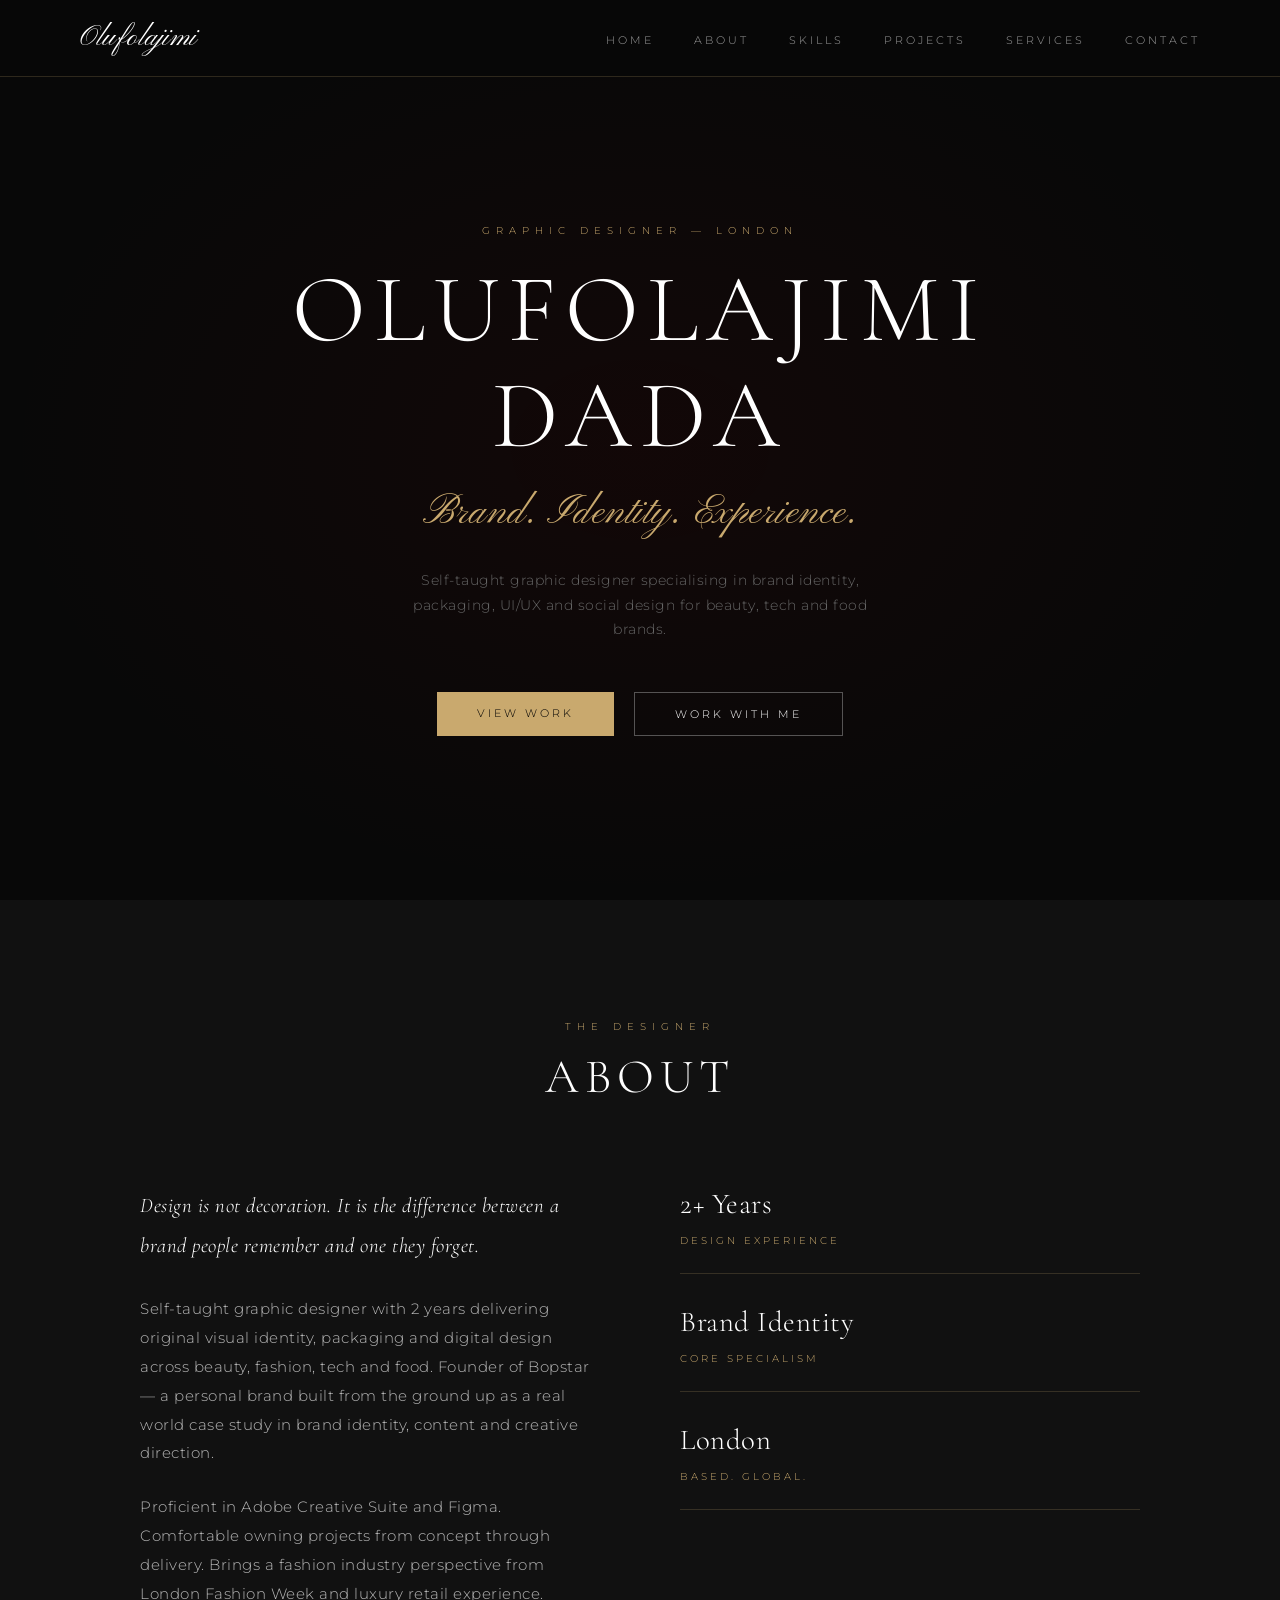
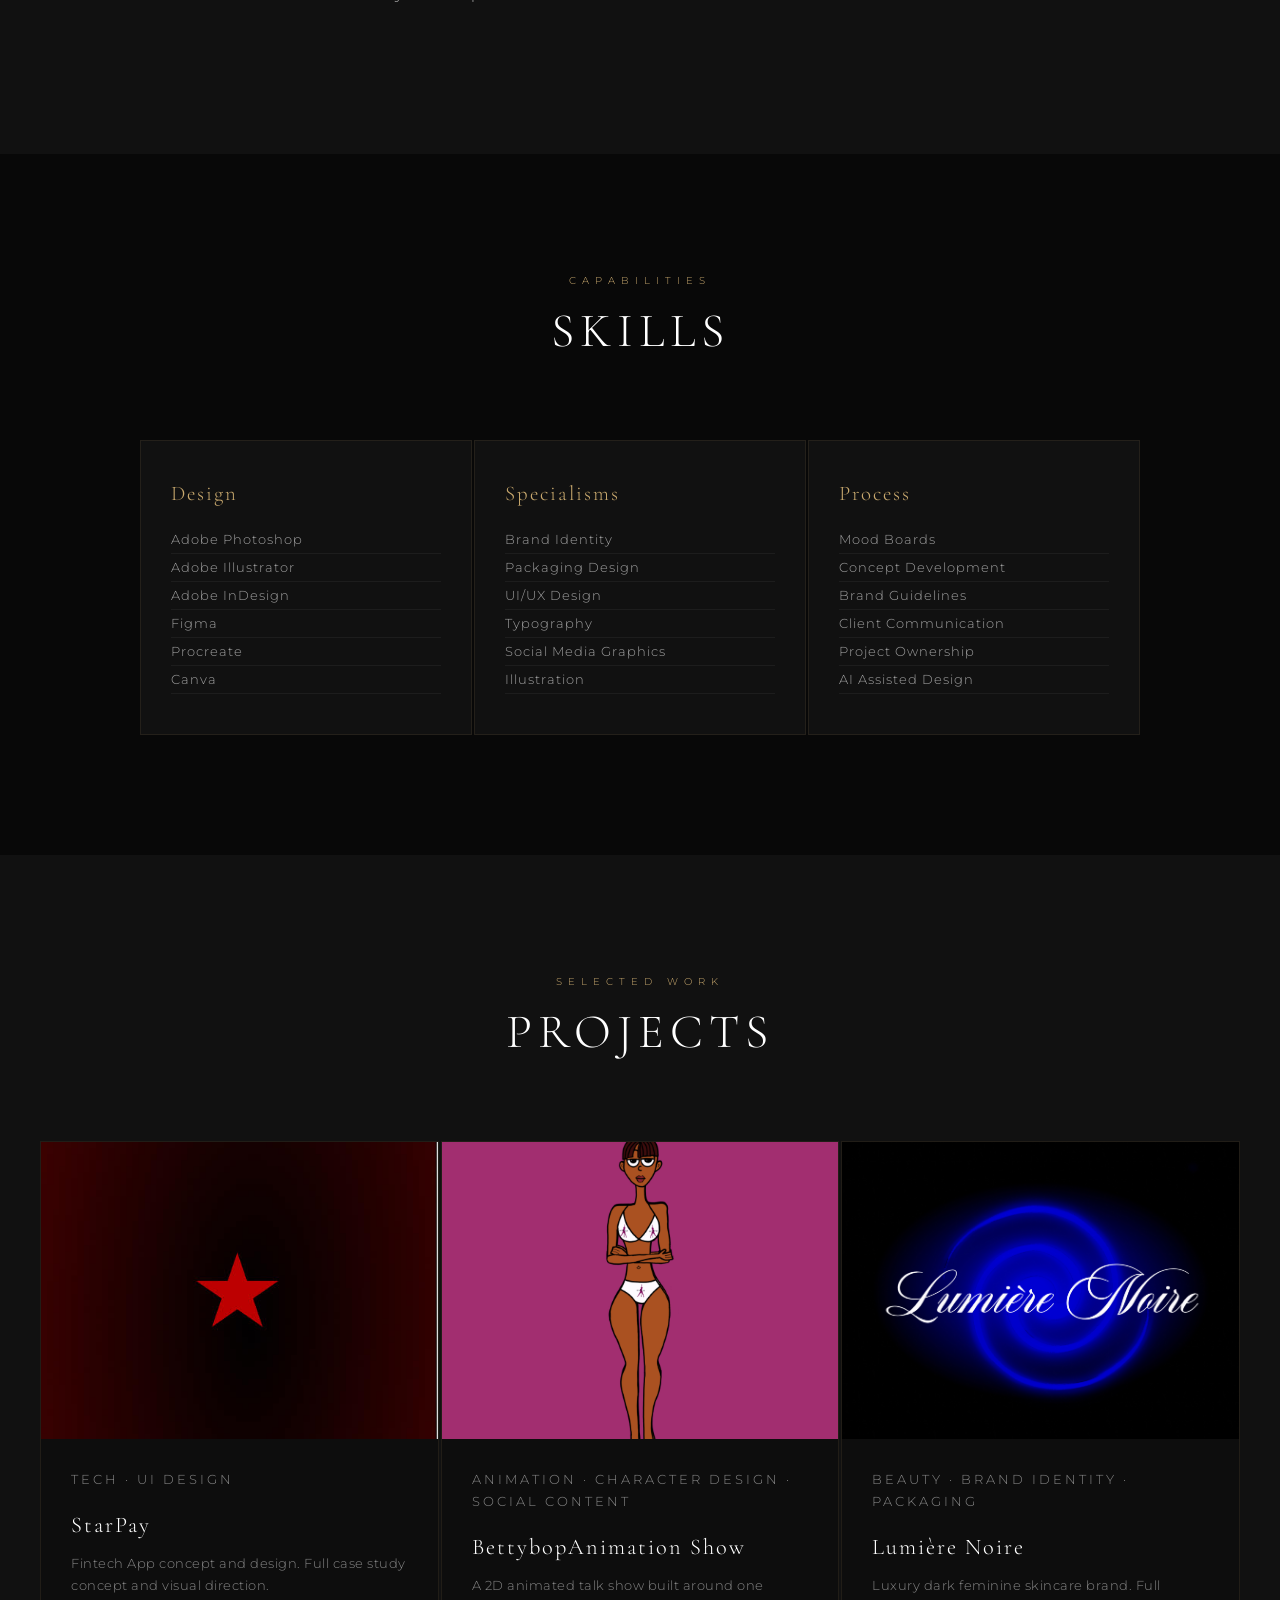
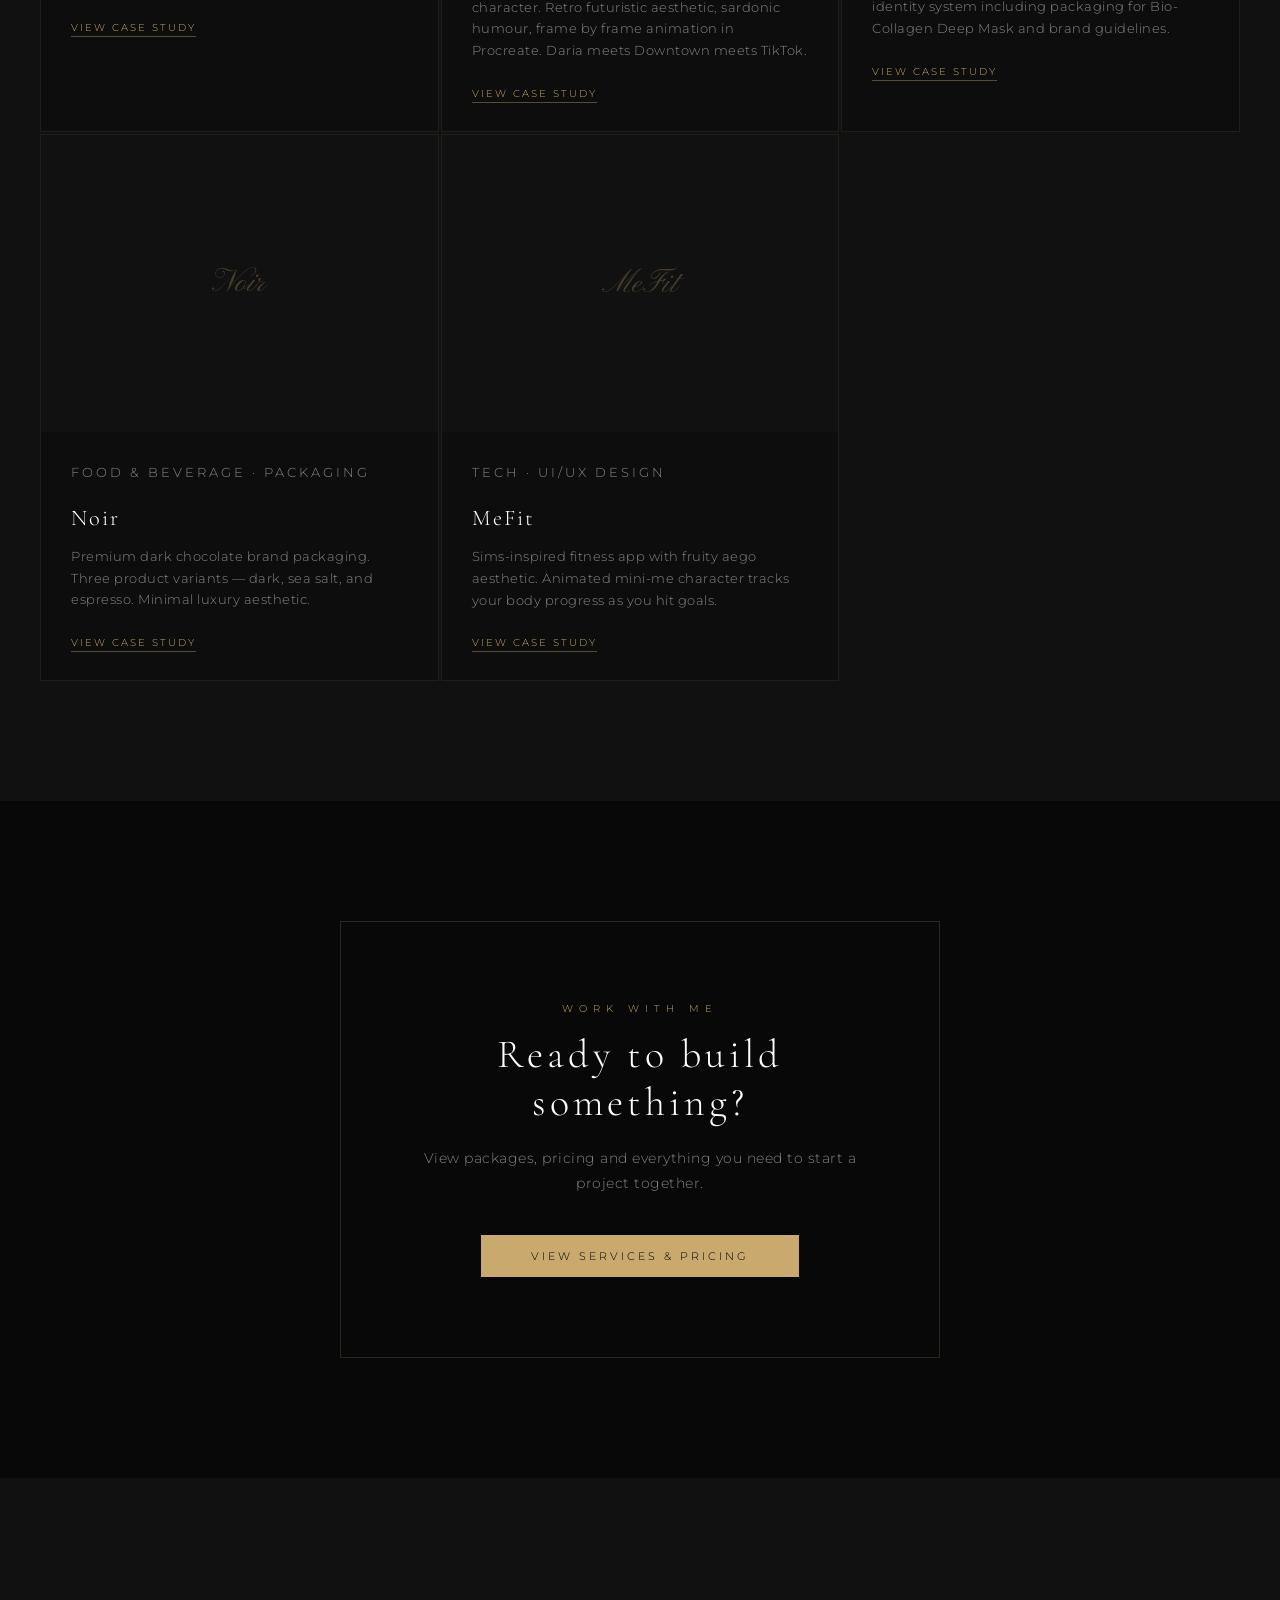
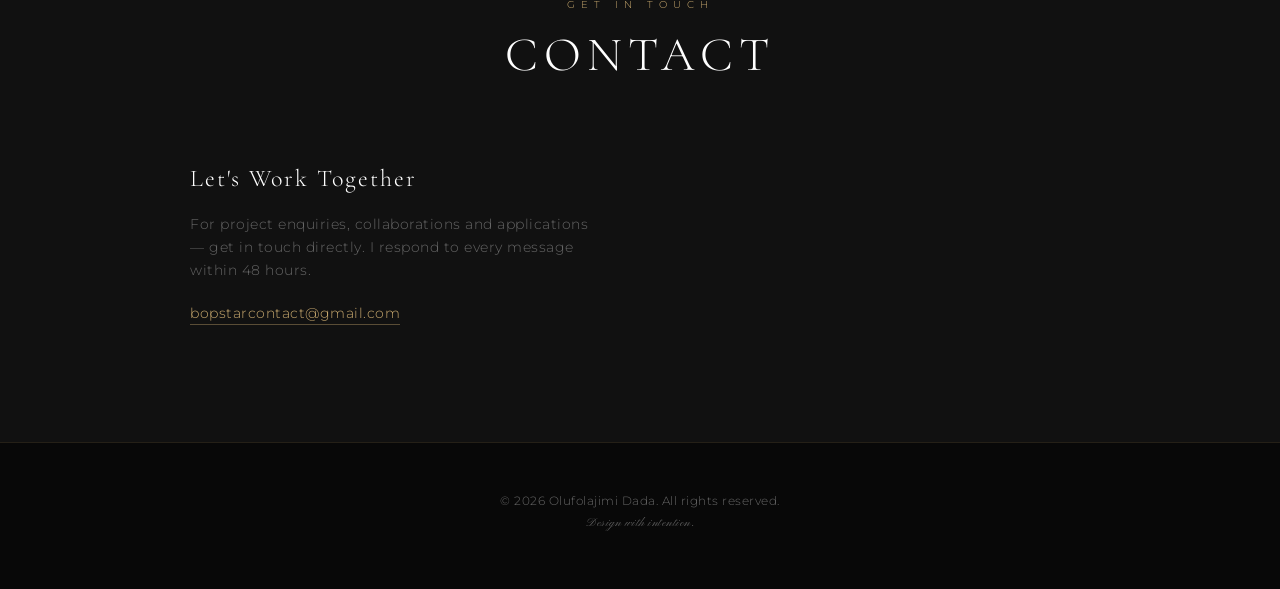
<file: index.html>
<!DOCTYPE html>
<html lang="en">
<head>
    <meta charset="UTF-8">
    <meta name="viewport" content="width=device-width, initial-scale=1.0">
    <title>Olufolajimi Dada — Graphic Designer</title>
    <link href="https://fonts.googleapis.com/css2?family=Pinyon+Script&family=Cormorant+Garamond:ital,wght@0,300;0,400;1,300;1,400&family=Montserrat:wght@200;300;400&display=swap" rel="stylesheet">
    <style>
        * { margin: 0; padding: 0; box-sizing: border-box; }

        :root {
            --black: #080808;
            --dark: #0d0d0d;
            --dark2: #111111;
            --gold: #c9a96e;
            --red: #8b0000;
            --red-bright: #c0392b;
            --white: #ffffff;
            --gray: #666666;
            --light-gray: #999999;
        }

        html { scroll-behavior: smooth; }

        body {
            font-family: 'Montserrat', sans-serif;
            background: var(--black);
            color: var(--white);
            font-weight: 300;
            letter-spacing: 0.5px;
            overflow-x: hidden;
        }

        /* NAV */
        .navbar {
            position: fixed;
            top: 0;
            width: 100%;
            background: rgba(8,8,8,0.95);
            backdrop-filter: blur(20px);
            z-index: 1000;
            border-bottom: 1px solid rgba(201,169,110,0.2);
        }

        .nav-container {
            max-width: 1200px;
            margin: 0 auto;
            padding: 20px 40px;
            display: flex;
            justify-content: space-between;
            align-items: center;
        }

        .nav-logo {
            font-family: 'Pinyon Script', cursive;
            font-size: 1.8rem;
            color: var(--white);
        }

        .nav-menu {
            display: flex;
            list-style: none;
            gap: 40px;
        }

        .nav-menu a {
            color: rgba(255,255,255,0.6);
            text-decoration: none;
            font-size: 0.7rem;
            letter-spacing: 3px;
            text-transform: uppercase;
            transition: color 0.3s;
        }

        .nav-menu a:hover { color: var(--gold); }

        /* HERO */
        .hero {
            min-height: 100vh;
            display: flex;
            align-items: center;
            justify-content: center;
            text-align: center;
            padding: 140px 40px 80px;
            background: var(--black);
            position: relative;
        }

        .hero::before {
            content: '';
            position: absolute;
            top: 0; left: 0;
            width: 100%; height: 100%;
            background: radial-gradient(ellipse at center, rgba(139,0,0,0.08) 0%, transparent 70%);
        }

        .hero-content { position: relative; z-index: 1; }

        .hero-pre {
            font-size: 0.65rem;
            letter-spacing: 6px;
            color: var(--gold);
            text-transform: uppercase;
            margin-bottom: 20px;
        }

        .hero h1 {
            font-family: 'Cormorant Garamond', serif;
            font-size: clamp(3rem, 8vw, 6rem);
            font-weight: 300;
            letter-spacing: 8px;
            line-height: 1.1;
            margin-bottom: 20px;
        }

        .hero-sub {
            font-family: 'Pinyon Script', cursive;
            font-size: clamp(1.5rem, 4vw, 2.5rem);
            color: var(--gold);
            margin-bottom: 30px;
        }

        .hero-desc {
            font-size: 0.85rem;
            color: var(--gray);
            max-width: 500px;
            margin: 0 auto 50px;
            line-height: 1.8;
        }

        .hero-btns {
            display: flex;
            gap: 20px;
            justify-content: center;
            flex-wrap: wrap;
        }

        .btn {
            padding: 14px 40px;
            font-size: 0.7rem;
            letter-spacing: 3px;
            text-transform: uppercase;
            text-decoration: none;
            transition: all 0.3s;
            font-family: 'Montserrat', sans-serif;
            cursor: pointer;
            border: none;
        }

        .btn-primary { background: var(--gold); color: #000; }
        .btn-primary:hover { background: var(--white); }
        .btn-secondary { background: transparent; color: var(--white); border: 1px solid rgba(255,255,255,0.3); }
        .btn-secondary:hover { border-color: var(--gold); color: var(--gold); }

        /* SECTIONS */
        section { padding: 120px 40px; }

        .container { max-width: 1200px; margin: 0 auto; }

        .section-pre {
            text-align: center;
            font-size: 0.65rem;
            letter-spacing: 6px;
            color: var(--gold);
            text-transform: uppercase;
            margin-bottom: 15px;
        }

        .section-title {
            font-family: 'Cormorant Garamond', serif;
            font-size: clamp(2rem, 5vw, 3rem);
            text-align: center;
            font-weight: 300;
            letter-spacing: 6px;
            text-transform: uppercase;
            margin-bottom: 80px;
        }

        /* ABOUT */
        .about { background: var(--dark2); }

        .about-grid {
            display: grid;
            grid-template-columns: 1fr 1fr;
            gap: 80px;
            align-items: start;
            max-width: 1000px;
            margin: 0 auto;
        }

        .about-text p {
            color: rgba(255,255,255,0.7);
            font-size: 0.95rem;
            line-height: 1.9;
            margin-bottom: 25px;
        }

        .about-text .lead {
            font-family: 'Cormorant Garamond', serif;
            font-size: 1.3rem;
            font-style: italic;
            color: var(--white);
            margin-bottom: 30px;
        }

        .about-stats { display: flex; flex-direction: column; gap: 30px; }

        .stat { border-bottom: 1px solid rgba(201,169,110,0.2); padding-bottom: 25px; }
        .stat-number { display: block; font-family: 'Cormorant Garamond', serif; font-size: 1.8rem; font-weight: 300; color: var(--white); margin-bottom: 8px; }
        .stat-label { font-size: 0.65rem; color: var(--gold); text-transform: uppercase; letter-spacing: 3px; }

        /* SKILLS */
        .skills { background: var(--black); }

        .skills-grid {
            display: grid;
            grid-template-columns: repeat(auto-fit, minmax(250px, 1fr));
            gap: 2px;
            max-width: 1000px;
            margin: 0 auto;
        }

        .skill-card {
            background: var(--dark2);
            padding: 40px 30px;
            border: 1px solid rgba(201,169,110,0.1);
            transition: border-color 0.3s;
        }

        .skill-card:hover { border-color: rgba(201,169,110,0.4); }

        .skill-card h3 {
            font-family: 'Cormorant Garamond', serif;
            font-size: 1.3rem;
            font-weight: 300;
            color: var(--gold);
            margin-bottom: 20px;
            letter-spacing: 2px;
        }

        .skill-card ul { list-style: none; }
        .skill-card ul li {
            font-size: 0.8rem;
            color: rgba(255,255,255,0.6);
            padding: 6px 0;
            border-bottom: 1px solid rgba(255,255,255,0.05);
            letter-spacing: 1px;
        }

        /* PROJECTS */
        .projects { background: var(--dark2); }

        .projects-grid {
            display: grid;
            grid-template-columns: repeat(auto-fit, minmax(320px, 1fr));
            gap: 2px;
        }

        .project-card {
            background: var(--dark);
            border: 1px solid rgba(201,169,110,0.1);
            overflow: hidden;
            transition: border-color 0.3s;
        }

        .project-card:hover { border-color: rgba(201,169,110,0.4); }

        .project-img {
            aspect-ratio: 4/3;
            background: var(--dark2);
            display: flex;
            align-items: center;
            justify-content: center;
            overflow: hidden;
        }

        .project-img img { width: 100%; height: 100%; object-fit: cover; }

        .project-placeholder {
            font-family: 'Pinyon Script', cursive;
            font-size: 2rem;
            color: rgba(201,169,110,0.3);
        }

        .project-info { padding: 30px; }

        .project-tag {
            font-size: 0.6rem;
            letter-spacing: 3px;
            color: var(--gold);
            text-transform: uppercase;
            margin-bottom: 10px;
        }

        .project-info h3 {
            font-family: 'Cormorant Garamond', serif;
            font-size: 1.4rem;
            font-weight: 300;
            margin-bottom: 15px;
            letter-spacing: 2px;
        }

        .project-info p {
            font-size: 0.8rem;
            color: rgba(255,255,255,0.5);
            line-height: 1.7;
            margin-bottom: 20px;
        }

        .project-link {
            font-size: 0.65rem;
            letter-spacing: 2px;
            color: var(--gold);
            text-decoration: none;
            text-transform: uppercase;
            border-bottom: 1px solid rgba(201,169,110,0.4);
            padding-bottom: 2px;
        }

        /* SERVICES */
        .services { background: var(--black); }

        .services-intro {
            text-align: center;
            max-width: 600px;
            margin: -40px auto 80px;
            font-family: 'Cormorant Garamond', serif;
            font-size: 1.1rem;
            font-style: italic;
            color: rgba(255,255,255,0.6);
            line-height: 1.8;
        }

        .packages-grid {
            display: grid;
            grid-template-columns: repeat(auto-fit, minmax(300px, 1fr));
            gap: 2px;
            margin-bottom: 80px;
        }

        .package-card {
            background: var(--dark2);
            border: 1px solid rgba(201,169,110,0.15);
            padding: 50px 40px;
            transition: border-color 0.3s;
            position: relative;
        }

        .package-card:hover { border-color: rgba(201,169,110,0.5); }

        .package-card.featured {
            border-color: var(--gold);
            background: linear-gradient(135deg, rgba(201,169,110,0.05) 0%, var(--dark2) 100%);
        }

        .package-badge {
            position: absolute;
            top: -1px;
            left: 50%;
            transform: translateX(-50%);
            background: var(--gold);
            color: #000;
            font-size: 0.6rem;
            letter-spacing: 2px;
            padding: 5px 16px;
            text-transform: uppercase;
            white-space: nowrap;
        }

        .package-name {
            font-size: 0.65rem;
            letter-spacing: 4px;
            color: var(--gold);
            text-transform: uppercase;
            margin-bottom: 10px;
        }

        .package-title {
            font-family: 'Cormorant Garamond', serif;
            font-size: 1.8rem;
            font-weight: 300;
            margin-bottom: 5px;
            letter-spacing: 2px;
        }

        .package-price {
            font-size: 2rem;
            font-weight: 200;
            color: var(--white);
            margin: 20px 0 5px;
            letter-spacing: 2px;
        }

        .package-turnaround {
            font-size: 0.7rem;
            color: var(--gray);
            letter-spacing: 1px;
            margin-bottom: 30px;
        }

        .package-desc {
            font-family: 'Cormorant Garamond', serif;
            font-size: 0.95rem;
            font-style: italic;
            color: rgba(255,255,255,0.6);
            line-height: 1.7;
            margin-bottom: 30px;
            padding-bottom: 30px;
            border-bottom: 1px solid rgba(201,169,110,0.15);
        }

        .package-features { list-style: none; margin-bottom: 40px; }

        .package-features li {
            font-size: 0.78rem;
            color: rgba(255,255,255,0.7);
            padding: 8px 0;
            border-bottom: 1px solid rgba(255,255,255,0.04);
            letter-spacing: 0.5px;
            display: flex;
            gap: 10px;
            align-items: flex-start;
        }

        .package-features li::before {
            content: '—';
            color: var(--gold);
            flex-shrink: 0;
        }

        /* ADDONS */
        .addons-section { margin-bottom: 80px; }

        .addons-header {
            text-align: center;
            margin-bottom: 40px;
        }

        .addons-header h3 {
            font-family: 'Cormorant Garamond', serif;
            font-size: 1.8rem;
            font-weight: 300;
            letter-spacing: 4px;
            margin-bottom: 10px;
        }

        .addons-header p {
            font-size: 0.8rem;
            color: var(--gray);
        }

        .addons-grid {
            display: grid;
            grid-template-columns: repeat(auto-fit, minmax(200px, 1fr));
            gap: 2px;
        }

        .addon-item {
            background: var(--dark2);
            border: 1px solid rgba(201,169,110,0.1);
            padding: 25px;
            display: flex;
            justify-content: space-between;
            align-items: center;
            transition: border-color 0.3s;
        }

        .addon-item:hover { border-color: rgba(201,169,110,0.3); }

        .addon-name {
            font-size: 0.75rem;
            color: rgba(255,255,255,0.7);
            letter-spacing: 0.5px;
        }

        .addon-price {
            font-size: 0.8rem;
            color: var(--gold);
            font-weight: 300;
            white-space: nowrap;
            margin-left: 10px;
        }

        /* HOW IT WORKS */
        .how-it-works {
            max-width: 800px;
            margin: 0 auto 80px;
            text-align: center;
        }

        .how-it-works h3 {
            font-family: 'Cormorant Garamond', serif;
            font-size: 1.8rem;
            font-weight: 300;
            letter-spacing: 4px;
            margin-bottom: 10px;
        }

        .how-it-works p {
            font-size: 0.8rem;
            color: var(--gray);
            margin-bottom: 40px;
        }

        .steps-grid {
            display: grid;
            grid-template-columns: repeat(5, 1fr);
            gap: 2px;
        }

        .step {
            background: var(--dark2);
            border: 1px solid rgba(201,169,110,0.1);
            padding: 30px 20px;
            text-align: center;
        }

        .step-num {
            font-family: 'Cormorant Garamond', serif;
            font-size: 2rem;
            color: rgba(201,169,110,0.3);
            display: block;
            margin-bottom: 10px;
        }

        .step-title {
            font-size: 0.65rem;
            letter-spacing: 2px;
            color: var(--gold);
            text-transform: uppercase;
            margin-bottom: 8px;
        }

        .step p {
            font-size: 0.72rem;
            color: rgba(255,255,255,0.5);
            line-height: 1.6;
        }

        .services-cta {
            text-align: center;
            padding: 60px 40px;
            background: var(--dark2);
            border: 1px solid rgba(201,169,110,0.2);
            max-width: 700px;
            margin: 0 auto;
        }

        .services-cta h3 {
            font-family: 'Pinyon Script', cursive;
            font-size: 2.5rem;
            color: var(--gold);
            margin-bottom: 15px;
        }

        .services-cta p {
            font-size: 0.8rem;
            color: var(--gray);
            margin-bottom: 30px;
        }

        /* CONTACT */
        .contact { background: var(--dark2); }

        .contact-grid {
            display: grid;
            grid-template-columns: 1fr 1fr;
            gap: 80px;
            max-width: 900px;
            margin: 0 auto;
        }

        .contact-info h3 {
            font-family: 'Cormorant Garamond', serif;
            font-size: 1.5rem;
            font-weight: 300;
            margin-bottom: 20px;
            letter-spacing: 2px;
        }

        .contact-info p { font-size: 0.85rem; color: var(--gray); margin-bottom: 20px; line-height: 1.7; }

        .contact-email {
            color: var(--gold);
            text-decoration: none;
            font-size: 0.85rem;
            border-bottom: 1px solid rgba(201,169,110,0.4);
            padding-bottom: 3px;
        }

        .social-links { display: grid; grid-template-columns: 1fr 1fr; gap: 10px; }

        .social-link {
            padding: 20px;
            background: var(--dark);
            border: 1px solid rgba(201,169,110,0.15);
            text-align: center;
            color: rgba(255,255,255,0.6);
            text-decoration: none;
            font-size: 0.7rem;
            letter-spacing: 2px;
            text-transform: uppercase;
            transition: all 0.3s;
        }

        .social-link:hover { border-color: var(--gold); color: var(--gold); }

        /* FOOTER */
        .footer {
            background: var(--black);
            padding: 50px 40px;
            text-align: center;
            border-top: 1px solid rgba(201,169,110,0.15);
        }

        .footer p { font-size: 0.75rem; color: var(--gray); margin-bottom: 8px; }

        .footer-script {
            font-family: 'Pinyon Script', cursive;
            font-size: 1.3rem;
            color: rgba(201,169,110,0.4);
        }

        /* RESPONSIVE */
        @media (max-width: 768px) {
            section { padding: 80px 25px; }
            .nav-container { padding: 18px 25px; }
            .nav-menu { display: none; }
            .about-grid, .contact-grid { grid-template-columns: 1fr; gap: 50px; }
            .steps-grid { grid-template-columns: 1fr; }
            .packages-grid { grid-template-columns: 1fr; }
        }
    </style>
</head>
<body>

    <!-- NAV -->
    <nav class="navbar">
        <div class="nav-container">
            <div class="nav-logo">Olufolajimi</div>
            <ul class="nav-menu">
                <li><a href="#home">Home</a></li>
                <li><a href="#about">About</a></li>
                <li><a href="#skills">Skills</a></li>
                <li><a href="#projects">Projects</a></li>
                <li><a href="#services">Services</a></li>
                <li><a href="#contact">Contact</a></li>
            </ul>
        </div>
    </nav>

    <!-- HERO -->
    <section id="home" class="hero">
        <div class="hero-content">
            <p class="hero-pre">Graphic Designer — London</p>
            <h1>OLUFOLAJIMI<br>DADA</h1>
            <p class="hero-sub">Brand. Identity. Experience.</p>
            <p class="hero-desc">Self-taught graphic designer specialising in brand identity, packaging, UI/UX and social design for beauty, tech and food brands.</p>
            <div class="hero-btns">
                <a href="#projects" class="btn btn-primary">View Work</a>
                <a href="#services" class="btn btn-secondary">Work With Me</a>
            </div>
        </div>
    </section>

    <!-- ABOUT -->
    <section id="about" class="about">
        <div class="container">
            <p class="section-pre">The Designer</p>
            <h2 class="section-title">About</h2>
            <div class="about-grid">
                <div class="about-text">
                    <p class="lead">Design is not decoration. It is the difference between a brand people remember and one they forget.</p>
                    <p>Self-taught graphic designer with 2 years delivering original visual identity, packaging and digital design across beauty, fashion, tech and food. Founder of Bopstar — a personal brand built from the ground up as a real world case study in brand identity, content and creative direction.</p>
                    <p>Proficient in Adobe Creative Suite and Figma. Comfortable owning projects from concept through delivery. Brings a fashion industry perspective from London Fashion Week and luxury retail experience.</p>
                </div>
                <div class="about-stats">
                    <div class="stat"><span class="stat-number">2+ Years</span><span class="stat-label">Design Experience</span></div>
                    <div class="stat"><span class="stat-number">Brand Identity</span><span class="stat-label">Core Specialism</span></div>
                    <div class="stat"><span class="stat-number">London</span><span class="stat-label">Based. Global.</span></div>
                </div>
            </div>
        </div>
    </section>

    <!-- SKILLS -->
    <section id="skills" class="skills">
        <div class="container">
            <p class="section-pre">Capabilities</p>
            <h2 class="section-title">Skills</h2>
            <div class="skills-grid">
                <div class="skill-card">
                    <h3>Design</h3>
                    <ul>
                        <li>Adobe Photoshop</li>
                        <li>Adobe Illustrator</li>
                        <li>Adobe InDesign</li>
                        <li>Figma</li>
                        <li>Procreate</li>
                        <li>Canva</li>
                    </ul>
                </div>
                <div class="skill-card">
                    <h3>Specialisms</h3>
                    <ul>
                        <li>Brand Identity</li>
                        <li>Packaging Design</li>
                        <li>UI/UX Design</li>
                        <li>Typography</li>
                        <li>Social Media Graphics</li>
                        <li>Illustration</li>
                    </ul>
                </div>
                <div class="skill-card">
                    <h3>Process</h3>
                    <ul>
                        <li>Mood Boards</li>
                        <li>Concept Development</li>
                        <li>Brand Guidelines</li>
                        <li>Client Communication</li>
                        <li>Project Ownership</li>
                        <li>AI Assisted Design</li>
                    </ul>
                </div>
            </div>
        </div>
    </section>

    <!-- PROJECTS -->
    <section id="projects" class="projects">
        <div class="container">
            <p class="section-pre">Selected Work</p>
            <h2 class="section-title">Projects</h2>
            <div class="projects-grid">

                <div class="project-card">
                    <div class="project-img">
                        <img src="images/starpay.jpg" alt="StarPay">
                    </div>
                    <div class="project-info">
                        <p class="project-tag">Tech · UI Design</p>
                        <h3>StarPay</h3>
                        <p>Fintech App concept and design. Full case study concept and visual direction.</p>
                        <a href="starpay.html" class="project-link">View Case Study</a>
                    </div>
                </div>

                <div class="project-card">
                    <div class="project-img">
                        <img src="images/project1.png" alt="BettyAnimation Show">
                    </div>
                    <div class="project-info">
                        <p class="project-tag">Animation · Character Design · Social Content</p>
                        <h3>BettybopAnimation Show</h3>
                        <p>A 2D animated talk show built around one character. Retro futuristic aesthetic, sardonic humour, frame by frame animation in Procreate. Daria meets Downtown meets TikTok.</p>
                        <a href="bettybop-animation.html" class="project-link">View Case Study</a>
                    </div>
                </div>

                <div class="project-card">
                    <div class="project-img">
                        <img src="images/lumiere-noirecover.jpeg" alt="Lumière Noire">
                    </div>
                    <div class="project-info">
                        <p class="project-tag">Beauty · Brand Identity · Packaging</p>
                        <h3>Lumière Noire</h3>
                        <p>Luxury dark feminine skincare brand. Full identity system including packaging for Bio-Collagen Deep Mask and brand guidelines.</p>
                        <a href="lumiere-noire.html" class="project-link">View Case Study</a>
                    </div>
                </div>

                <div class="project-card">
                    <div class="project-img">
                        <span class="project-placeholder">Noir</span>
                    </div>
                    <div class="project-info">
                        <p class="project-tag">Food & Beverage · Packaging</p>
                        <h3>Noir</h3>
                        <p>Premium dark chocolate brand packaging. Three product variants — dark, sea salt, and espresso. Minimal luxury aesthetic.</p>
                        <a href="#" class="project-link">View Case Study</a>
                    </div>
                </div>

                <div class="project-card">
                    <div class="project-img">
                        <span class="project-placeholder">MeFit</span>
                    </div>
                    <div class="project-info">
                        <p class="project-tag">Tech · UI/UX Design</p>
                        <h3>MeFit</h3>
                        <p>Sims-inspired fitness app with fruity aego aesthetic. Animated mini-me character tracks your body progress as you hit goals.</p>
                        <a href="#" class="project-link">View Case Study</a>
                    </div>
                </div>


                

            </div>
        </div>
    </section>

            <!-- CTA -->
             <!-- SERVICES CTA -->
<section id="services" style="padding:120px 40px;background:var(--black);text-align:center;">
    <div style="max-width:600px;margin:0 auto;border:1px solid rgba(201,169,110,0.2);padding:80px 60px;">
        <p style="font-size:0.65rem;letter-spacing:6px;color:var(--gold);text-transform:uppercase;margin-bottom:15px;">Work With Me</p>
        <h2 style="font-family:'Cormorant Garamond',serif;font-size:2.5rem;font-weight:300;letter-spacing:4px;margin-bottom:20px;">Ready to build something?</h2>
        <p style="font-size:0.85rem;color:rgba(255,255,255,0.5);line-height:1.8;margin-bottom:40px;">View packages, pricing and everything you need to start a project together.</p>
        <a href="services.html" style="display:inline-block;padding:14px 50px;background:var(--gold);color:#000;font-size:0.7rem;letter-spacing:3px;text-transform:uppercase;text-decoration:none;transition:all 0.3s;">View Services & Pricing</a>
    </div>
</section>

    <!-- CONTACT -->
    <section id="contact" class="contact">
        <div class="container">
            <p class="section-pre">Get In Touch</p>
            <h2 class="section-title">Contact</h2>
            <div class="contact-grid">
                <div class="contact-info">
                    <h3>Let's Work Together</h3>
                    <p>For project enquiries, collaborations and applications — get in touch directly. I respond to every message within 48 hours.</p>
                    <a href="mailto:bopstarcontact@gmail.com" class="contact-email">bopstarcontact@gmail.com</a>
                </div>
            </div>
        </div>
    </section>

    <!-- FOOTER -->
    <footer class="footer">
        <p>&copy; 2026 Olufolajimi Dada. All rights reserved.</p>
        <p class="footer-script">Design with intention.</p>
    </footer>

</body>
</html>
</file>
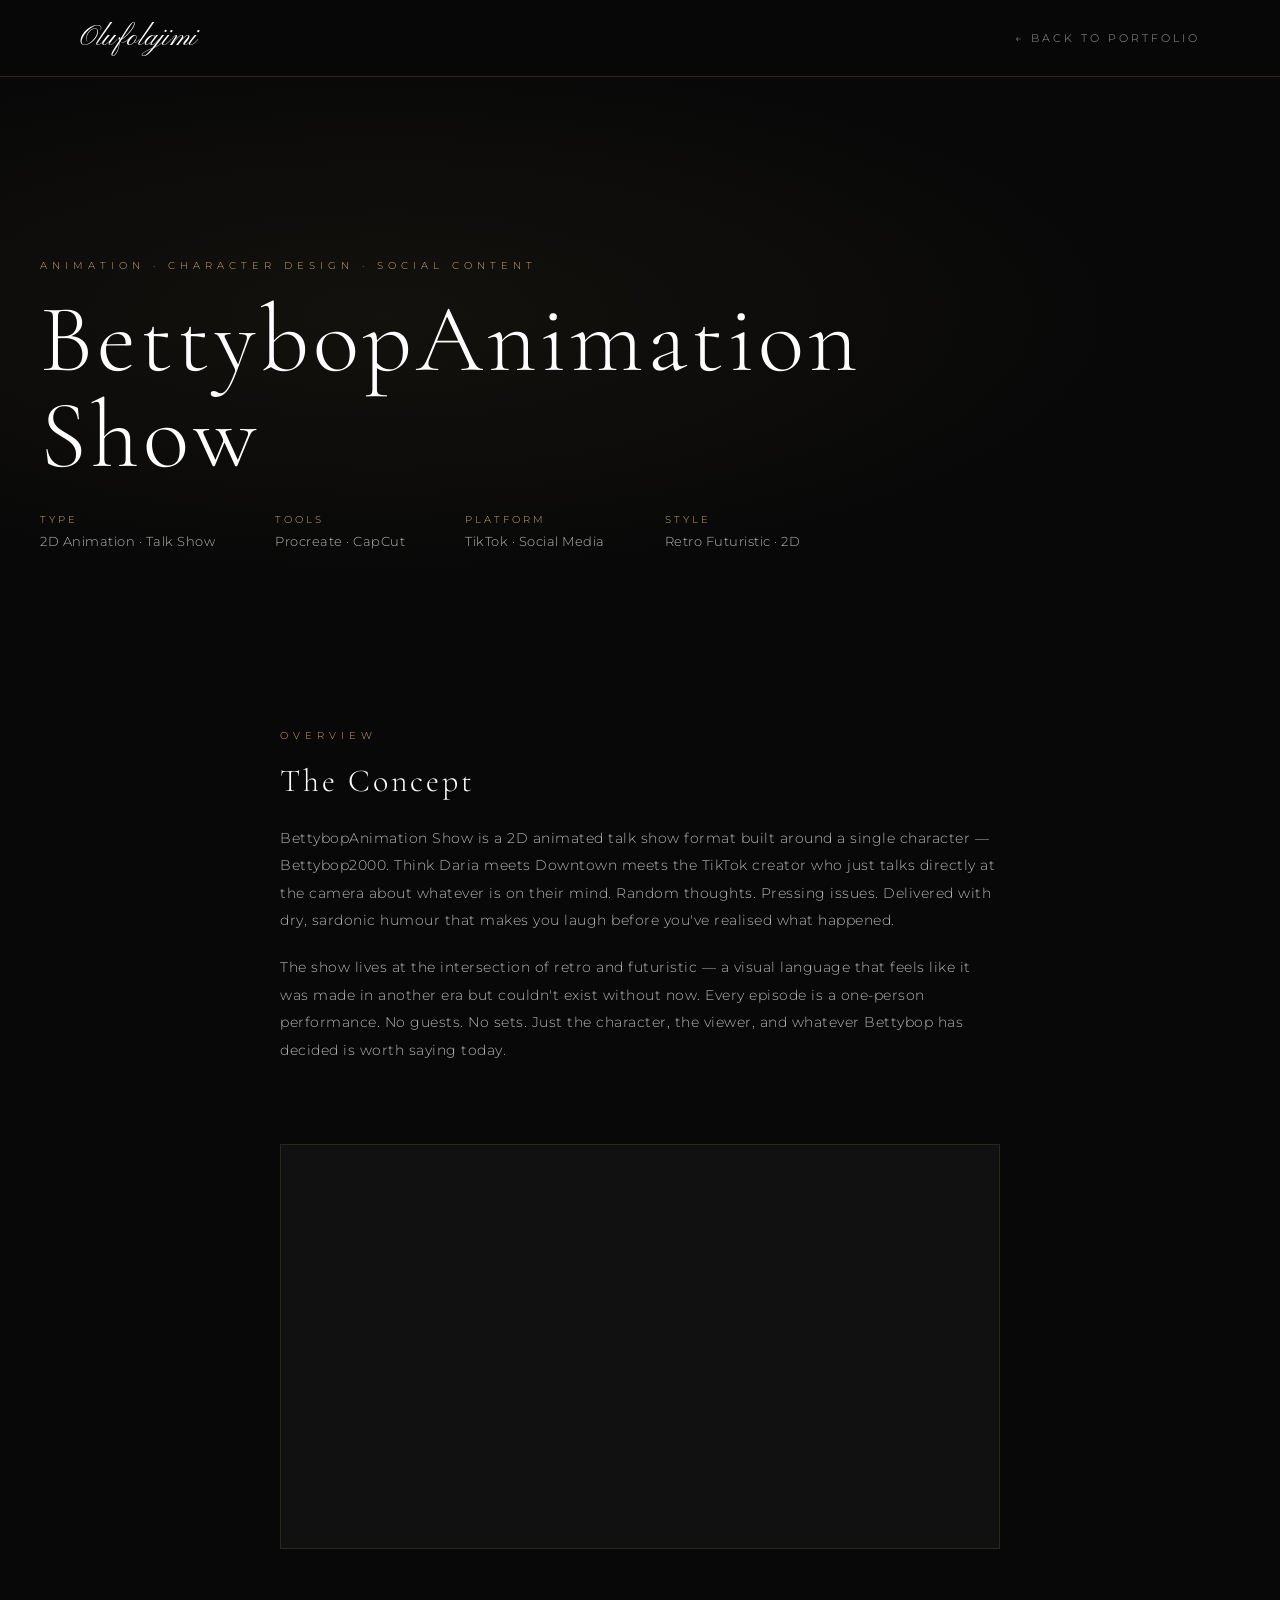
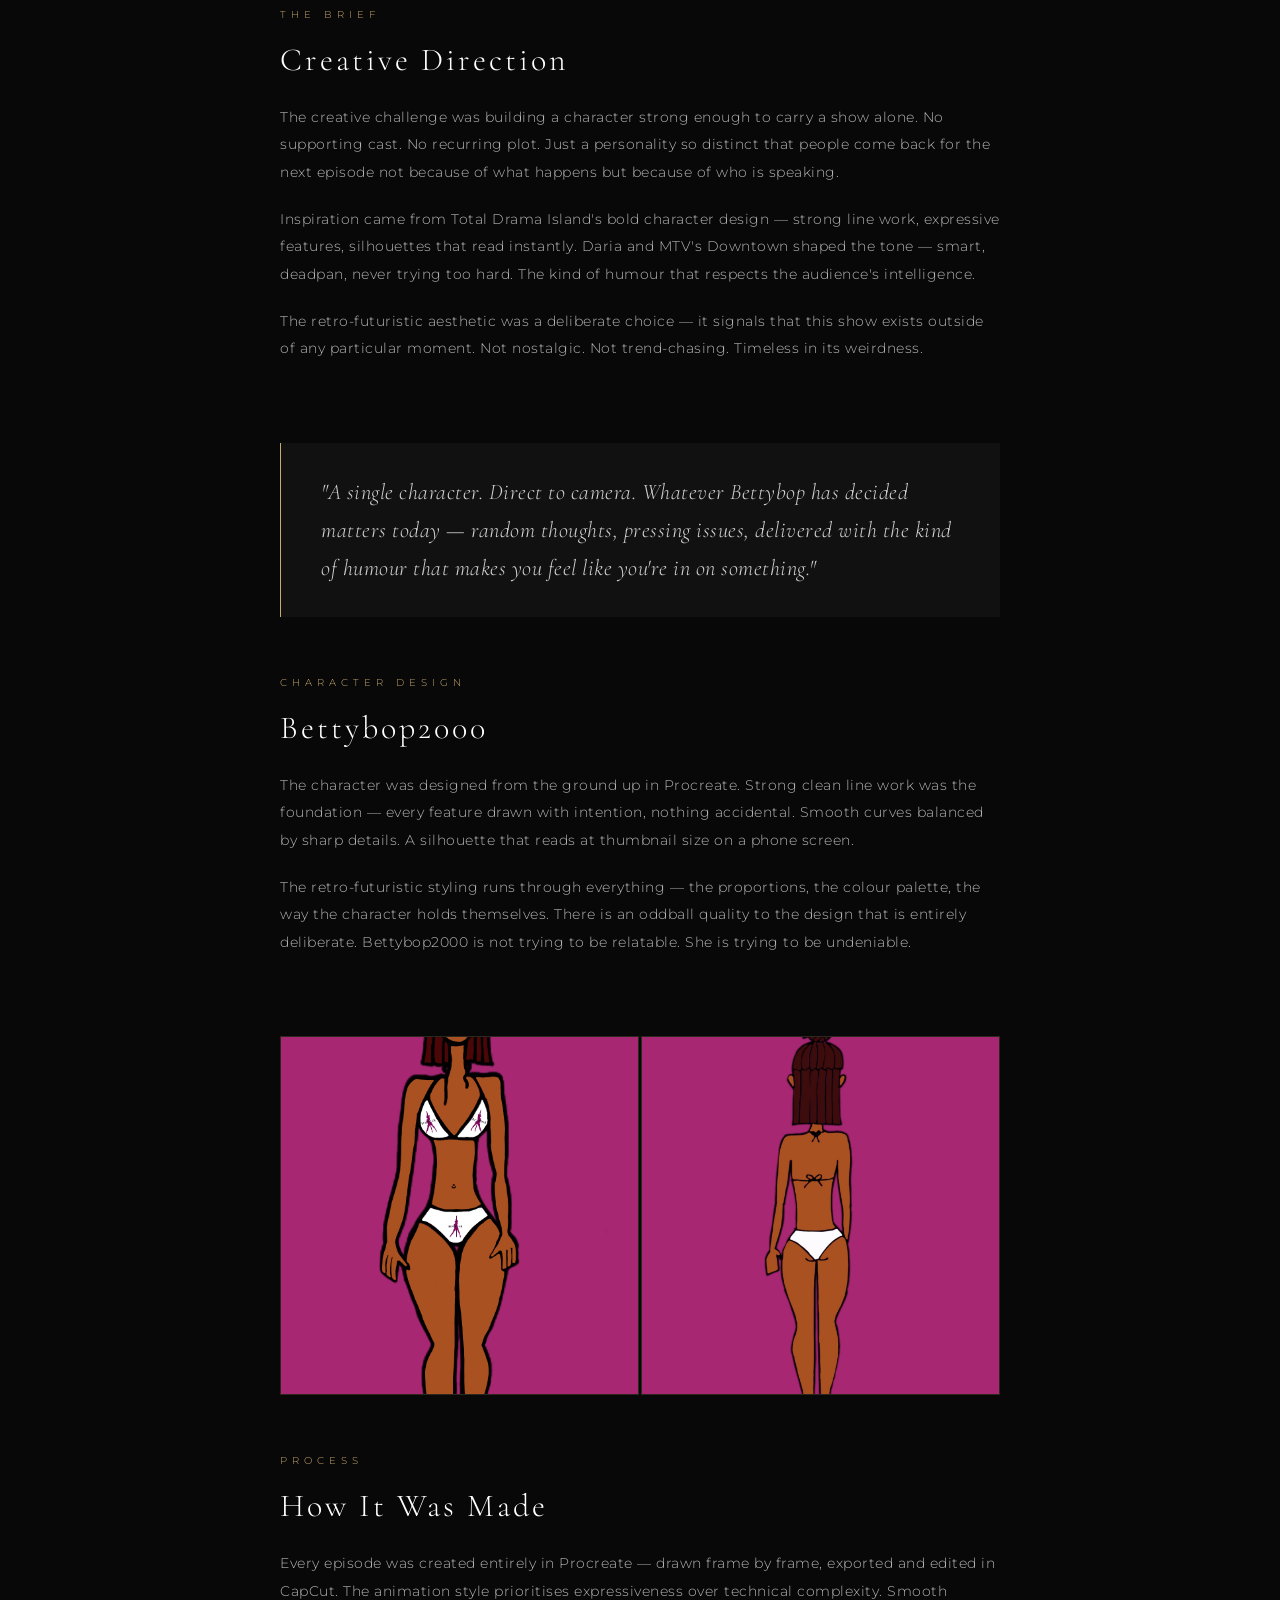
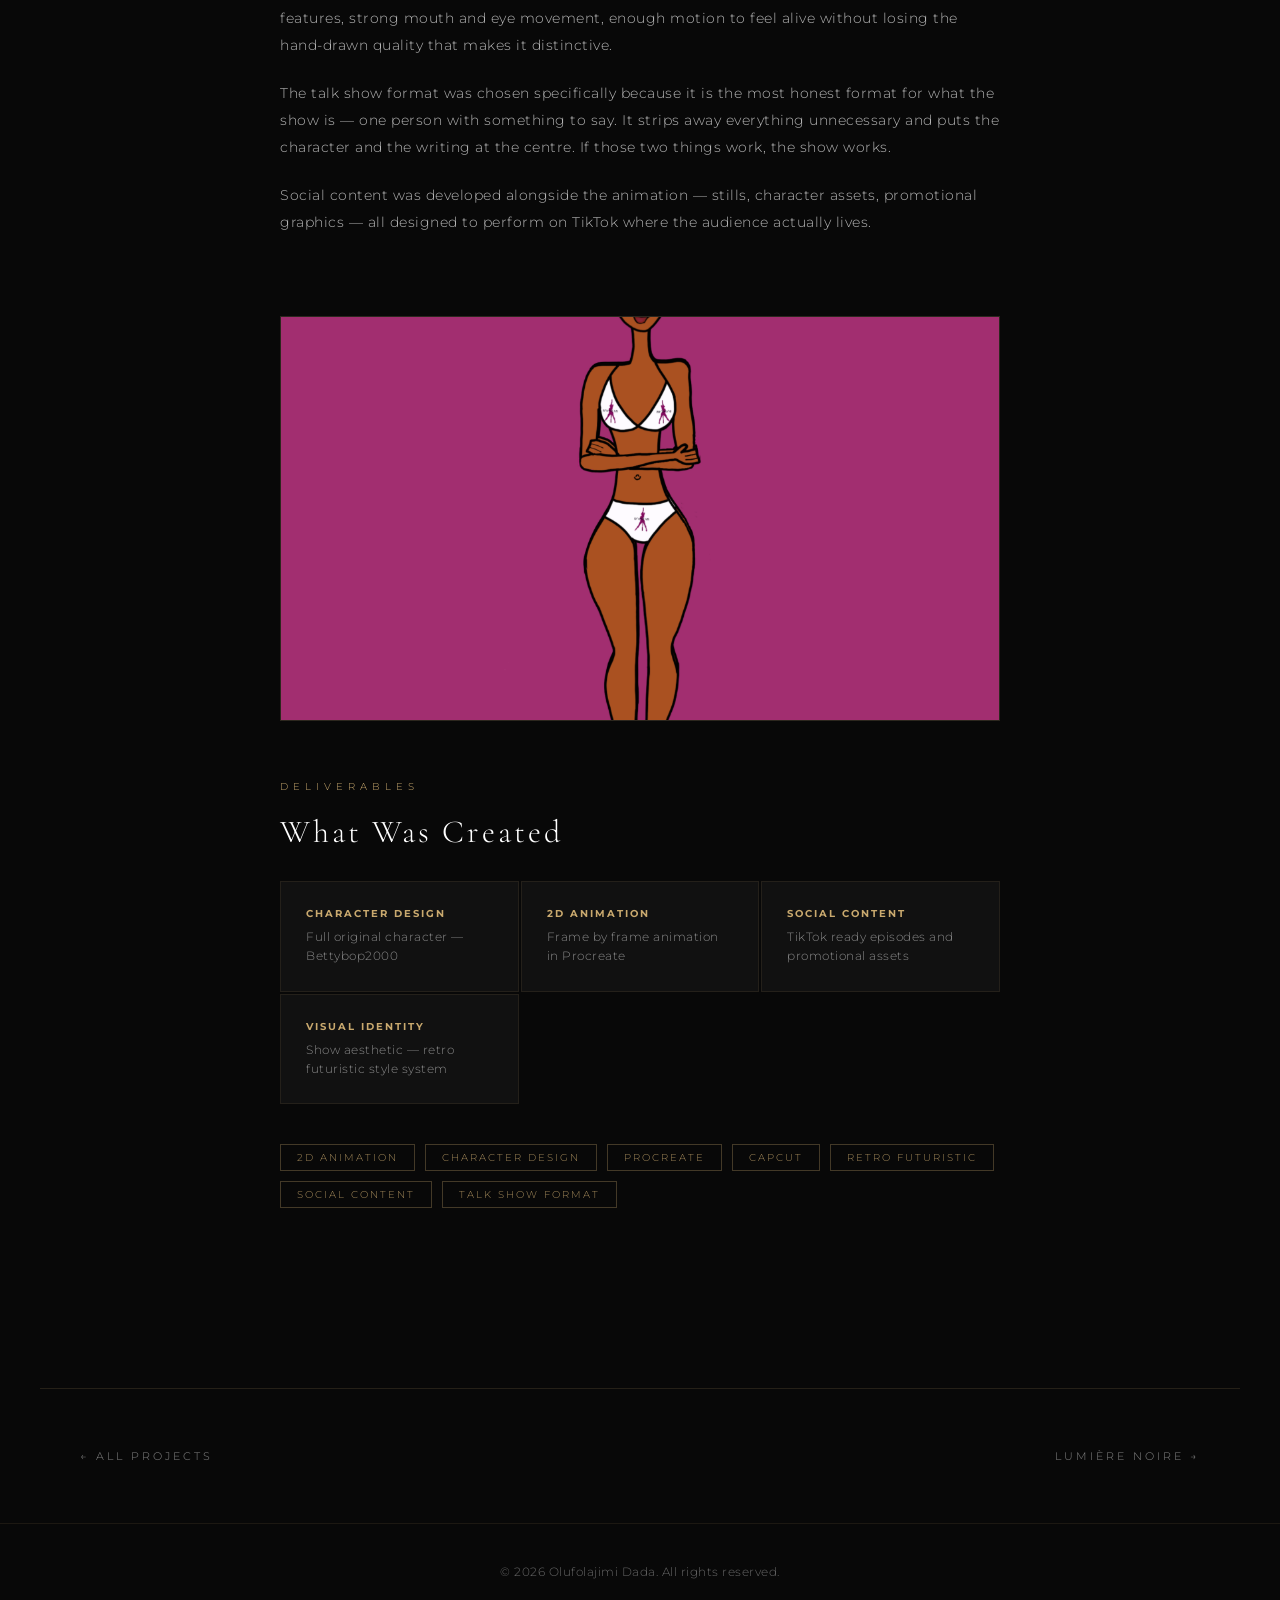
<file: bettybop-animation.html>
<!DOCTYPE html>
<html lang="en">
<head>
    <meta charset="UTF-8">
    <meta name="viewport" content="width=device-width, initial-scale=1.0">
    <title>BettybopAnimation Show — Case Study | Olufolajimi Dada</title>
    <link href="https://fonts.googleapis.com/css2?family=Pinyon+Script&family=Cormorant+Garamond:ital,wght@0,300;0,400;1,300;1,400&family=Montserrat:wght@200;300;400&display=swap" rel="stylesheet">
    <style>
        * { margin: 0; padding: 0; box-sizing: border-box; }

        :root {
            --black: #080808;
            --dark: #0d0d0d;
            --dark2: #111111;
            --gold: #c9a96e;
            --white: #ffffff;
            --gray: #666666;
        }

        html { scroll-behavior: smooth; }

        body {
            font-family: 'Montserrat', sans-serif;
            background: var(--black);
            color: var(--white);
            font-weight: 300;
            letter-spacing: 0.5px;
        }

        /* NAV */
        .navbar {
            position: fixed;
            top: 0;
            width: 100%;
            background: rgba(8,8,8,0.95);
            backdrop-filter: blur(20px);
            z-index: 1000;
            border-bottom: 1px solid rgba(201,169,110,0.2);
        }

        .nav-container {
            max-width: 1200px;
            margin: 0 auto;
            padding: 20px 40px;
            display: flex;
            justify-content: space-between;
            align-items: center;
        }

        .nav-logo {
            font-family: 'Pinyon Script', cursive;
            font-size: 1.8rem;
            color: var(--white);
            text-decoration: none;
        }

        .nav-back {
            font-size: 0.7rem;
            letter-spacing: 3px;
            text-transform: uppercase;
            color: rgba(255,255,255,0.6);
            text-decoration: none;
            transition: color 0.3s;
        }

        .nav-back:hover { color: var(--gold); }

        /* HERO */
        .case-hero {
            min-height: 70vh;
            display: flex;
            align-items: flex-end;
            padding: 140px 40px 80px;
            background: var(--black);
            position: relative;
            overflow: hidden;
        }

        .case-hero::before {
            content: '';
            position: absolute;
            top: 0; left: 0;
            width: 100%; height: 100%;
            background: radial-gradient(ellipse at 30% 50%, rgba(201,169,110,0.06) 0%, transparent 60%);
        }

        .hero-content {
            position: relative;
            z-index: 1;
            max-width: 1200px;
            margin: 0 auto;
            width: 100%;
        }

        .case-tag {
            font-size: 0.65rem;
            letter-spacing: 5px;
            color: var(--gold);
            text-transform: uppercase;
            margin-bottom: 20px;
            display: block;
        }

        .case-title {
            font-family: 'Cormorant Garamond', serif;
            font-size: clamp(3rem, 8vw, 6rem);
            font-weight: 300;
            letter-spacing: 4px;
            line-height: 1;
            margin-bottom: 30px;
        }

        .case-meta {
            display: flex;
            gap: 60px;
            flex-wrap: wrap;
        }

        .meta-item {}

        .meta-label {
            font-size: 0.6rem;
            letter-spacing: 3px;
            color: var(--gold);
            text-transform: uppercase;
            display: block;
            margin-bottom: 6px;
        }

        .meta-value {
            font-size: 0.8rem;
            color: rgba(255,255,255,0.7);
        }

        /* CONTENT */
        .case-content {
            max-width: 800px;
            margin: 0 auto;
            padding: 100px 40px;
        }

        .case-section {
            margin-bottom: 80px;
        }

        .case-section-label {
            font-size: 0.6rem;
            letter-spacing: 5px;
            color: var(--gold);
            text-transform: uppercase;
            display: block;
            margin-bottom: 20px;
        }

        .case-section h2 {
            font-family: 'Cormorant Garamond', serif;
            font-size: 2rem;
            font-weight: 300;
            letter-spacing: 3px;
            margin-bottom: 25px;
        }

        .case-section p {
            font-size: 0.9rem;
            color: rgba(255,255,255,0.7);
            line-height: 1.9;
            margin-bottom: 20px;
        }

        .case-section p:last-child { margin-bottom: 0; }

        /* IMAGE PLACEHOLDER */
        .case-image {
            width: 100%;
            aspect-ratio: 16/9;
            background: var(--dark2);
            border: 1px solid rgba(201,169,110,0.15);
            display: flex;
            align-items: center;
            justify-content: center;
            margin: 60px 0;
            overflow: hidden;
        }

        .case-image img {
            width: 100%;
            height: 100%;
            object-fit: cover;
        }

        .case-image-placeholder {
            font-family: 'Pinyon Script', cursive;
            font-size: 2rem;
            color: rgba(201,169,110,0.2);
        }

        .case-image-grid {
            display: grid;
            grid-template-columns: 1fr 1fr;
            gap: 2px;
            margin: 60px 0;
        }

        .case-image-grid .case-image {
            margin: 0;
            aspect-ratio: 1;
        }

        /* QUOTE */
        .case-quote {
            border-left: 1px solid var(--gold);
            padding: 30px 40px;
            margin: 60px 0;
            background: var(--dark2);
        }

        .case-quote p {
            font-family: 'Cormorant Garamond', serif;
            font-size: 1.4rem;
            font-style: italic;
            color: rgba(255,255,255,0.8);
            line-height: 1.7;
            margin: 0;
        }

        /* TAGS */
        .case-tags {
            display: flex;
            gap: 10px;
            flex-wrap: wrap;
            margin-top: 20px;
        }

        .case-tag-pill {
            padding: 6px 16px;
            border: 1px solid rgba(201,169,110,0.3);
            font-size: 0.65rem;
            letter-spacing: 2px;
            text-transform: uppercase;
            color: rgba(201,169,110,0.8);
        }

        /* DELIVERABLES */
        .deliverables-grid {
            display: grid;
            grid-template-columns: repeat(auto-fit, minmax(180px, 1fr));
            gap: 2px;
            margin-top: 30px;
        }

        .deliverable-item {
            background: var(--dark2);
            border: 1px solid rgba(201,169,110,0.1);
            padding: 25px;
        }

        .deliverable-item h4 {
            font-size: 0.65rem;
            letter-spacing: 2px;
            color: var(--gold);
            text-transform: uppercase;
            margin-bottom: 8px;
        }

        .deliverable-item p {
            font-size: 0.78rem;
            color: rgba(255,255,255,0.5);
            margin: 0;
            line-height: 1.5;
        }


        /* NAV BETWEEN PROJECTS */
        .project-nav {
            display: flex;
            justify-content: space-between;
            align-items: center;
            padding: 60px 40px;
            max-width: 1200px;
            margin: 0 auto;
            border-top: 1px solid rgba(201,169,110,0.15);
        }

        .project-nav a {
            text-decoration: none;
            color: rgba(255,255,255,0.5);
            font-size: 0.7rem;
            letter-spacing: 3px;
            text-transform: uppercase;
            transition: color 0.3s;
        }

        .project-nav a:hover { color: var(--gold); }

        /* FOOTER */
        .footer {
            background: var(--black);
            padding: 40px;
            text-align: center;
            border-top: 1px solid rgba(201,169,110,0.1);
        }

        .footer p { font-size: 0.75rem; color: var(--gray); }

        @media (max-width: 768px) {
            .case-content { padding: 60px 25px; }
            .case-hero { padding: 120px 25px 60px; }
            .case-meta { gap: 30px; }
            .case-image-grid { grid-template-columns: 1fr; }
            .nav-container { padding: 18px 25px; }
        }
    </style>
</head>
<body>

    <!-- NAV -->
    <nav class="navbar">
        <div class="nav-container">
            <a href="index.html" class="nav-logo">Olufolajimi</a>
            <a href="index.html" class="nav-back">← Back to Portfolio</a>
        </div>
    </nav>

    <!-- HERO -->
    <section class="case-hero">
        <div class="hero-content">
            <span class="case-tag">Animation · Character Design · Social Content</span>
            <h1 class="case-title">BettybopAnimation<br>Show</h1>
            <div class="case-meta">
                <div class="meta-item">
                    <span class="meta-label">Type</span>
                    <span class="meta-value">2D Animation · Talk Show</span>
                </div>
                <div class="meta-item">
                    <span class="meta-label">Tools</span>
                    <span class="meta-value">Procreate · CapCut</span>
                </div>
                <div class="meta-item">
                    <span class="meta-label">Platform</span>
                    <span class="meta-value">TikTok · Social Media</span>
                </div>
                <div class="meta-item">
                    <span class="meta-label">Style</span>
                    <span class="meta-value">Retro Futuristic · 2D</span>
                </div>
            </div>
        </div>
    </section>

    <!-- CONTENT -->
    <div class="case-content">

        <!-- OVERVIEW -->
        <div class="case-section">
            <span class="case-section-label">Overview</span>
            <h2>The Concept</h2>
            <p>BettybopAnimation Show is a 2D animated talk show format built around a single character — Bettybop2000. Think Daria meets Downtown meets the TikTok creator who just talks directly at the camera about whatever is on their mind. Random thoughts. Pressing issues. Delivered with dry, sardonic humour that makes you laugh before you've realised what happened.</p>
            <p>The show lives at the intersection of retro and futuristic — a visual language that feels like it was made in another era but couldn't exist without now. Every episode is a one-person performance. No guests. No sets. Just the character, the viewer, and whatever Bettybop has decided is worth saying today.</p>
        </div>

        <!-- VIDEO -->
        <div class="case-image">
            <video autoplay loop muted playsinline style="width:100%;height:100%;object-fit:cover;">
                <source src="videos/bettyboptv_animation.mp4" type="video/mp4">
                Your browser does not support the video tag.
            </video>
        </div>

        <!-- CONCEPT -->
        <div class="case-section">
            <span class="case-section-label">The Brief</span>
            <h2>Creative Direction</h2>
            <p>The creative challenge was building a character strong enough to carry a show alone. No supporting cast. No recurring plot. Just a personality so distinct that people come back for the next episode not because of what happens but because of who is speaking.</p>
            <p>Inspiration came from Total Drama Island's bold character design — strong line work, expressive features, silhouettes that read instantly. Daria and MTV's Downtown shaped the tone — smart, deadpan, never trying too hard. The kind of humour that respects the audience's intelligence.</p>
            <p>The retro-futuristic aesthetic was a deliberate choice — it signals that this show exists outside of any particular moment. Not nostalgic. Not trend-chasing. Timeless in its weirdness.</p>
        </div>

        <div class="case-quote">
            <p>"A single character. Direct to camera. Whatever Bettybop has decided matters today — random thoughts, pressing issues, delivered with the kind of humour that makes you feel like you're in on something."</p>
        </div>

        <!-- CHARACTER -->
        <div class="case-section">
            <span class="case-section-label">Character Design</span>
            <h2>Bettybop2000</h2>
            <p>The character was designed from the ground up in Procreate. Strong clean line work was the foundation — every feature drawn with intention, nothing accidental. Smooth curves balanced by sharp details. A silhouette that reads at thumbnail size on a phone screen.</p>
            <p>The retro-futuristic styling runs through everything — the proportions, the colour palette, the way the character holds themselves. There is an oddball quality to the design that is entirely deliberate. Bettybop2000 is not trying to be relatable. She is trying to be undeniable.</p>
        </div>

        <!-- IMAGE GRID -->
        <div class="case-image-grid">
            <div class="case-image">
                <img src="images/animation_front.png" alt="Bettybop2000 — Front">
            </div>
            <div class="case-image">
                <img src="images/animation_back.jpeg" alt="Bettybop2000 — Detail">
            </div>
        </div>

        <!-- PROCESS -->
        <div class="case-section">
            <span class="case-section-label">Process</span>
            <h2>How It Was Made</h2>
            <p>Every episode was created entirely in Procreate — drawn frame by frame, exported and edited in CapCut. The animation style prioritises expressiveness over technical complexity. Smooth features, strong mouth and eye movement, enough motion to feel alive without losing the hand-drawn quality that makes it distinctive.</p>
            <p>The talk show format was chosen specifically because it is the most honest format for what the show is — one person with something to say. It strips away everything unnecessary and puts the character and the writing at the centre. If those two things work, the show works.</p>
            <p>Social content was developed alongside the animation — stills, character assets, promotional graphics — all designed to perform on TikTok where the audience actually lives.</p>
        </div>

        <!-- IMAGE -->
        <div class="case-image">
            <img src="images/animation_still1.png" alt="BettybopAnimation Show — Still">
        </div>

        <!-- DELIVERABLES -->
        <div class="case-section">
            <span class="case-section-label">Deliverables</span>
            <h2>What Was Created</h2>
            <div class="deliverables-grid">
                <div class="deliverable-item">
                    <h4>Character Design</h4>
                    <p>Full original character — Bettybop2000</p>
                </div>
                <div class="deliverable-item">
                    <h4>2D Animation</h4>
                    <p>Frame by frame animation in Procreate</p>
                </div>
                <div class="deliverable-item">
                    <h4>Social Content</h4>
                    <p>TikTok ready episodes and promotional assets</p>
                </div>
                <div class="deliverable-item">
                    <h4>Visual Identity</h4>
                    <p>Show aesthetic — retro futuristic style system</p>
                </div>
            </div>

            <div class="case-tags" style="margin-top:40px;">
                <span class="case-tag-pill">2D Animation</span>
                <span class="case-tag-pill">Character Design</span>
                <span class="case-tag-pill">Procreate</span>
                <span class="case-tag-pill">CapCut</span>
                <span class="case-tag-pill">Retro Futuristic</span>
                <span class="case-tag-pill">Social Content</span>
                <span class="case-tag-pill">Talk Show Format</span>
            </div>
        </div>

    </div>

    <!-- PROJECT NAV -->
    <div class="project-nav">
        <a href="index.html">← All Projects</a>
        <a href="lumiere-noire.html">Lumière Noire →</a>
    </div>

    <!-- FOOTER -->
    <footer class="footer">
        <p>&copy; 2026 Olufolajimi Dada. All rights reserved.</p>
    </footer>

</body>
</html>
</file>
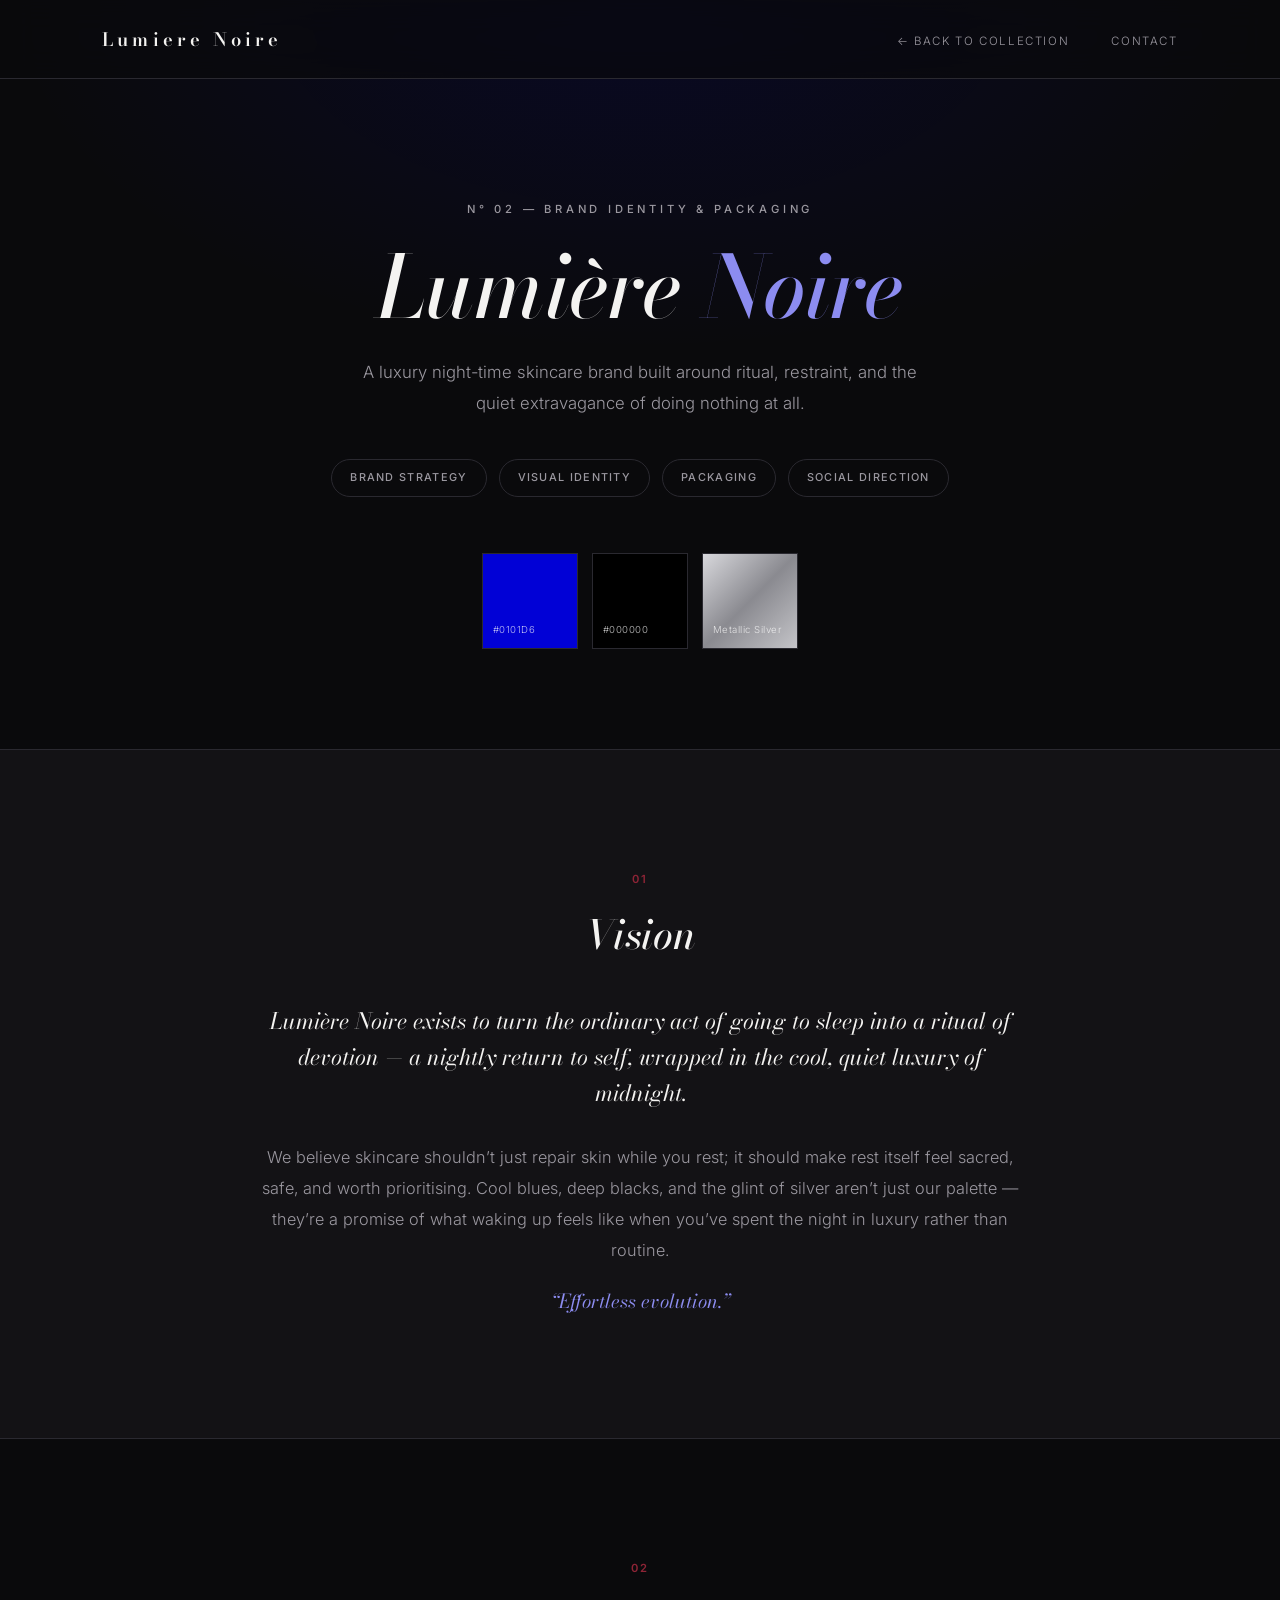
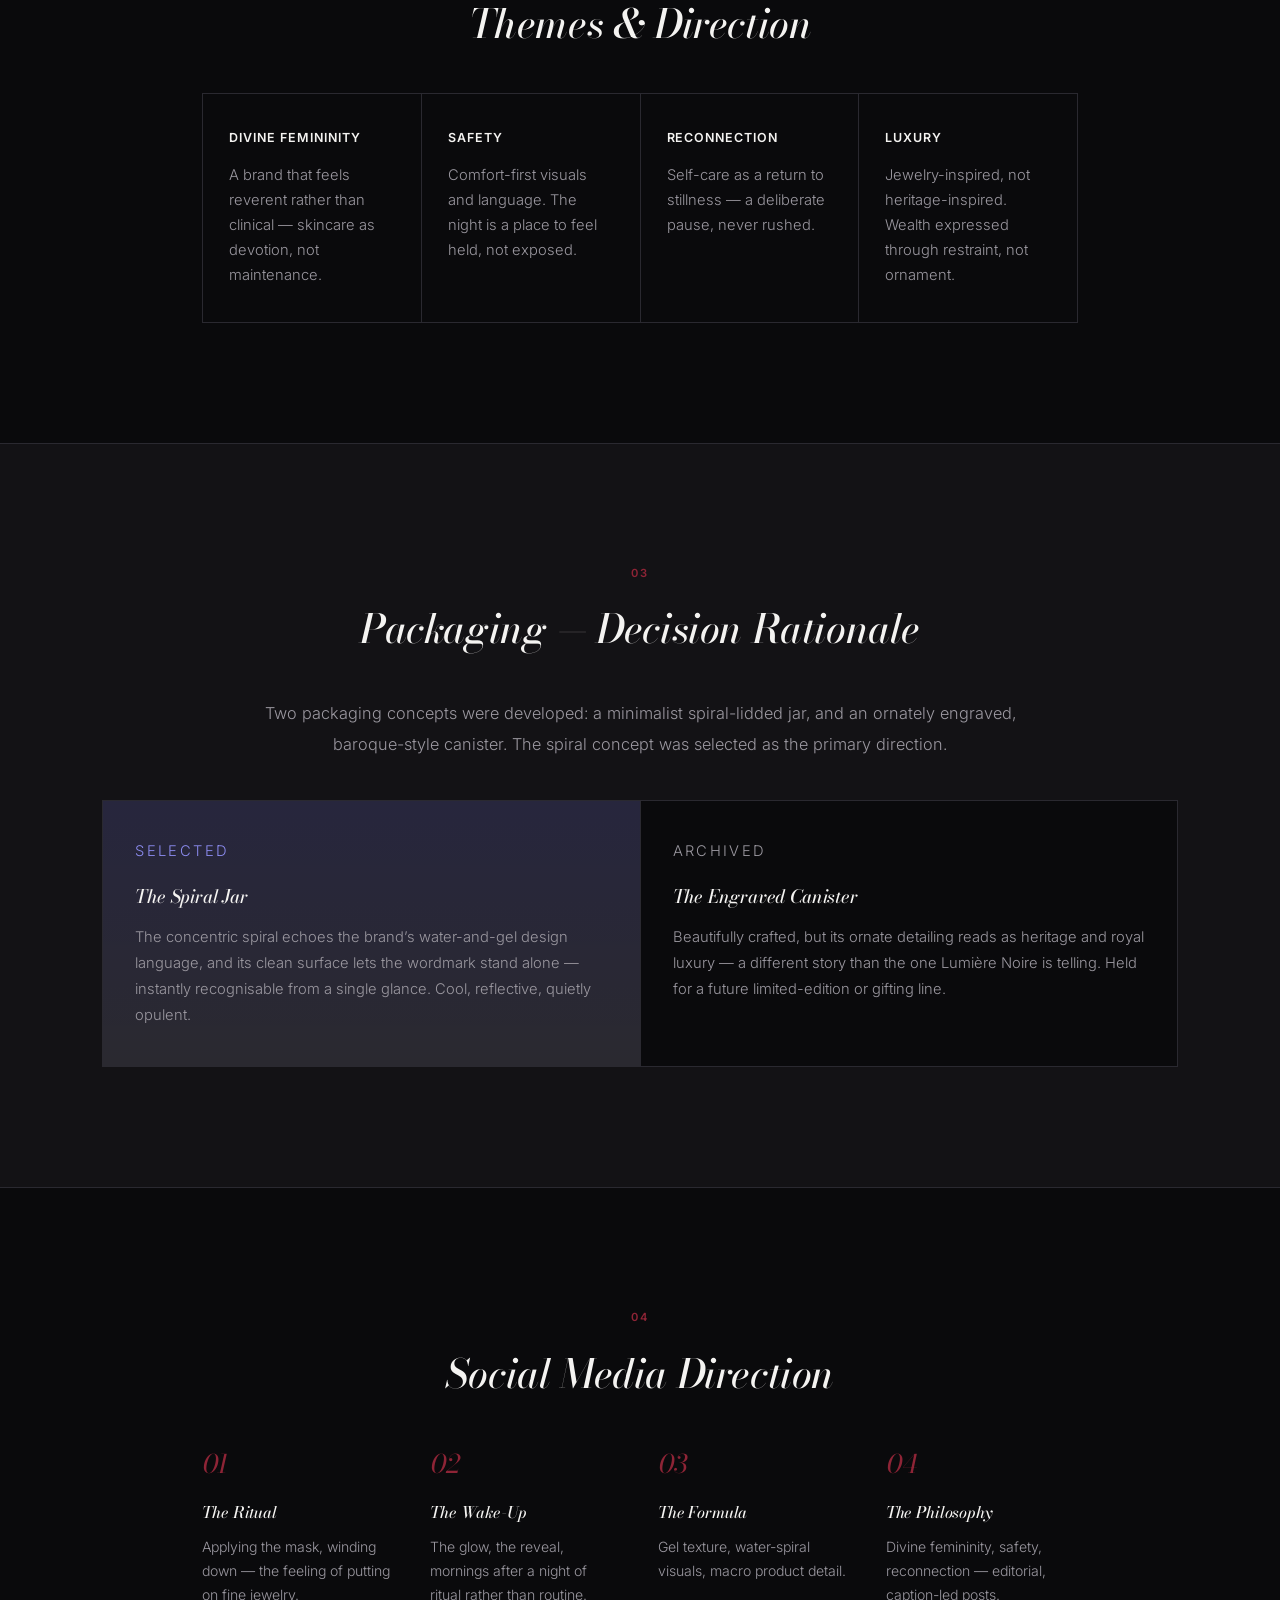
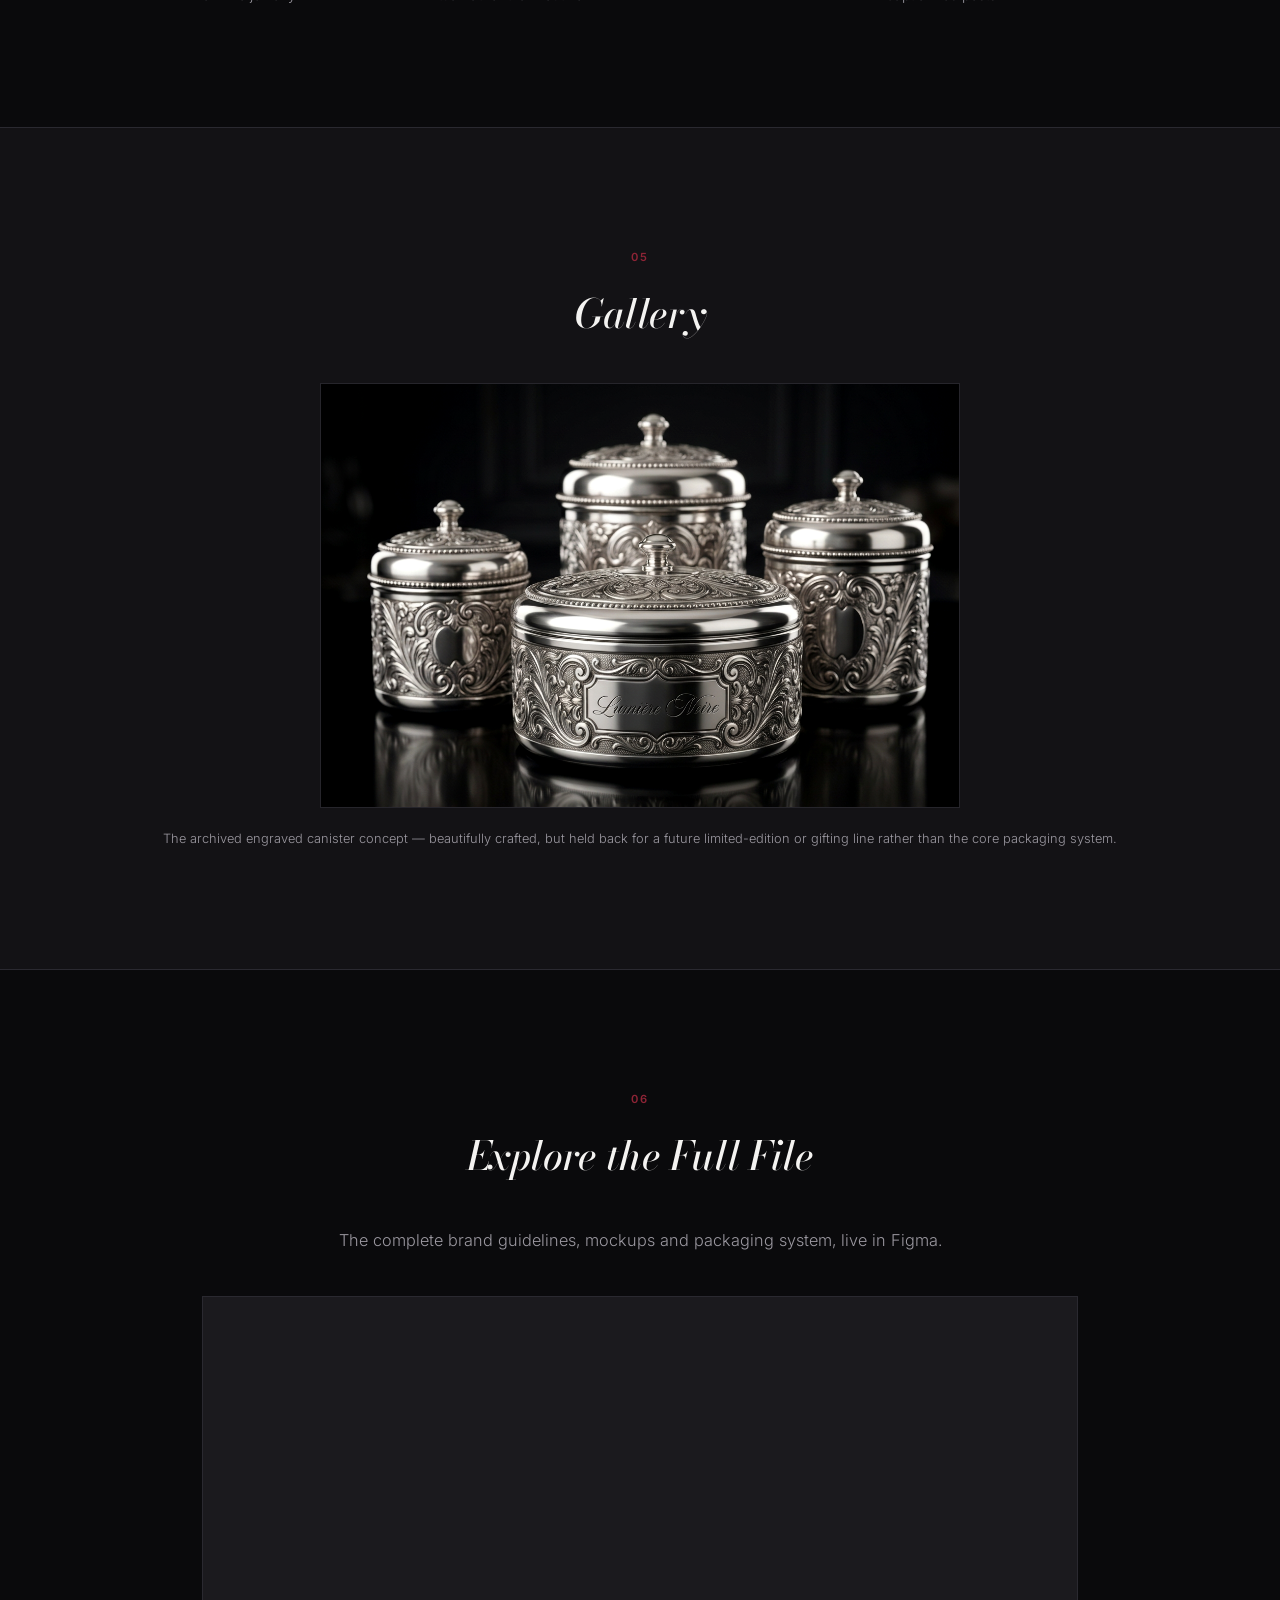
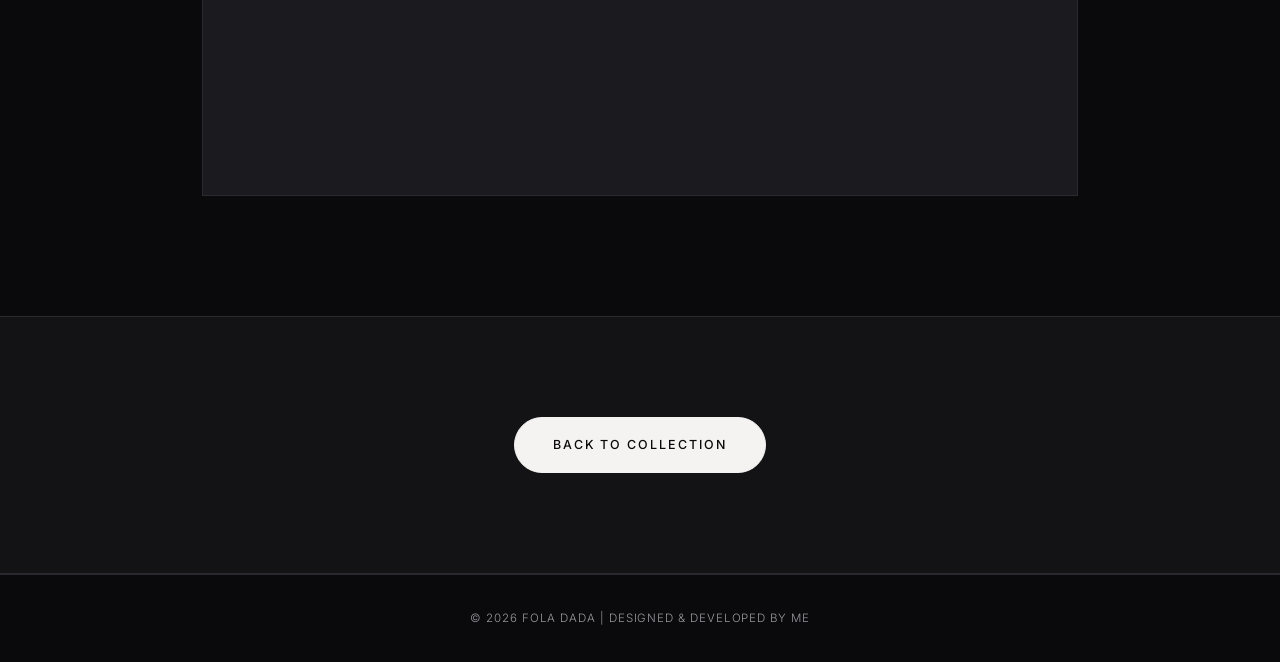
<file: lumiere-noire.html>
<!DOCTYPE html>
<html lang="en">
<head>
    <meta charset="UTF-8">
    <meta name="viewport" content="width=device-width, initial-scale=1.0">
    <title>Lumière Noire — Brand Identity | Fola Dada</title>

    <!-- Google Font -->
    <link rel="preconnect" href="https://fonts.googleapis.com">
    <link rel="preconnect" href="https://fonts.gstatic.com" crossorigin>
    <link href="https://fonts.googleapis.com/css2?family=Bodoni+Moda:ital,opsz,wght@0,6..96,400..700;1,6..96,400..600&family=Inter:wght@300;400;500;600;700&display=swap" rel="stylesheet">

    <!-- CSS -->
    <link rel="stylesheet" href="style.css">
    <link rel="stylesheet" href="case-study.css">
</head>
<body>

    <!-- ================= NAVIGATION ================= -->

    <header>
        <nav class="navbar">

            <a href="index.html" class="logo">Lumiere Noire</a>

            <ul class="nav-links">

                <li><a href="index.html#projects">← Back to Collection</a></li>
                <li><a href="index.html#contact">Contact</a></li>

            </ul>

        </nav>
    </header>

    <!-- ================= CASE STUDY HERO ================= -->

    <section class="cs-hero">

        <p class="cs-eyebrow">N&deg; 02 &mdash; Brand Identity &amp; Packaging</p>

        <h1>Lumi&egrave;re <em>Noire</em></h1>

        <p class="cs-subtitle">
            A luxury night-time skincare brand built around ritual, restraint,
            and the quiet extravagance of doing nothing at all.
        </p>

        <div class="cs-tags">
            <span>Brand Strategy</span>
            <span>Visual Identity</span>
            <span>Packaging</span>
            <span>Social Direction</span>
        </div>

        <div class="cs-palette">
            <div class="swatch" style="background:#0101D6;"><span>#0101D6</span></div>
            <div class="swatch" style="background:#000000;"><span>#000000</span></div>
            <div class="swatch swatch-silver"><span>Metallic Silver</span></div>
        </div>

    </section>

    <!-- ================= VISION ================= -->

    <section class="cs-block cs-block--panel">

        <p class="cs-block-number">01</p>
        <h2>Vision</h2>

        <p class="cs-lede">
            Lumi&egrave;re Noire exists to turn the ordinary act of going to sleep
            into a ritual of devotion &mdash; a nightly return to self, wrapped in
            the cool, quiet luxury of midnight.
        </p>

        <p class="cs-body">
            We believe skincare shouldn&rsquo;t just repair skin while you rest;
            it should make rest itself feel sacred, safe, and worth prioritising.
            Cool blues, deep blacks, and the glint of silver aren&rsquo;t just our
            palette &mdash; they&rsquo;re a promise of what waking up feels like
            when you&rsquo;ve spent the night in luxury rather than routine.
        </p>

        <p class="cs-slogan">&ldquo;Effortless evolution.&rdquo;</p>

    </section>

    <!-- ================= THEMES ================= -->

    <section class="cs-block">

        <p class="cs-block-number">02</p>
        <h2>Themes &amp; Direction</h2>

        <div class="cs-theme-grid">

            <div class="cs-theme-card">
                <h3>Divine Femininity</h3>
                <p>A brand that feels reverent rather than clinical &mdash; skincare as devotion, not maintenance.</p>
            </div>

            <div class="cs-theme-card">
                <h3>Safety</h3>
                <p>Comfort-first visuals and language. The night is a place to feel held, not exposed.</p>
            </div>

            <div class="cs-theme-card">
                <h3>Reconnection</h3>
                <p>Self-care as a return to stillness &mdash; a deliberate pause, never rushed.</p>
            </div>

            <div class="cs-theme-card">
                <h3>Luxury</h3>
                <p>Jewelry-inspired, not heritage-inspired. Wealth expressed through restraint, not ornament.</p>
            </div>

        </div>

    </section>

    <!-- ================= PACKAGING DECISION ================= -->

    <section class="cs-block cs-block--panel">

        <p class="cs-block-number">03</p>
        <h2>Packaging &mdash; Decision Rationale</h2>

        <p class="cs-body">
            Two packaging concepts were developed: a minimalist spiral-lidded
            jar, and an ornately engraved, baroque-style canister. The spiral
            concept was selected as the primary direction.
        </p>

        <div class="cs-decision-grid">

            <div class="cs-decision-card cs-decision-card--selected">
                <p class="cs-decision-tag">Selected</p>
                <h3>The Spiral Jar</h3>
                <p>
                    The concentric spiral echoes the brand&rsquo;s water-and-gel
                    design language, and its clean surface lets the wordmark
                    stand alone &mdash; instantly recognisable from a single
                    glance. Cool, reflective, quietly opulent.
                </p>
            </div>

            <div class="cs-decision-card">
                <p class="cs-decision-tag">Archived</p>
                <h3>The Engraved Canister</h3>
                <p>
                    Beautifully crafted, but its ornate detailing reads as
                    heritage and royal luxury &mdash; a different story than
                    the one Lumi&egrave;re Noire is telling. Held for a future
                    limited-edition or gifting line.
                </p>
            </div>

        </div>

    </section>

    <!-- ================= SOCIAL DIRECTION ================= -->

    <section class="cs-block">

        <p class="cs-block-number">04</p>
        <h2>Social Media Direction</h2>

        <div class="cs-social-grid">

            <div class="cs-social-pillar">
                <span class="cs-pillar-index">01</span>
                <h3>The Ritual</h3>
                <p>Applying the mask, winding down &mdash; the feeling of putting on fine jewelry.</p>
            </div>

            <div class="cs-social-pillar">
                <span class="cs-pillar-index">02</span>
                <h3>The Wake-Up</h3>
                <p>The glow, the reveal, mornings after a night of ritual rather than routine.</p>
            </div>

            <div class="cs-social-pillar">
                <span class="cs-pillar-index">03</span>
                <h3>The Formula</h3>
                <p>Gel texture, water-spiral visuals, macro product detail.</p>
            </div>

            <div class="cs-social-pillar">
                <span class="cs-pillar-index">04</span>
                <h3>The Philosophy</h3>
                <p>Divine femininity, safety, reconnection &mdash; editorial, caption-led posts.</p>
            </div>

        </div>

    </section>

    <!-- ================= GALLERY ================= -->

    <section class="cs-block cs-block--panel">

        <p class="cs-block-number">05</p>
        <h2>Gallery</h2>

        <div class="cs-gallery cs-gallery--single">
            <img src="images/lumiere-1.png" alt="Lumière Noire packaging — archived engraved canister concept">
        </div>

        <p class="cs-caption">The archived engraved canister concept — beautifully crafted, but held back for a future limited-edition or gifting line rather than the core packaging system.</p>

    </section>

    <!-- ================= FIGMA EMBED ================= -->

    <section class="cs-block">

        <p class="cs-block-number">06</p>
        <h2>Explore the Full File</h2>

        <p class="cs-body" style="text-align:center; max-width:640px; margin:0 auto 40px;">
            The complete brand guidelines, mockups and packaging system, live in Figma.
        </p>

        <div class="cs-figma-embed">
            <iframe
                src="https://embed.figma.com/design/GEGeTOE3bUpBUYyjX4qnpM/Olufolajimi%E2%80%99s-App-concepts--UI-Design?node-id=80-20&embed-host=share"
                allowfullscreen>
            </iframe>
        </div>

    </section>

    <!-- ================= NEXT PROJECT / BACK ================= -->

    <section class="cs-block cs-block--panel cs-end">
        <a href="index.html#projects" class="btn">Back to Collection</a>
    </section>

    <!-- ================= FOOTER ================= -->

    <footer>
        <p>&copy; 2026 Olufolajimi Dada | Designed &amp; Developed by Me</p>
    </footer>

    <script src="script.js"></script>

</body>
</html>
</file>
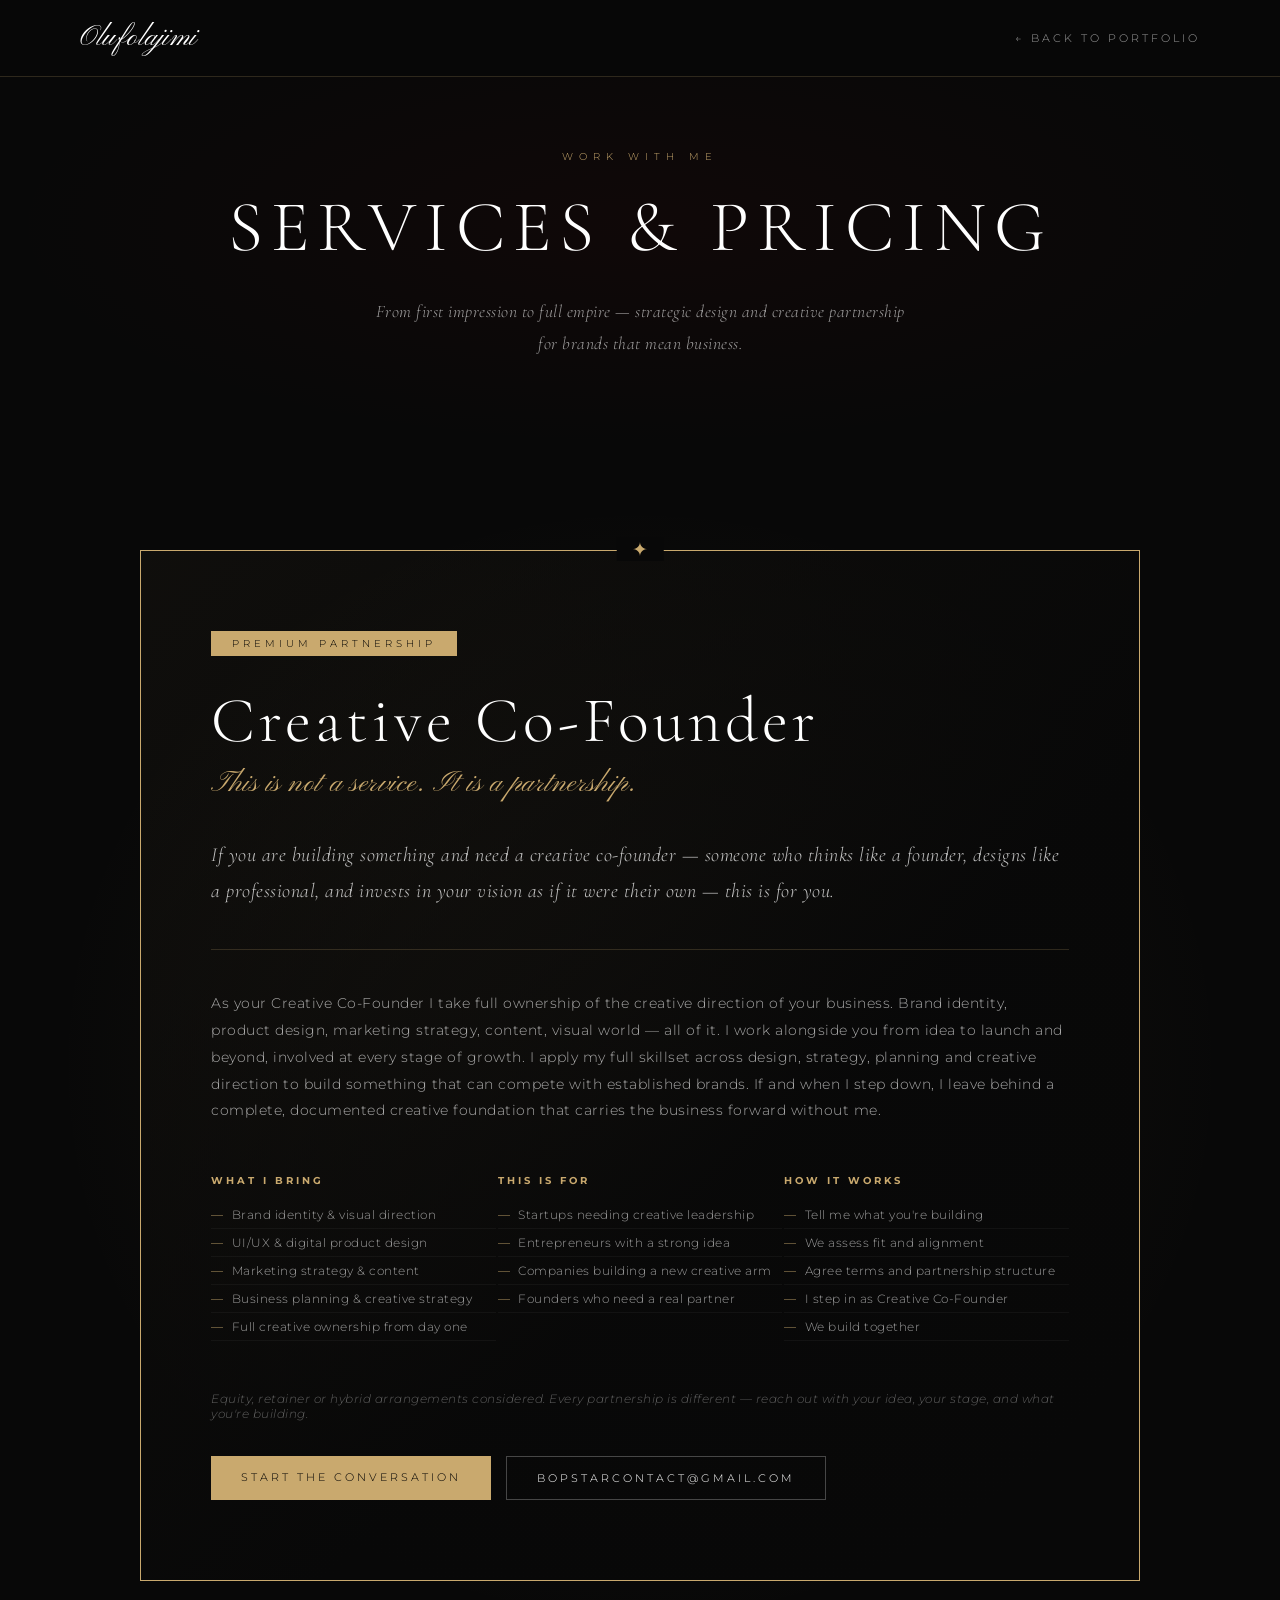
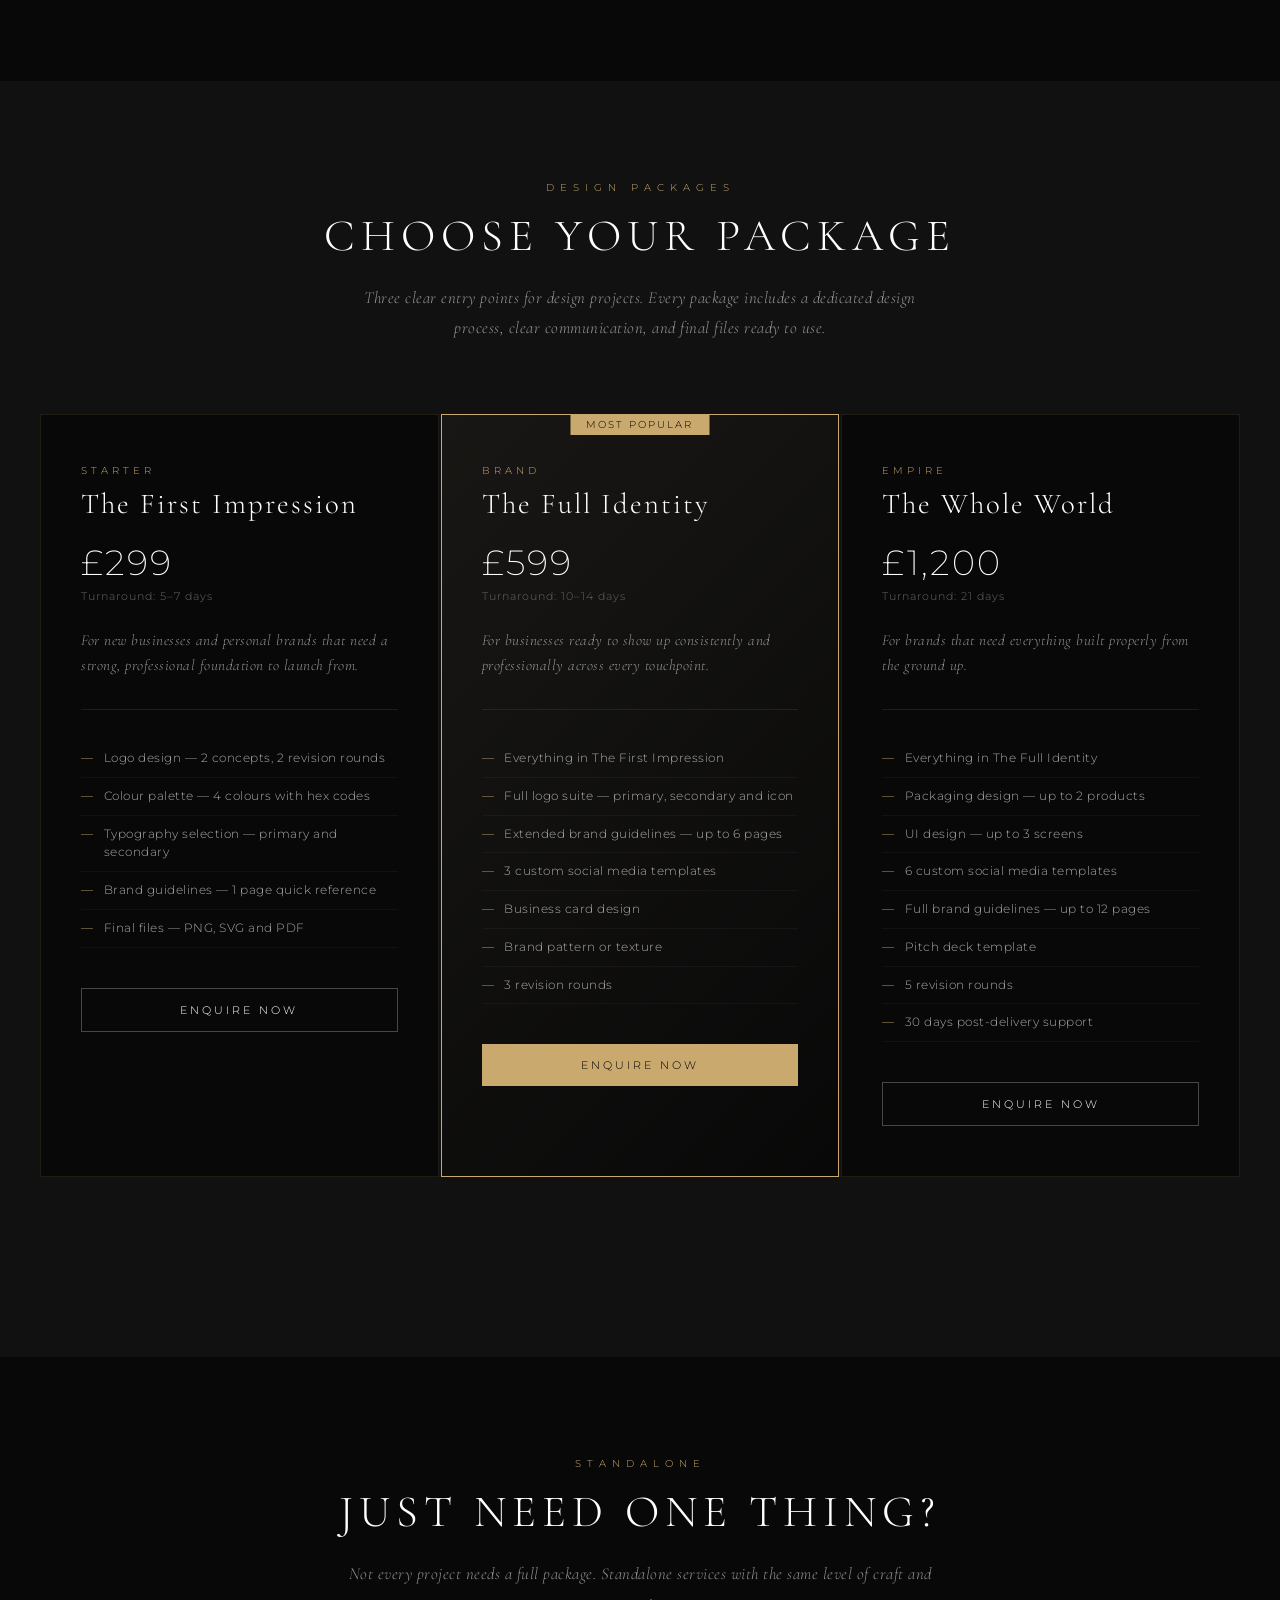
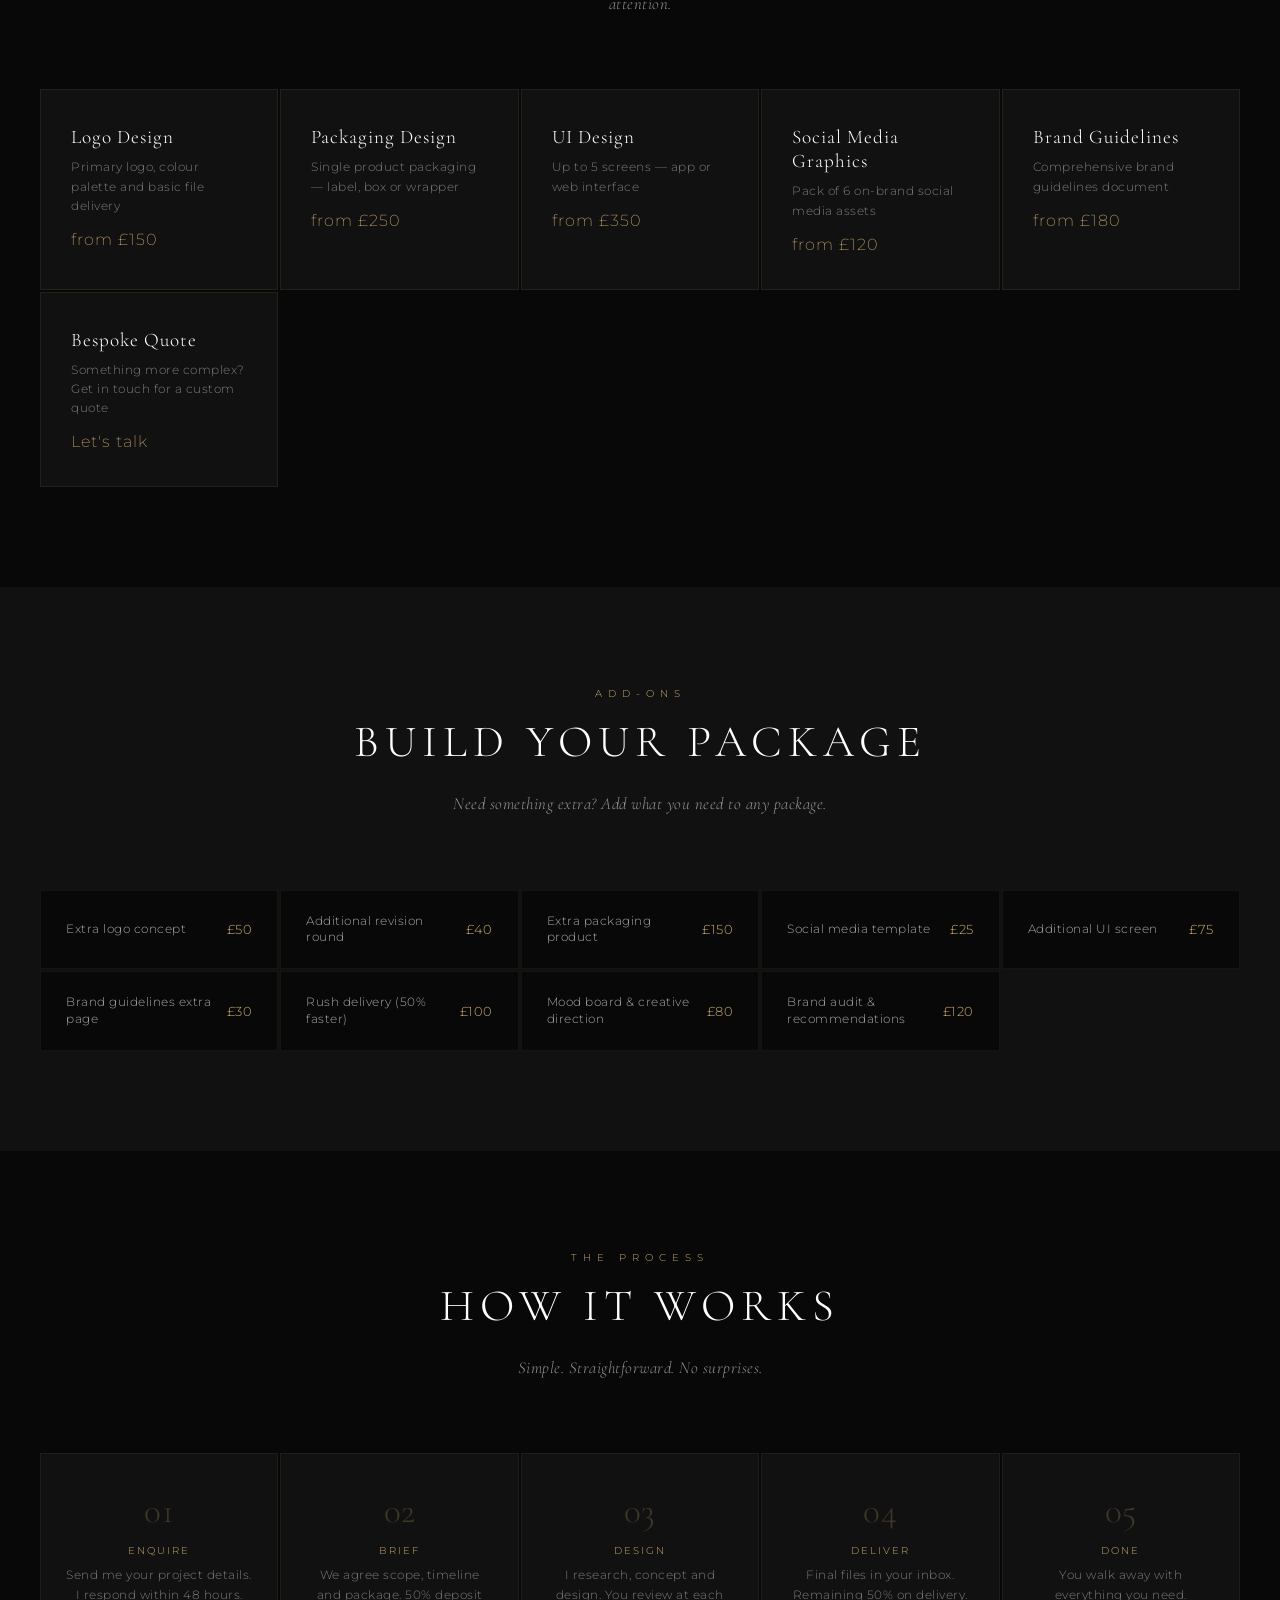
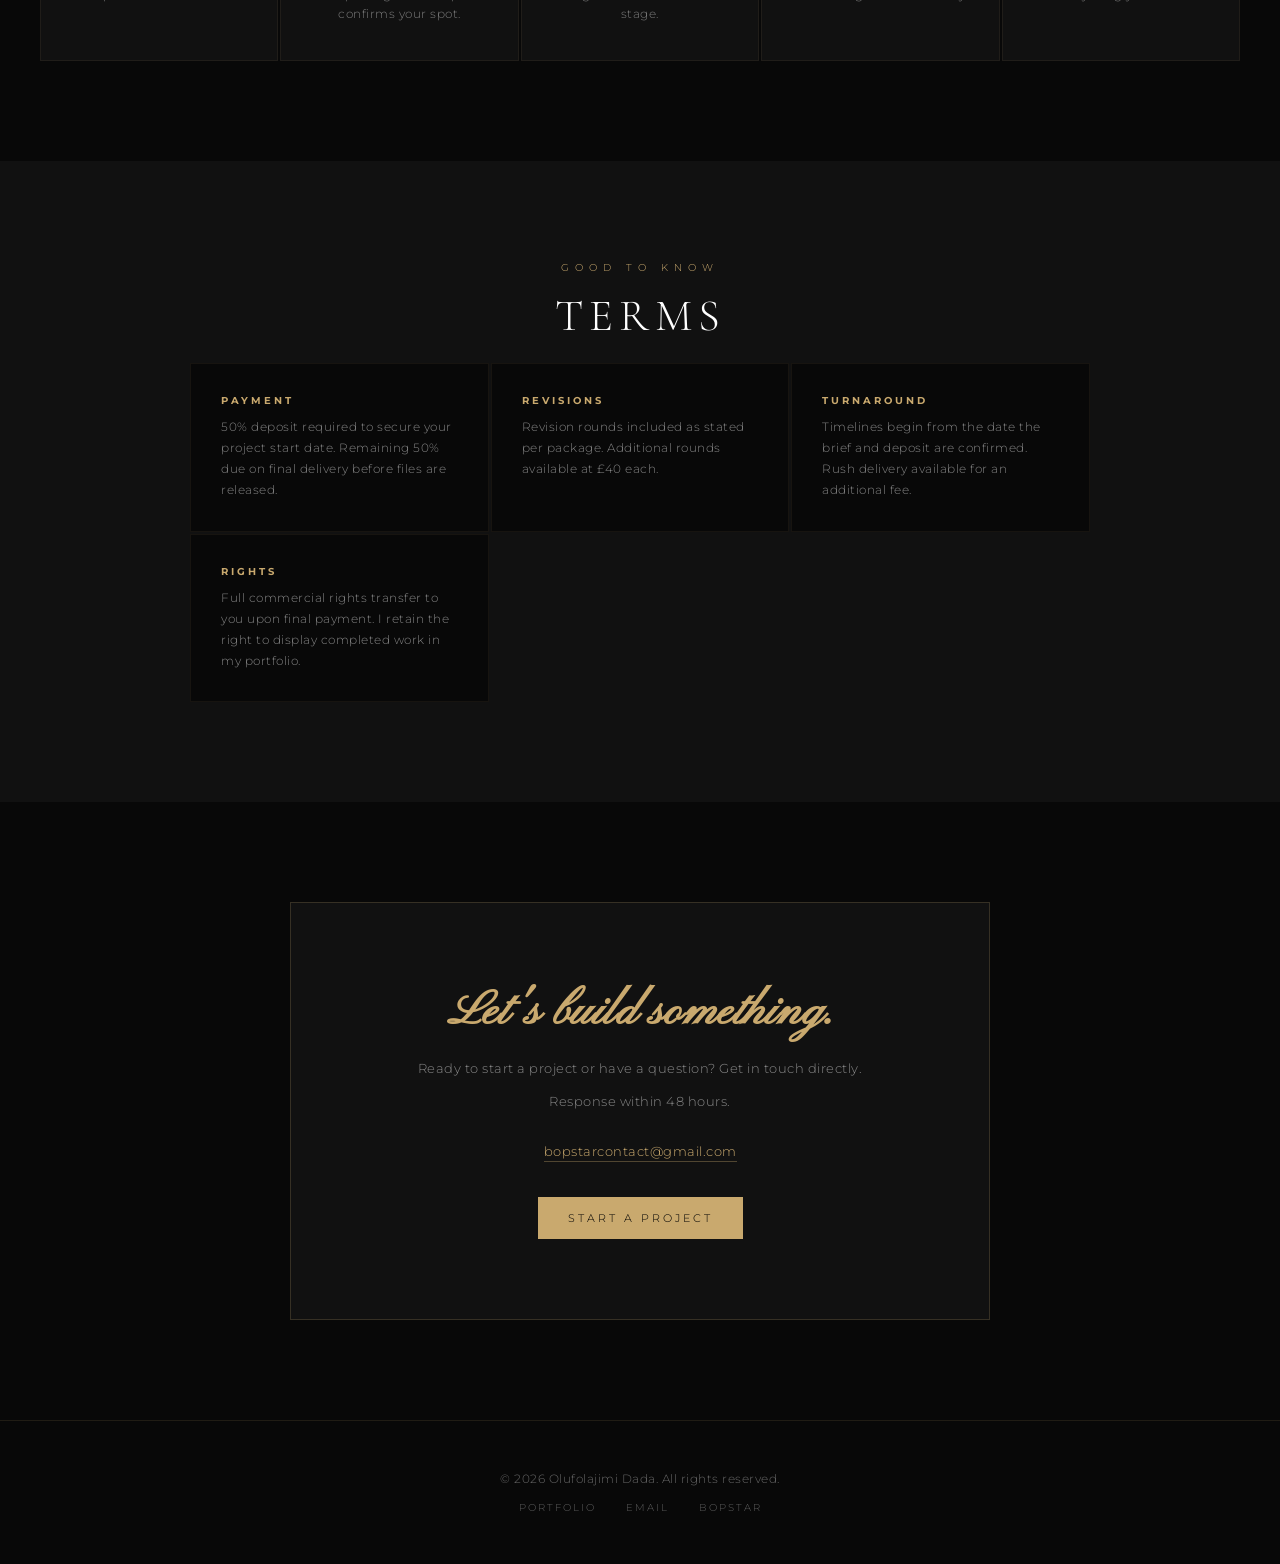
<file: services.html>
<!DOCTYPE html>
<html lang="en">
<head>
    <meta charset="UTF-8">
    <meta name="viewport" content="width=device-width, initial-scale=1.0">
    <title>Services & Pricing | Olufolajimi Dada — Graphic Designer</title>
    <link href="https://fonts.googleapis.com/css2?family=Pinyon+Script&family=Cormorant+Garamond:ital,wght@0,300;0,400;1,300;1,400&family=Montserrat:wght@200;300;400&display=swap" rel="stylesheet">
    <style>
        * { margin: 0; padding: 0; box-sizing: border-box; }

        :root {
            --black: #080808;
            --dark: #0d0d0d;
            --dark2: #111111;
            --gold: #c9a96e;
            --white: #ffffff;
            --gray: #666666;
        }

        html { scroll-behavior: smooth; }

        body {
            font-family: 'Montserrat', sans-serif;
            background: var(--black);
            color: var(--white);
            font-weight: 300;
            letter-spacing: 0.5px;
            overflow-x: hidden;
        }

        .navbar {
            position: fixed;
            top: 0;
            width: 100%;
            background: rgba(8,8,8,0.95);
            backdrop-filter: blur(20px);
            z-index: 1000;
            border-bottom: 1px solid rgba(201,169,110,0.2);
        }

        .nav-container {
            max-width: 1200px;
            margin: 0 auto;
            padding: 20px 40px;
            display: flex;
            justify-content: space-between;
            align-items: center;
        }

        .nav-logo {
            font-family: 'Pinyon Script', cursive;
            font-size: 1.8rem;
            color: var(--white);
            text-decoration: none;
        }

        .nav-back {
            font-size: 0.7rem;
            letter-spacing: 3px;
            text-transform: uppercase;
            color: rgba(255,255,255,0.6);
            text-decoration: none;
            transition: color 0.3s;
        }

        .nav-back:hover { color: var(--gold); }

        .services-hero {
            min-height: 50vh;
            display: flex;
            align-items: center;
            justify-content: center;
            text-align: center;
            padding: 140px 40px 80px;
            background: var(--black);
            position: relative;
        }

        .services-hero::before {
            content: '';
            position: absolute;
            top: 0; left: 0;
            width: 100%; height: 100%;
            background: radial-gradient(ellipse at center, rgba(139,0,0,0.06) 0%, transparent 70%);
        }

        .hero-content { position: relative; z-index: 1; }

        .hero-pre {
            font-size: 0.65rem;
            letter-spacing: 6px;
            color: var(--gold);
            text-transform: uppercase;
            margin-bottom: 20px;
            display: block;
        }

        .hero-title {
            font-family: 'Cormorant Garamond', serif;
            font-size: clamp(2.5rem, 6vw, 4.5rem);
            font-weight: 300;
            letter-spacing: 8px;
            margin-bottom: 25px;
            text-transform: uppercase;
        }

        .hero-desc {
            font-family: 'Cormorant Garamond', serif;
            font-size: 1.1rem;
            font-style: italic;
            color: rgba(255,255,255,0.6);
            max-width: 550px;
            margin: 0 auto;
            line-height: 1.8;
        }

        section { padding: 100px 40px; }
        .container { max-width: 1200px; margin: 0 auto; }

        .section-pre {
            text-align: center;
            font-size: 0.65rem;
            letter-spacing: 6px;
            color: var(--gold);
            text-transform: uppercase;
            margin-bottom: 15px;
        }

        .section-title {
            font-family: 'Cormorant Garamond', serif;
            font-size: clamp(2rem, 4vw, 2.8rem);
            text-align: center;
            font-weight: 300;
            letter-spacing: 6px;
            text-transform: uppercase;
            margin-bottom: 20px;
        }

        .section-intro {
            text-align: center;
            max-width: 600px;
            margin: 0 auto 70px;
            font-family: 'Cormorant Garamond', serif;
            font-size: 1.05rem;
            font-style: italic;
            color: rgba(255,255,255,0.55);
            line-height: 1.8;
        }

        /* ========== CO-FOUNDER SECTION ========== */
        .cofounder {
            background: var(--black);
            padding: 100px 40px;
            position: relative;
            overflow: hidden;
        }

        .cofounder::before {
            content: '';
            position: absolute;
            inset: 0;
            background: radial-gradient(ellipse at 50% 50%, rgba(201,169,110,0.07) 0%, transparent 65%);
            pointer-events: none;
        }

        .cofounder-inner {
            max-width: 1000px;
            margin: 0 auto;
            border: 1px solid var(--gold);
            padding: 80px 70px;
            position: relative;
            background: linear-gradient(135deg, rgba(201,169,110,0.04) 0%, rgba(8,8,8,0.95) 60%);
        }

        .cofounder-inner::before {
            content: '✦';
            position: absolute;
            top: -14px;
            left: 50%;
            transform: translateX(-50%);
            background: var(--black);
            color: var(--gold);
            font-size: 1.2rem;
            padding: 0 15px;
        }

        .cofounder-badge {
            display: inline-block;
            border: 1px solid var(--gold);
            background: var(--gold);
            color: #000;
            font-size: 0.6rem;
            letter-spacing: 4px;
            padding: 6px 20px;
            text-transform: uppercase;
            margin-bottom: 30px;
        }

        .cofounder-title {
            font-family: 'Cormorant Garamond', serif;
            font-size: clamp(2.5rem, 5vw, 4rem);
            font-weight: 300;
            letter-spacing: 4px;
            margin-bottom: 10px;
            line-height: 1.1;
        }

        .cofounder-subtitle {
            font-family: 'Pinyon Script', cursive;
            font-size: 1.8rem;
            color: var(--gold);
            margin-bottom: 35px;
            display: block;
        }

        .cofounder-statement {
            font-family: 'Cormorant Garamond', serif;
            font-size: 1.25rem;
            font-style: italic;
            color: rgba(255,255,255,0.75);
            line-height: 1.8;
            margin-bottom: 40px;
            padding-bottom: 40px;
            border-bottom: 1px solid rgba(201,169,110,0.2);
        }

        .cofounder-body {
            font-size: 0.88rem;
            color: rgba(255,255,255,0.65);
            line-height: 1.9;
            margin-bottom: 50px;
        }

        .cofounder-grid {
            display: grid;
            grid-template-columns: 1fr 1fr 1fr;
            gap: 2px;
            margin-bottom: 50px;
        }

        .cofounder-col h4 {
            font-size: 0.62rem;
            letter-spacing: 3px;
            color: var(--gold);
            text-transform: uppercase;
            margin-bottom: 15px;
        }

        .cofounder-col ul {
            list-style: none;
        }

        .cofounder-col ul li {
            font-size: 0.78rem;
            color: rgba(255,255,255,0.6);
            padding: 6px 0;
            border-bottom: 1px solid rgba(255,255,255,0.04);
            display: flex;
            gap: 8px;
        }

        .cofounder-col ul li::before {
            content: '—';
            color: var(--gold);
            flex-shrink: 0;
        }

        .cofounder-note {
            font-size: 0.75rem;
            color: rgba(255,255,255,0.35);
            font-style: italic;
            margin-bottom: 35px;
            letter-spacing: 0.5px;
        }

        .cofounder-cta {
            display: flex;
            gap: 15px;
            flex-wrap: wrap;
        }

        /* PACKAGES */
        .packages { background: var(--dark2); }

        .packages-grid {
            display: grid;
            grid-template-columns: repeat(auto-fit, minmax(300px, 1fr));
            gap: 2px;
            margin-bottom: 80px;
        }

        .package-card {
            background: var(--black);
            border: 1px solid rgba(201,169,110,0.12);
            padding: 50px 40px;
            transition: border-color 0.3s;
            position: relative;
        }

        .package-card:hover { border-color: rgba(201,169,110,0.45); }

        .package-card.featured {
            border-color: var(--gold);
            background: linear-gradient(135deg, rgba(201,169,110,0.04) 0%, var(--black) 100%);
        }

        .package-badge {
            position: absolute;
            top: -1px;
            left: 50%;
            transform: translateX(-50%);
            background: var(--gold);
            color: #000;
            font-size: 0.6rem;
            letter-spacing: 2px;
            padding: 5px 16px;
            text-transform: uppercase;
            white-space: nowrap;
        }

        .package-label {
            font-size: 0.6rem;
            letter-spacing: 4px;
            color: var(--gold);
            text-transform: uppercase;
            margin-bottom: 10px;
            display: block;
        }

        .package-title {
            font-family: 'Cormorant Garamond', serif;
            font-size: 1.8rem;
            font-weight: 300;
            margin-bottom: 5px;
            letter-spacing: 2px;
        }

        .package-price {
            font-size: 2.2rem;
            font-weight: 200;
            color: var(--white);
            margin: 20px 0 5px;
            letter-spacing: 2px;
        }

        .package-turnaround {
            font-size: 0.7rem;
            color: var(--gray);
            letter-spacing: 1px;
            margin-bottom: 25px;
        }

        .package-desc {
            font-family: 'Cormorant Garamond', serif;
            font-size: 0.95rem;
            font-style: italic;
            color: rgba(255,255,255,0.55);
            line-height: 1.7;
            margin-bottom: 30px;
            padding-bottom: 30px;
            border-bottom: 1px solid rgba(201,169,110,0.12);
        }

        .package-features {
            list-style: none;
            margin-bottom: 40px;
        }

        .package-features li {
            font-size: 0.78rem;
            color: rgba(255,255,255,0.65);
            padding: 9px 0;
            border-bottom: 1px solid rgba(255,255,255,0.04);
            letter-spacing: 0.5px;
            display: flex;
            gap: 10px;
            align-items: flex-start;
            line-height: 1.5;
        }

        .package-features li::before {
            content: '—';
            color: var(--gold);
            flex-shrink: 0;
        }

        .btn {
            display: inline-block;
            text-align: center;
            padding: 14px 30px;
            font-size: 0.7rem;
            letter-spacing: 3px;
            text-transform: uppercase;
            text-decoration: none;
            transition: all 0.3s;
            font-family: 'Montserrat', sans-serif;
            cursor: pointer;
            border: none;
        }

        .btn-block { display: block; }
        .btn-primary { background: var(--gold); color: #000; }
        .btn-primary:hover { background: var(--white); }
        .btn-secondary { background: transparent; color: var(--white); border: 1px solid rgba(255,255,255,0.25); }
        .btn-secondary:hover { border-color: var(--gold); color: var(--gold); }

        /* STANDALONE */
        .standalone { background: var(--black); }

        .standalone-grid {
            display: grid;
            grid-template-columns: repeat(auto-fit, minmax(220px, 1fr));
            gap: 2px;
        }

        .standalone-item {
            background: var(--dark2);
            border: 1px solid rgba(201,169,110,0.1);
            padding: 35px 30px;
            transition: border-color 0.3s;
        }

        .standalone-item:hover { border-color: rgba(201,169,110,0.35); }

        .standalone-item h3 {
            font-family: 'Cormorant Garamond', serif;
            font-size: 1.2rem;
            font-weight: 300;
            margin-bottom: 8px;
            letter-spacing: 1px;
        }

        .standalone-item p {
            font-size: 0.75rem;
            color: rgba(255,255,255,0.45);
            margin-bottom: 15px;
            line-height: 1.6;
        }

        .standalone-price {
            font-size: 1rem;
            color: var(--gold);
            font-weight: 200;
            letter-spacing: 1px;
        }

        /* ADDONS */
        .addons { background: var(--dark2); }

        .addons-grid {
            display: grid;
            grid-template-columns: repeat(auto-fit, minmax(200px, 1fr));
            gap: 2px;
        }

        .addon-item {
            background: var(--black);
            border: 1px solid rgba(201,169,110,0.08);
            padding: 22px 25px;
            display: flex;
            justify-content: space-between;
            align-items: center;
            transition: border-color 0.3s;
        }

        .addon-item:hover { border-color: rgba(201,169,110,0.3); }

        .addon-name {
            font-size: 0.75rem;
            color: rgba(255,255,255,0.65);
            letter-spacing: 0.5px;
            line-height: 1.4;
        }

        .addon-price {
            font-size: 0.8rem;
            color: var(--gold);
            font-weight: 300;
            white-space: nowrap;
            margin-left: 15px;
        }

        /* PROCESS */
        .process { background: var(--black); }

        .steps-grid {
            display: grid;
            grid-template-columns: repeat(5, 1fr);
            gap: 2px;
        }

        .step {
            background: var(--dark2);
            border: 1px solid rgba(201,169,110,0.08);
            padding: 35px 25px;
            text-align: center;
        }

        .step-num {
            font-family: 'Cormorant Garamond', serif;
            font-size: 2.2rem;
            color: rgba(201,169,110,0.25);
            display: block;
            margin-bottom: 12px;
        }

        .step-title {
            font-size: 0.62rem;
            letter-spacing: 2px;
            color: var(--gold);
            text-transform: uppercase;
            margin-bottom: 10px;
            display: block;
        }

        .step p {
            font-size: 0.72rem;
            color: rgba(255,255,255,0.45);
            line-height: 1.7;
        }

        /* TERMS */
        .terms { background: var(--dark2); }

        .terms-grid {
            display: grid;
            grid-template-columns: repeat(auto-fit, minmax(240px, 1fr));
            gap: 2px;
            max-width: 900px;
            margin: 0 auto;
        }

        .term-item {
            background: var(--black);
            border: 1px solid rgba(201,169,110,0.08);
            padding: 30px;
        }

        .term-item h4 {
            font-size: 0.62rem;
            letter-spacing: 3px;
            color: var(--gold);
            text-transform: uppercase;
            margin-bottom: 10px;
        }

        .term-item p {
            font-size: 0.78rem;
            color: rgba(255,255,255,0.5);
            line-height: 1.7;
        }

        /* CTA */
        .cta-section { background: var(--black); }

        .cta-box {
            max-width: 700px;
            margin: 0 auto;
            text-align: center;
            border: 1px solid rgba(201,169,110,0.2);
            padding: 80px 60px;
            background: var(--dark2);
        }

        .cta-box h2 {
            font-family: 'Pinyon Script', cursive;
            font-size: 3rem;
            color: var(--gold);
            margin-bottom: 15px;
        }

        .cta-box p {
            font-size: 0.82rem;
            color: rgba(255,255,255,0.5);
            margin-bottom: 10px;
            line-height: 1.7;
        }

        .cta-email {
            color: var(--gold);
            text-decoration: none;
            font-size: 0.82rem;
            border-bottom: 1px solid rgba(201,169,110,0.35);
            padding-bottom: 2px;
            display: inline-block;
            margin-bottom: 35px;
        }

        .footer {
            background: var(--black);
            padding: 50px 40px;
            text-align: center;
            border-top: 1px solid rgba(201,169,110,0.12);
        }

        .footer p { font-size: 0.75rem; color: var(--gray); margin-bottom: 8px; }

        .footer-links {
            display: flex;
            gap: 30px;
            justify-content: center;
            margin-top: 15px;
        }

        .footer-links a {
            font-size: 0.65rem;
            letter-spacing: 2px;
            text-transform: uppercase;
            color: rgba(255,255,255,0.35);
            text-decoration: none;
            transition: color 0.3s;
        }

        .footer-links a:hover { color: var(--gold); }

        @media (max-width: 768px) {
            section { padding: 70px 25px; }
            .nav-container { padding: 18px 25px; }
            .cofounder-inner { padding: 50px 30px; }
            .cofounder-grid { grid-template-columns: 1fr; gap: 30px; }
            .packages-grid { grid-template-columns: 1fr; }
            .steps-grid { grid-template-columns: 1fr; }
            .cta-box { padding: 50px 30px; }
            .cofounder-cta { flex-direction: column; }
        }
    </style>
</head>
<body>

    <nav class="navbar">
        <div class="nav-container">
            <a href="index.html" class="nav-logo">Olufolajimi</a>
            <a href="index.html" class="nav-back">← Back to Portfolio</a>
        </div>
    </nav>

    <section class="services-hero">
        <div class="hero-content">
            <span class="hero-pre">Work With Me</span>
            <h1 class="hero-title">Services & Pricing</h1>
            <p class="hero-desc">From first impression to full empire — strategic design and creative partnership for brands that mean business.</p>
        </div>
    </section>

    <!-- CO-FOUNDER SECTION -->
    <section class="cofounder">
        <div class="cofounder-inner">
            <div class="cofounder-badge">Premium Partnership</div>
            <h2 class="cofounder-title">Creative Co-Founder</h2>
            <span class="cofounder-subtitle">This is not a service. It is a partnership.</span>

            <p class="cofounder-statement">If you are building something and need a creative co-founder — someone who thinks like a founder, designs like a professional, and invests in your vision as if it were their own — this is for you.</p>

            <p class="cofounder-body">As your Creative Co-Founder I take full ownership of the creative direction of your business. Brand identity, product design, marketing strategy, content, visual world — all of it. I work alongside you from idea to launch and beyond, involved at every stage of growth. I apply my full skillset across design, strategy, planning and creative direction to build something that can compete with established brands. If and when I step down, I leave behind a complete, documented creative foundation that carries the business forward without me.</p>

            <div class="cofounder-grid">
                <div class="cofounder-col">
                    <h4>What I Bring</h4>
                    <ul>
                        <li>Brand identity & visual direction</li>
                        <li>UI/UX & digital product design</li>
                        <li>Marketing strategy & content</li>
                        <li>Business planning & creative strategy</li>
                        <li>Full creative ownership from day one</li>
                    </ul>
                </div>
                <div class="cofounder-col">
                    <h4>This Is For</h4>
                    <ul>
                        <li>Startups needing creative leadership</li>
                        <li>Entrepreneurs with a strong idea</li>
                        <li>Companies building a new creative arm</li>
                        <li>Founders who need a real partner</li>
                    </ul>
                </div>
                <div class="cofounder-col">
                    <h4>How It Works</h4>
                    <ul>
                        <li>Tell me what you're building</li>
                        <li>We assess fit and alignment</li>
                        <li>Agree terms and partnership structure</li>
                        <li>I step in as Creative Co-Founder</li>
                        <li>We build together</li>
                    </ul>
                </div>
            </div>

            <p class="cofounder-note">Equity, retainer or hybrid arrangements considered. Every partnership is different — reach out with your idea, your stage, and what you're building.</p>

            <div class="cofounder-cta">
                <a href="mailto:bopstarcontact@gmail.com?subject=Creative Co-Founder Enquiry" class="btn btn-primary">Start the Conversation</a>
                <a href="mailto:bopstarcontact@gmail.com?subject=Creative Co-Founder Enquiry" class="btn btn-secondary">bopstarcontact@gmail.com</a>
            </div>
        </div>
    </section>

    <!-- PACKAGES -->
    <section class="packages">
        <div class="container">
            <p class="section-pre">Design Packages</p>
            <h2 class="section-title">Choose Your Package</h2>
            <p class="section-intro">Three clear entry points for design projects. Every package includes a dedicated design process, clear communication, and final files ready to use.</p>

            <div class="packages-grid">

                <div class="package-card">
                    <span class="package-label">Starter</span>
                    <h3 class="package-title">The First Impression</h3>
                    <div class="package-price">£299</div>
                    <p class="package-turnaround">Turnaround: 5–7 days</p>
                    <p class="package-desc">For new businesses and personal brands that need a strong, professional foundation to launch from.</p>
                    <ul class="package-features">
                        <li>Logo design — 2 concepts, 2 revision rounds</li>
                        <li>Colour palette — 4 colours with hex codes</li>
                        <li>Typography selection — primary and secondary</li>
                        <li>Brand guidelines — 1 page quick reference</li>
                        <li>Final files — PNG, SVG and PDF</li>
                    </ul>
                    <a href="mailto:bopstarcontact@gmail.com?subject=Starter Package Enquiry" class="btn btn-secondary btn-block">Enquire Now</a>
                </div>

                <div class="package-card featured">
                    <div class="package-badge">Most Popular</div>
                    <span class="package-label">Brand</span>
                    <h3 class="package-title">The Full Identity</h3>
                    <div class="package-price">£599</div>
                    <p class="package-turnaround">Turnaround: 10–14 days</p>
                    <p class="package-desc">For businesses ready to show up consistently and professionally across every touchpoint.</p>
                    <ul class="package-features">
                        <li>Everything in The First Impression</li>
                        <li>Full logo suite — primary, secondary and icon</li>
                        <li>Extended brand guidelines — up to 6 pages</li>
                        <li>3 custom social media templates</li>
                        <li>Business card design</li>
                        <li>Brand pattern or texture</li>
                        <li>3 revision rounds</li>
                    </ul>
                    <a href="mailto:bopstarcontact@gmail.com?subject=Brand Package Enquiry" class="btn btn-primary btn-block">Enquire Now</a>
                </div>

                <div class="package-card">
                    <span class="package-label">Empire</span>
                    <h3 class="package-title">The Whole World</h3>
                    <div class="package-price">£1,200</div>
                    <p class="package-turnaround">Turnaround: 21 days</p>
                    <p class="package-desc">For brands that need everything built properly from the ground up.</p>
                    <ul class="package-features">
                        <li>Everything in The Full Identity</li>
                        <li>Packaging design — up to 2 products</li>
                        <li>UI design — up to 3 screens</li>
                        <li>6 custom social media templates</li>
                        <li>Full brand guidelines — up to 12 pages</li>
                        <li>Pitch deck template</li>
                        <li>5 revision rounds</li>
                        <li>30 days post-delivery support</li>
                    </ul>
                    <a href="mailto:bopstarcontact@gmail.com?subject=Empire Package Enquiry" class="btn btn-secondary btn-block">Enquire Now</a>
                </div>

            </div>
        </div>
    </section>

    <!-- STANDALONE -->
    <section class="standalone">
        <div class="container">
            <p class="section-pre">Standalone</p>
            <h2 class="section-title">Just Need One Thing?</h2>
            <p class="section-intro">Not every project needs a full package. Standalone services with the same level of craft and attention.</p>

            <div class="standalone-grid">
                <div class="standalone-item">
                    <h3>Logo Design</h3>
                    <p>Primary logo, colour palette and basic file delivery</p>
                    <span class="standalone-price">from £150</span>
                </div>
                <div class="standalone-item">
                    <h3>Packaging Design</h3>
                    <p>Single product packaging — label, box or wrapper</p>
                    <span class="standalone-price">from £250</span>
                </div>
                <div class="standalone-item">
                    <h3>UI Design</h3>
                    <p>Up to 5 screens — app or web interface</p>
                    <span class="standalone-price">from £350</span>
                </div>
                <div class="standalone-item">
                    <h3>Social Media Graphics</h3>
                    <p>Pack of 6 on-brand social media assets</p>
                    <span class="standalone-price">from £120</span>
                </div>
                <div class="standalone-item">
                    <h3>Brand Guidelines</h3>
                    <p>Comprehensive brand guidelines document</p>
                    <span class="standalone-price">from £180</span>
                </div>
                <div class="standalone-item">
                    <h3>Bespoke Quote</h3>
                    <p>Something more complex? Get in touch for a custom quote</p>
                    <span class="standalone-price">Let's talk</span>
                </div>
            </div>
        </div>
    </section>

    <!-- ADDONS -->
    <section class="addons">
        <div class="container">
            <p class="section-pre">Add-Ons</p>
            <h2 class="section-title">Build Your Package</h2>
            <p class="section-intro">Need something extra? Add what you need to any package.</p>

            <div class="addons-grid">
                <div class="addon-item"><span class="addon-name">Extra logo concept</span><span class="addon-price">£50</span></div>
                <div class="addon-item"><span class="addon-name">Additional revision round</span><span class="addon-price">£40</span></div>
                <div class="addon-item"><span class="addon-name">Extra packaging product</span><span class="addon-price">£150</span></div>
                <div class="addon-item"><span class="addon-name">Social media template</span><span class="addon-price">£25</span></div>
                <div class="addon-item"><span class="addon-name">Additional UI screen</span><span class="addon-price">£75</span></div>
                <div class="addon-item"><span class="addon-name">Brand guidelines extra page</span><span class="addon-price">£30</span></div>
                <div class="addon-item"><span class="addon-name">Rush delivery (50% faster)</span><span class="addon-price">£100</span></div>
                <div class="addon-item"><span class="addon-name">Mood board & creative direction</span><span class="addon-price">£80</span></div>
                <div class="addon-item"><span class="addon-name">Brand audit & recommendations</span><span class="addon-price">£120</span></div>
            </div>
        </div>
    </section>

    <!-- PROCESS -->
    <section class="process">
        <div class="container">
            <p class="section-pre">The Process</p>
            <h2 class="section-title">How It Works</h2>
            <p class="section-intro">Simple. Straightforward. No surprises.</p>

            <div class="steps-grid">
                <div class="step">
                    <span class="step-num">01</span>
                    <span class="step-title">Enquire</span>
                    <p>Send me your project details. I respond within 48 hours.</p>
                </div>
                <div class="step">
                    <span class="step-num">02</span>
                    <span class="step-title">Brief</span>
                    <p>We agree scope, timeline and package. 50% deposit confirms your spot.</p>
                </div>
                <div class="step">
                    <span class="step-num">03</span>
                    <span class="step-title">Design</span>
                    <p>I research, concept and design. You review at each stage.</p>
                </div>
                <div class="step">
                    <span class="step-num">04</span>
                    <span class="step-title">Deliver</span>
                    <p>Final files in your inbox. Remaining 50% on delivery.</p>
                </div>
                <div class="step">
                    <span class="step-num">05</span>
                    <span class="step-title">Done</span>
                    <p>You walk away with everything you need.</p>
                </div>
            </div>
        </div>
    </section>

    <!-- TERMS -->
    <section class="terms">
        <div class="container">
            <p class="section-pre">Good To Know</p>
            <h2 class="section-title">Terms</h2>
            <div class="terms-grid">
                <div class="term-item">
                    <h4>Payment</h4>
                    <p>50% deposit required to secure your project start date. Remaining 50% due on final delivery before files are released.</p>
                </div>
                <div class="term-item">
                    <h4>Revisions</h4>
                    <p>Revision rounds included as stated per package. Additional rounds available at £40 each.</p>
                </div>
                <div class="term-item">
                    <h4>Turnaround</h4>
                    <p>Timelines begin from the date the brief and deposit are confirmed. Rush delivery available for an additional fee.</p>
                </div>
                <div class="term-item">
                    <h4>Rights</h4>
                    <p>Full commercial rights transfer to you upon final payment. I retain the right to display completed work in my portfolio.</p>
                </div>
            </div>
        </div>
    </section>

    <!-- CTA -->
    <section class="cta-section">
        <div class="container">
            <div class="cta-box">
                <h2>Let's build something.</h2>
                <p>Ready to start a project or have a question? Get in touch directly.</p>
                <p>Response within 48 hours.</p>
                <br>
                <a href="mailto:bopstarcontact@gmail.com" class="cta-email">bopstarcontact@gmail.com</a>
                <br>
                <a href="mailto:bopstarcontact@gmail.com?subject=Project Enquiry" class="btn btn-primary">Start a Project</a>
            </div>
        </div>
    </section>

    <footer class="footer">
        <p>&copy; 2026 Olufolajimi Dada. All rights reserved.</p>
        <div class="footer-links">
            <a href="index.html">Portfolio</a>
            <a href="mailto:bopstarcontact@gmail.com">Email</a>
            <a href="https://bettybop2000.live" target="_blank">Bopstar</a>
        </div>
    </footer>

</body>
</html>
</file>
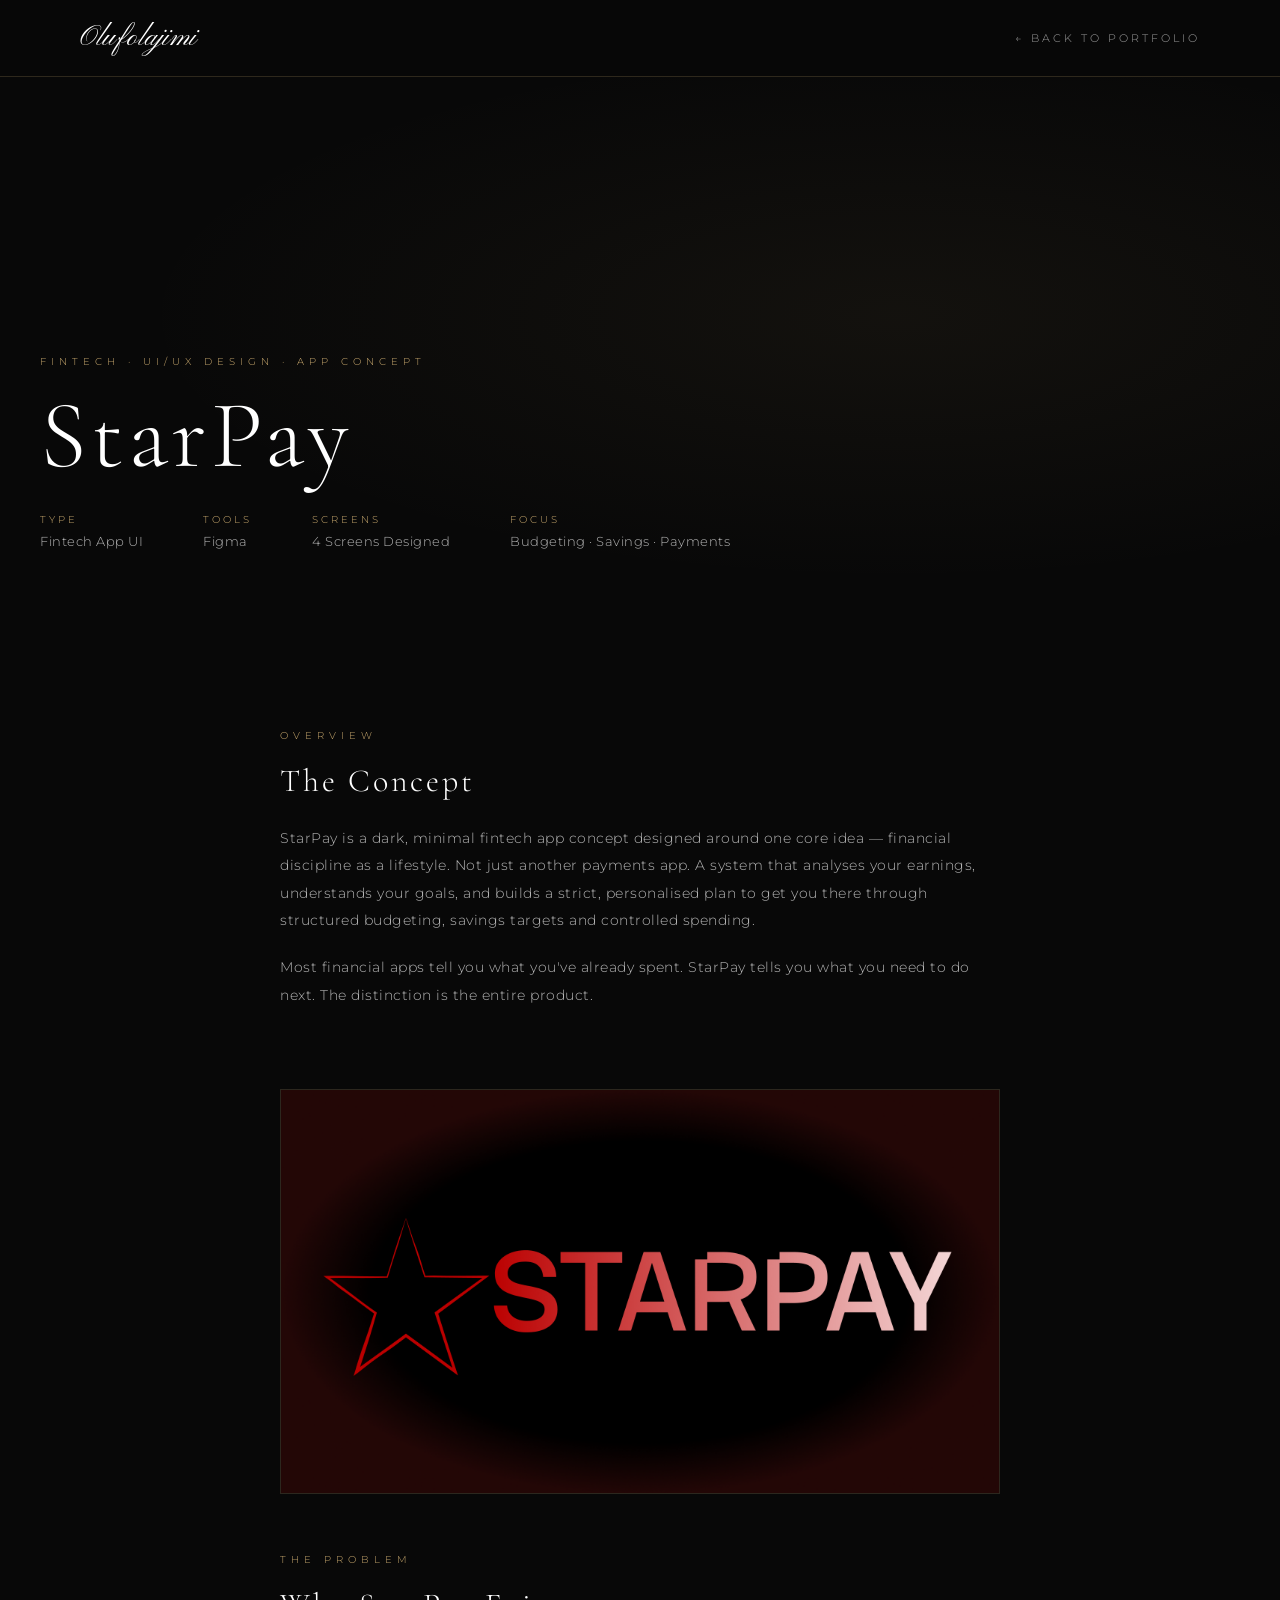
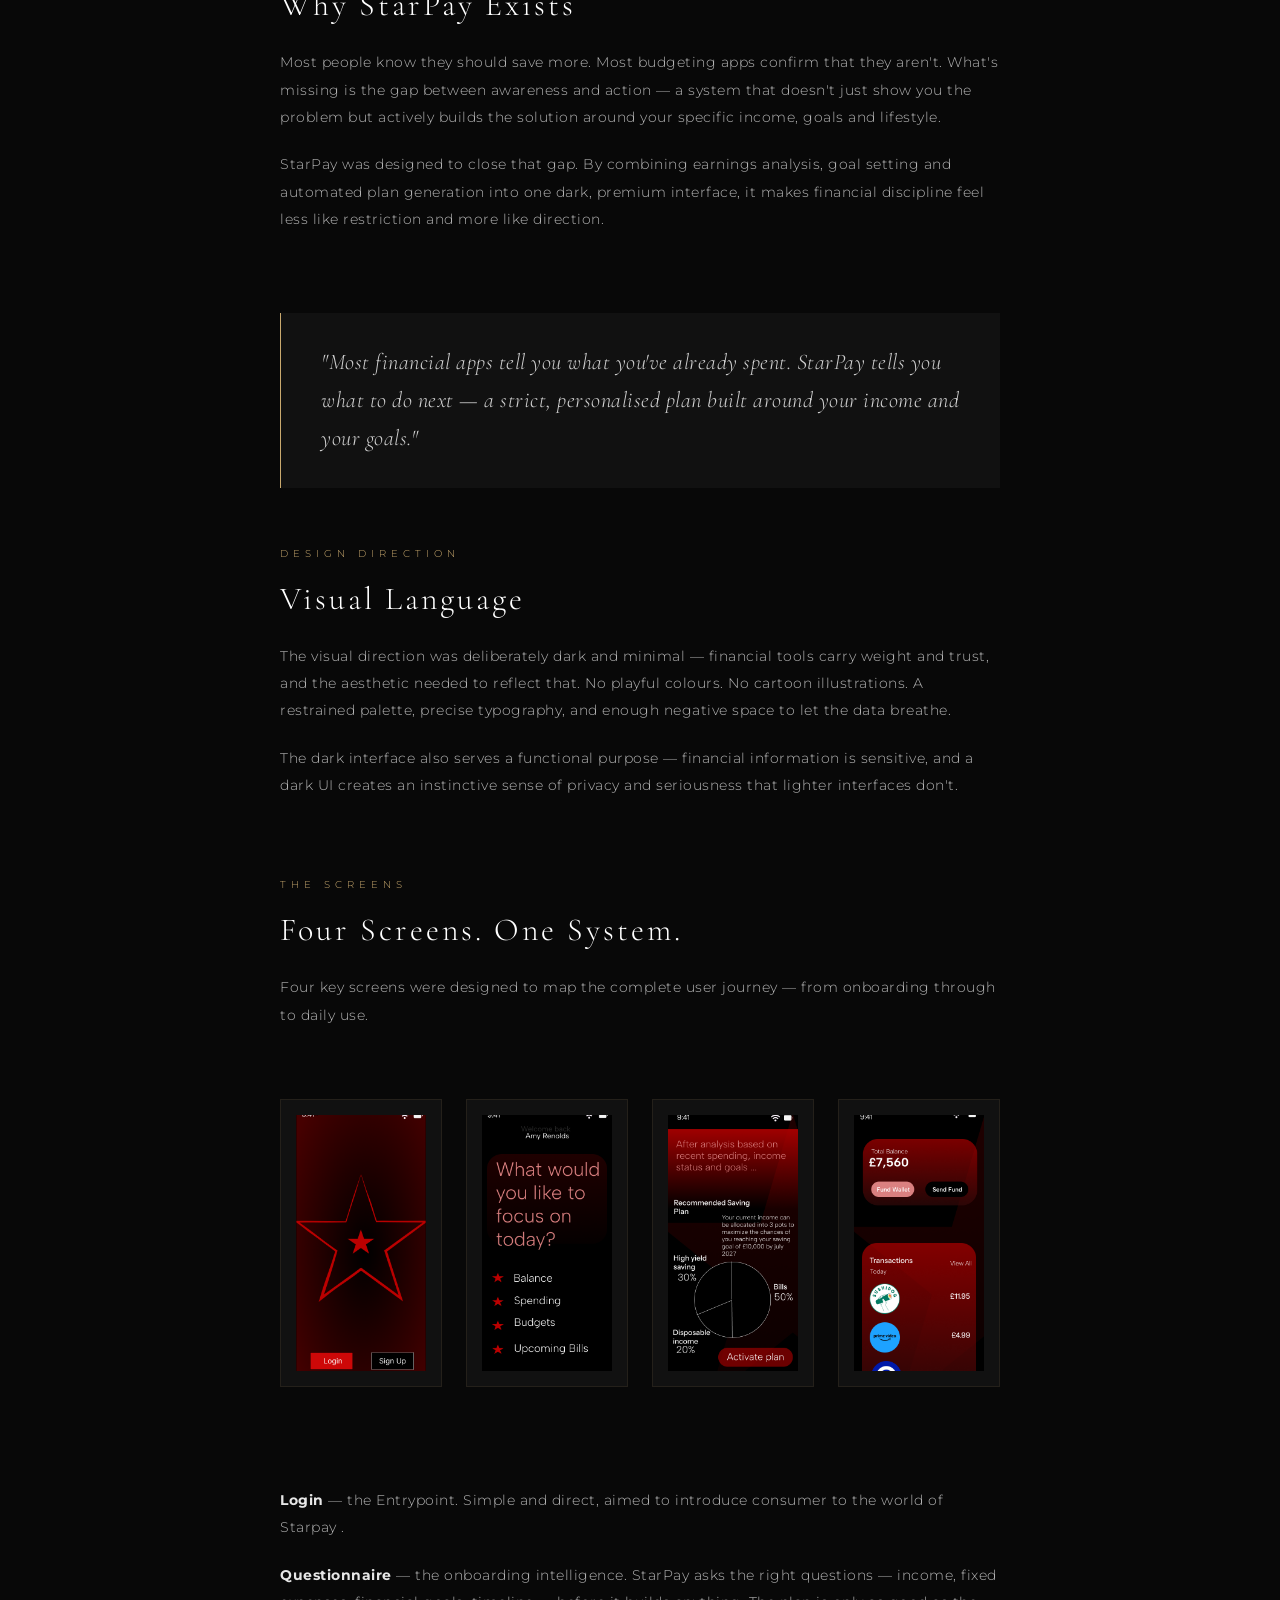
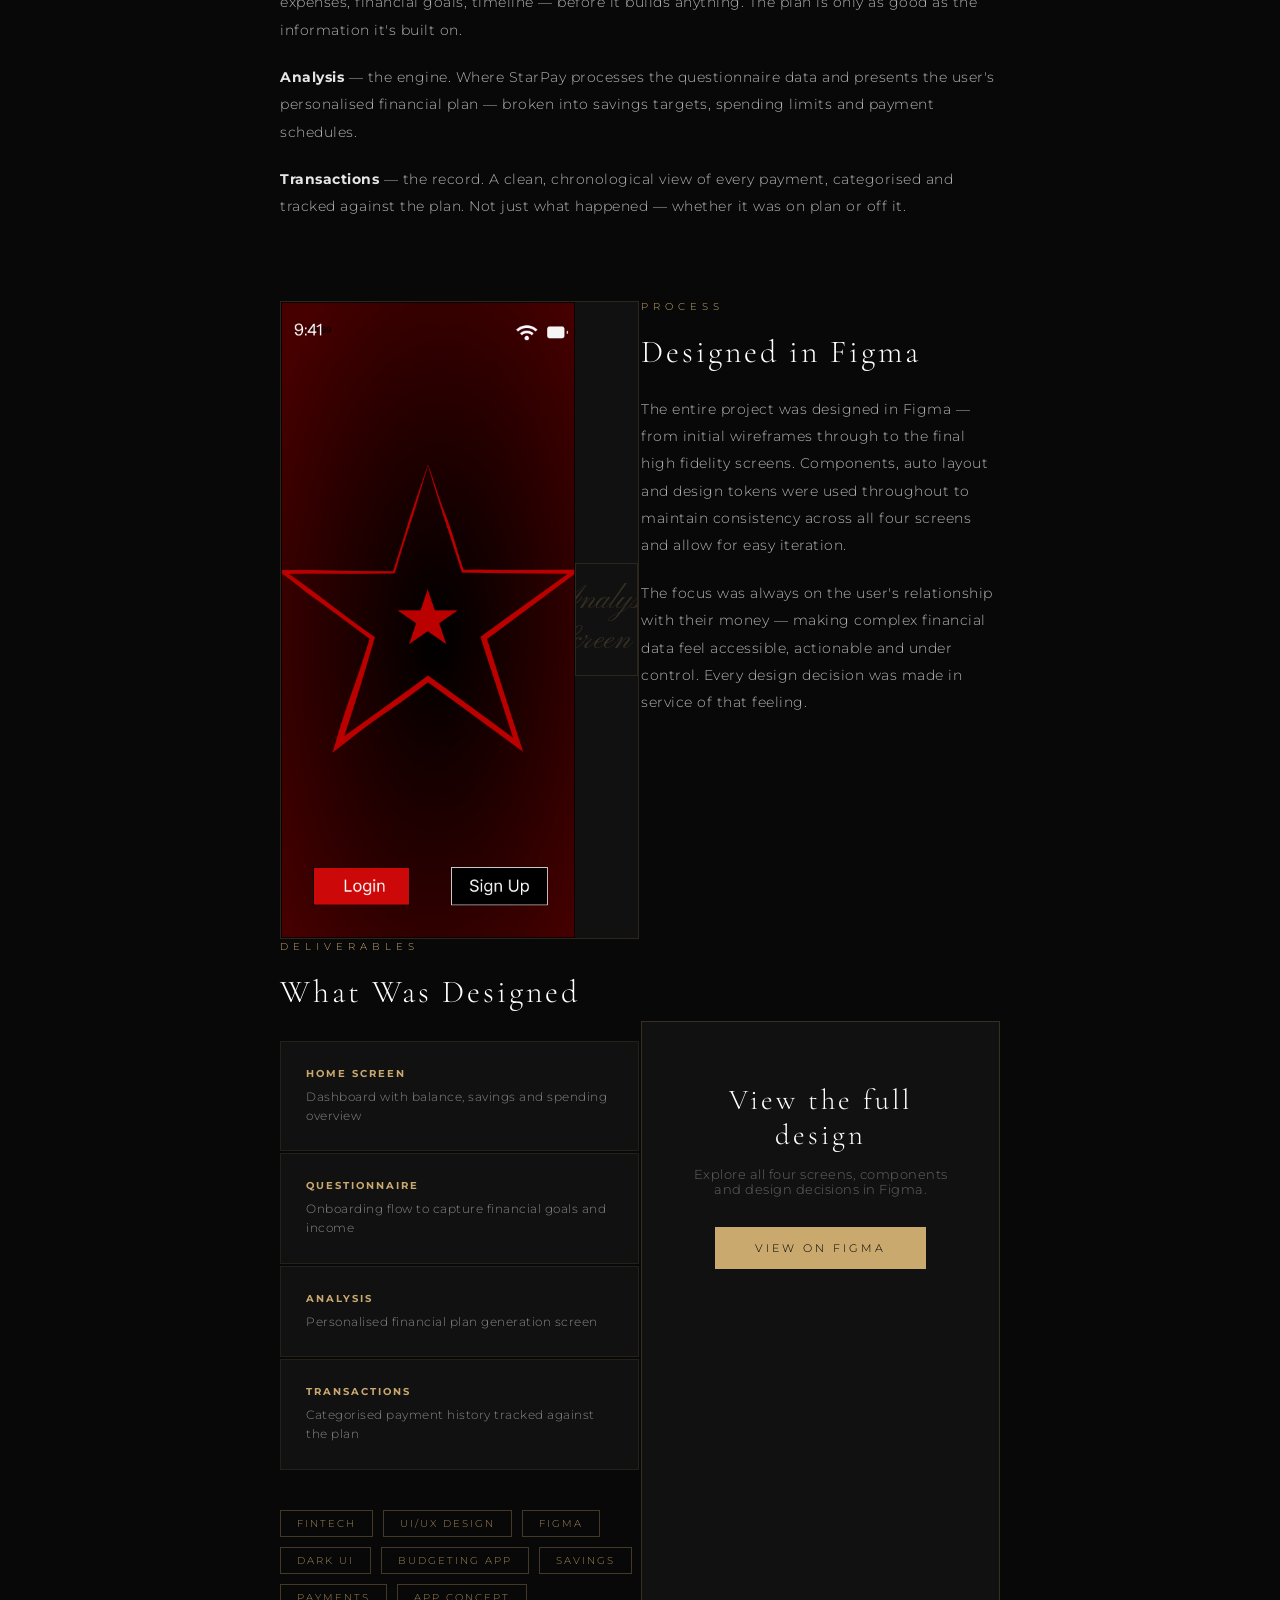
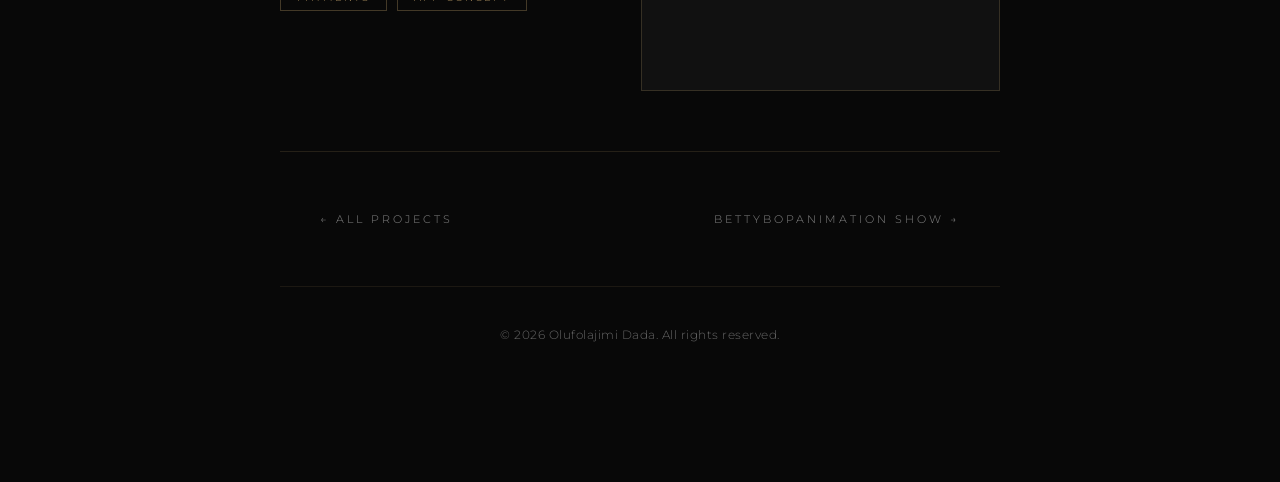
<file: starpay.html>
<!DOCTYPE html>
<html lang="en">
<head>
    <meta charset="UTF-8">
    <meta name="viewport" content="width=device-width, initial-scale=1.0">
    <title>StarPay — Case Study | Olufolajimi Dada</title>
    <link href="https://fonts.googleapis.com/css2?family=Pinyon+Script&family=Cormorant+Garamond:ital,wght@0,300;0,400;1,300;1,400&family=Montserrat:wght@200;300;400&display=swap" rel="stylesheet">
    <style>
        * { margin: 0; padding: 0; box-sizing: border-box; }

        :root {
            --black: #080808;
            --dark: #0d0d0d;
            --dark2: #111111;
            --gold: #c9a96e;
            --white: #ffffff;
            --gray: #666666;
        }

        html { scroll-behavior: smooth; }

        body {
            font-family: 'Montserrat', sans-serif;
            background: var(--black);
            color: var(--white);
            font-weight: 300;
            letter-spacing: 0.5px;
        }

        .navbar {
            position: fixed;
            top: 0;
            width: 100%;
            background: rgba(8,8,8,0.95);
            backdrop-filter: blur(20px);
            z-index: 1000;
            border-bottom: 1px solid rgba(201,169,110,0.2);
        }

        .nav-container {
            max-width: 1200px;
            margin: 0 auto;
            padding: 20px 40px;
            display: flex;
            justify-content: space-between;
            align-items: center;
        }

        .nav-logo {
            font-family: 'Pinyon Script', cursive;
            font-size: 1.8rem;
            color: var(--white);
            text-decoration: none;
        }

        .nav-back {
            font-size: 0.7rem;
            letter-spacing: 3px;
            text-transform: uppercase;
            color: rgba(255,255,255,0.6);
            text-decoration: none;
            transition: color 0.3s;
        }

        .nav-back:hover { color: var(--gold); }

        .case-hero {
            min-height: 70vh;
            display: flex;
            align-items: flex-end;
            padding: 140px 40px 80px;
            background: var(--black);
            position: relative;
            overflow: hidden;
        }

        .case-hero::before {
            content: '';
            position: absolute;
            top: 0; left: 0;
            width: 100%; height: 100%;
            background: radial-gradient(ellipse at 70% 50%, rgba(201,169,110,0.06) 0%, transparent 60%);
        }

        .hero-content {
            position: relative;
            z-index: 1;
            max-width: 1200px;
            margin: 0 auto;
            width: 100%;
        }

        .case-tag {
            font-size: 0.65rem;
            letter-spacing: 5px;
            color: var(--gold);
            text-transform: uppercase;
            margin-bottom: 20px;
            display: block;
        }

        .case-title {
            font-family: 'Cormorant Garamond', serif;
            font-size: clamp(3rem, 8vw, 6rem);
            font-weight: 300;
            letter-spacing: 4px;
            line-height: 1;
            margin-bottom: 30px;
        }

        .case-meta {
            display: flex;
            gap: 60px;
            flex-wrap: wrap;
        }

        .meta-label {
            font-size: 0.6rem;
            letter-spacing: 3px;
            color: var(--gold);
            text-transform: uppercase;
            display: block;
            margin-bottom: 6px;
        }

        .meta-value {
            font-size: 0.8rem;
            color: rgba(255,255,255,0.7);
        }

        .case-content {
            max-width: 800px;
            margin: 0 auto;
            padding: 100px 40px;
        }

        .case-section { margin-bottom: 80px; }

        .case-section-label {
            font-size: 0.6rem;
            letter-spacing: 5px;
            color: var(--gold);
            text-transform: uppercase;
            display: block;
            margin-bottom: 20px;
        }

        .case-section h2 {
            font-family: 'Cormorant Garamond', serif;
            font-size: 2rem;
            font-weight: 300;
            letter-spacing: 3px;
            margin-bottom: 25px;
        }

        .case-section p {
            font-size: 0.9rem;
            color: rgba(255,255,255,0.7);
            line-height: 1.9;
            margin-bottom: 20px;
        }

        .case-section p:last-child { margin-bottom: 0; }

        .case-image {
            width: 100%;
            aspect-ratio: 16/9;
            background: var(--dark2);
            border: 1px solid rgba(201,169,110,0.15);
            display: flex;
            align-items: center;
            justify-content: center;
            margin: 60px 0;
            overflow: hidden;
        }

        .case-image img {
            width: 100%;
            height: 100%;
            object-fit: cover;
        }

        .case-image-placeholder {
            font-family: 'Pinyon Script', cursive;
            font-size: 2rem;
            color: rgba(201,169,110,0.2);
        }

        .case-image-grid {
            display: grid;
            grid-template-columns: 1fr 1fr;
            gap: 2px;
            margin: 60px 0;
        }

        .case-image-grid .case-image {
            margin: 0;
            aspect-ratio: 9/16;
        }

        .case-quote {
            border-left: 1px solid var(--gold);
            padding: 30px 40px;
            margin: 60px 0;
            background: var(--dark2);
        }

        .case-quote p {
            font-family: 'Cormorant Garamond', serif;
            font-size: 1.4rem;
            font-style: italic;
            color: rgba(255,255,255,0.8);
            line-height: 1.7;
            margin: 0;
        }

        .screens-grid {
            display: grid;
            grid-template-columns: repeat(4, 1fr);
            gap: 24px;
            margin: 70px 0 100px;
        }

        .screen-item {
            background: var(--dark2);
            border: 1px solid rgba(201,169,110,0.1);
            aspect-ratio: 9/16;
            display: flex;
            flex-direction: column;
            align-items: center;
            justify-content: flex-end;
            padding: 15px;
            overflow: hidden;
        }

        .screen-item img {
            width: 100%;
            height: 100%;
            object-fit: cover;
            position: relative;
            top: 0; left: 0;
        }

        .screen-label {
            font-size: 0.6rem;
            letter-spacing: 2px;
            color: var(--gold);
            text-transform: uppercase;
            position: relative;
            z-index: 1;
        }

        .deliverables-grid {
            display: grid;
            grid-template-columns: repeat(auto-fit, minmax(180px, 1fr));
            gap: 2px;
            margin-top: 30px;
        }

        .deliverable-item {
            background: var(--dark2);
            border: 1px solid rgba(201,169,110,0.1);
            padding: 25px;
        }

        .deliverable-item h4 {
            font-size: 0.65rem;
            letter-spacing: 2px;
            color: var(--gold);
            text-transform: uppercase;
            margin-bottom: 8px;
        }

        .deliverable-item p {
            font-size: 0.78rem;
            color: rgba(255,255,255,0.5);
            margin: 0;
            line-height: 1.5;
        }

        .case-tags {
            display: flex;
            gap: 10px;
            flex-wrap: wrap;
            margin-top: 40px;
        }

        .case-tag-pill {
            padding: 6px 16px;
            border: 1px solid rgba(201,169,110,0.3);
            font-size: 0.65rem;
            letter-spacing: 2px;
            text-transform: uppercase;
            color: rgba(201,169,110,0.8);
        }

        .figma-cta {
            background: var(--dark2);
            border: 1px solid rgba(201,169,110,0.2);
            padding: 60px 40px;
            text-align: center;
            margin: 80px 0 0;
        }

        .figma-cta h3 {
            font-family: 'Cormorant Garamond', serif;
            font-size: 1.8rem;
            font-weight: 300;
            letter-spacing: 3px;
            margin-bottom: 15px;
        }

        .figma-cta p {
            font-size: 0.8rem;
            color: var(--gray);
            margin-bottom: 30px;
        }

        .btn {
            padding: 14px 40px;
            font-size: 0.7rem;
            letter-spacing: 3px;
            text-transform: uppercase;
            text-decoration: none;
            transition: all 0.3s;
            font-family: 'Montserrat', sans-serif;
            display: inline-block;
        }

        .btn-primary { background: var(--gold); color: #000; }
        .btn-primary:hover { background: var(--white); }
        .btn-secondary { background: transparent; color: var(--white); border: 1px solid rgba(255,255,255,0.3); }
        .btn-secondary:hover { border-color: var(--gold); color: var(--gold); }

        .project-nav {
            display: flex;
            justify-content: space-between;
            align-items: center;
            padding: 60px 40px;
            max-width: 1200px;
            margin: 0 auto;
            border-top: 1px solid rgba(201,169,110,0.15);
        }

        .project-nav a {
            text-decoration: none;
            color: rgba(255,255,255,0.5);
            font-size: 0.7rem;
            letter-spacing: 3px;
            text-transform: uppercase;
            transition: color 0.3s;
        }

        .project-nav a:hover { color: var(--gold); }

        .footer {
            background: var(--black);
            padding: 40px;
            text-align: center;
            border-top: 1px solid rgba(201,169,110,0.1);
        }

        .footer p { font-size: 0.75rem; color: var(--gray); }

        @media (max-width: 768px) {
            .case-content { padding: 60px 25px; }
            .case-hero { padding: 120px 25px 60px; }
            .case-meta { gap: 30px; }
            .case-image-grid { grid-template-columns: 1fr; }
            .screens-grid { grid-template-columns: repeat(2, 1fr); }
            .nav-container { padding: 18px 25px; }
        }
    </style>
</head>
<body>

    <nav class="navbar">
        <div class="nav-container">
            <a href="index.html" class="nav-logo">Olufolajimi</a>
            <a href="index.html" class="nav-back">← Back to Portfolio</a>
        </div>
    </nav>

    <section class="case-hero">
        <div class="hero-content">
            <span class="case-tag">Fintech · UI/UX Design · App Concept</span>
            <h1 class="case-title">StarPay</h1>
            <div class="case-meta">
                <div class="meta-item">
                    <span class="meta-label">Type</span>
                    <span class="meta-value">Fintech App UI</span>
                </div>
                <div class="meta-item">
                    <span class="meta-label">Tools</span>
                    <span class="meta-value">Figma</span>
                </div>
                <div class="meta-item">
                    <span class="meta-label">Screens</span>
                    <span class="meta-value">4 Screens Designed</span>
                </div>
                <div class="meta-item">
                    <span class="meta-label">Focus</span>
                    <span class="meta-value">Budgeting · Savings · Payments</span>
                </div>
            </div>
        </div>
    </section>

    <div class="case-content">

        <div class="case-section">
            <span class="case-section-label">Overview</span>
            <h2>The Concept</h2>
            <p>StarPay is a dark, minimal fintech app concept designed around one core idea — financial discipline as a lifestyle. Not just another payments app. A system that analyses your earnings, understands your goals, and builds a strict, personalised plan to get you there through structured budgeting, savings targets and controlled spending.</p>
            <p>Most financial apps tell you what you've already spent. StarPay tells you what you need to do next. The distinction is the entire product.</p>
        </div>

        <div class="case-image">
            <img src="images/starpay.png" alt="StarPayLogo">
        </div>

        <div class="case-section">
            <span class="case-section-label">The Problem</span>
            <h2>Why StarPay Exists</h2>
            <p>Most people know they should save more. Most budgeting apps confirm that they aren't. What's missing is the gap between awareness and action — a system that doesn't just show you the problem but actively builds the solution around your specific income, goals and lifestyle.</p>
            <p>StarPay was designed to close that gap. By combining earnings analysis, goal setting and automated plan generation into one dark, premium interface, it makes financial discipline feel less like restriction and more like direction.</p>
        </div>

        <div class="case-quote">
            <p>"Most financial apps tell you what you've already spent. StarPay tells you what to do next — a strict, personalised plan built around your income and your goals."</p>
        </div>

        <div class="case-section">
            <span class="case-section-label">Design Direction</span>
            <h2>Visual Language</h2>
            <p>The visual direction was deliberately dark and minimal — financial tools carry weight and trust, and the aesthetic needed to reflect that. No playful colours. No cartoon illustrations. A restrained palette, precise typography, and enough negative space to let the data breathe.</p>
            <p>The dark interface also serves a functional purpose — financial information is sensitive, and a dark UI creates an instinctive sense of privacy and seriousness that lighter interfaces don't.</p>
        </div>

        <div class="case-section">
            <span class="case-section-label">The Screens</span>
            <h2>Four Screens. One System.</h2>
            <p>Four key screens were designed to map the complete user journey — from onboarding through to daily use.</p>

            <div class="screens-grid">
                <div class="screen-item">
                    <img src="images/starpaylogin.png" alt="Home page">
                </div>
                <div class="screen-item">
                    <img src="images/starpayquestionnare.png" alt="Questionnaire">
                </div>
                <div class="screen-item">
                    <img src="images/starpayanalysis.png" alt="Analysis">
                </div>
                <div class="screen-item">
                    <img src="images/starpaytransaction.png" alt="Transactions">
                </div>
            </div>

            <p><strong style="color:rgba(255,255,255,0.9);">Login</strong> — the Entrypoint. Simple and direct, aimed to introduce consumer to the world of Starpay .</p>
            <p><strong style="color:rgba(255,255,255,0.9);">Questionnaire</strong> — the onboarding intelligence. StarPay asks the right questions — income, fixed expenses, financial goals, timeline — before it builds anything. The plan is only as good as the information it's built on.</p>
            <p><strong style="color:rgba(255,255,255,0.9);">Analysis</strong> — the engine. Where StarPay processes the questionnaire data and presents the user's personalised financial plan — broken into savings targets, spending limits and payment schedules.</p>
            <p><strong style="color:rgba(255,255,255,0.9);">Transactions</strong> — the record. A clean, chronological view of every payment, categorised and tracked against the plan. Not just what happened — whether it was on plan or off it.</p>
        </div>

        <div class="case-image-grid">
            <div class="case-image">
                <img src="images/starpaylogin.png" alt="Home page"
            </div>
            <div class="case-image">
                <span class="case-image-placeholder">Analysis Screen</span>
            </div>
        </div>

        <div class="case-section">
            <span class="case-section-label">Process</span>
            <h2>Designed in Figma</h2>
            <p>The entire project was designed in Figma — from initial wireframes through to the final high fidelity screens. Components, auto layout and design tokens were used throughout to maintain consistency across all four screens and allow for easy iteration.</p>
            <p>The focus was always on the user's relationship with their money — making complex financial data feel accessible, actionable and under control. Every design decision was made in service of that feeling.</p>
        </div>

        <div class="case-section">
            <span class="case-section-label">Deliverables</span>
            <h2>What Was Designed</h2>
            <div class="deliverables-grid">
                <div class="deliverable-item">
                    <h4>Home Screen</h4>
                    <p>Dashboard with balance, savings and spending overview</p>
                </div>
                <div class="deliverable-item">
                    <h4>Questionnaire</h4>
                    <p>Onboarding flow to capture financial goals and income</p>
                </div>
                <div class="deliverable-item">
                    <h4>Analysis</h4>
                    <p>Personalised financial plan generation screen</p>
                </div>
                <div class="deliverable-item">
                    <h4>Transactions</h4>
                    <p>Categorised payment history tracked against the plan</p>
                </div>
            </div>

            <div class="case-tags">
                <span class="case-tag-pill">Fintech</span>
                <span class="case-tag-pill">UI/UX Design</span>
                <span class="case-tag-pill">Figma</span>
                <span class="case-tag-pill">Dark UI</span>
                <span class="case-tag-pill">Budgeting App</span>
                <span class="case-tag-pill">Savings</span>
                <span class="case-tag-pill">Payments</span>
                <span class="case-tag-pill">App Concept</span>
            </div>
        </div>

        <div class="figma-cta">
            <h3>View the full design</h3>
            <p>Explore all four screens, components and design decisions in Figma.</p>
            <a href="https://www.figma.com/design/GEGeTOE3bUpBUYyjX4qnpM/Olufolajimi%E2%80%99s-App-concepts--UI-Design?node-id=0-1&t=OkRr3JHiiEPYMitb-1" class="btn btn-primary" target="_blank">View on Figma</a>
        </div>

    </div>

    <div class="project-nav">
        <a href="index.html">← All Projects</a>
        <a href="bettybop-animation.html">BettybopAnimation Show →</a>
    </div>

    <footer class="footer">
        <p>&copy; 2026 Olufolajimi Dada. All rights reserved.</p>
    </footer>

</body>
</html>
</file>
<file: style.css>
/* =========================================================
   Bopstar — Fola Dada Portfolio
   Dark editorial theme — Apple-dark-mode precision
   meets fashion-plate restraint
   ========================================================= */

:root{
    --bg:#0A0A0C;
    --panel:#131215;
    --panel-2:#1B1A1E;
    --line:#2A2930;
    --ink:#F4F3F1;
    --ink-soft:#9B98A0;
    --garnet:#8E2436;
    --radius:2px;
}

*{
    margin:0;
    padding:0;
    box-sizing:border-box;
}

html{
    scroll-behavior:smooth;
}

body{
    background:var(--bg);
    color:var(--ink);
    font-family:"Inter", sans-serif;
    font-weight:300;
    line-height:1.65;
    -webkit-font-smoothing:antialiased;
    overflow-x:hidden;
}

h1, h2, h3{
    font-family:"Bodoni Moda", serif;
    font-weight:500;
    letter-spacing:-0.01em;
    color:var(--ink);
}

a{
    color:inherit;
    text-decoration:none;
}

img{
    max-width:100%;
    display:block;
}

section{
    padding:150px 8vw;
    opacity:0;
    transform:translateY(26px);
    transition:opacity .9s ease, transform .9s ease;
}

section.show{
    opacity:1;
    transform:translateY(0);
}

@media (prefers-reduced-motion: reduce){
    section{
        opacity:1;
        transform:none;
        transition:none;
    }
    html{
        scroll-behavior:auto;
    }
}

.btn{
    display:inline-block;
    padding:17px 38px;
    border-radius:100px;
    background:var(--ink);
    color:#0A0A0C;
    font-family:"Inter", sans-serif;
    font-weight:500;
    font-size:.78rem;
    letter-spacing:.16em;
    text-transform:uppercase;
    border:1px solid var(--ink);
    cursor:pointer;
    transition:background .3s ease, color .3s ease, opacity .3s ease;
}

.btn:hover{
    background:transparent;
    color:var(--ink);
}

/* ================= NAVIGATION ================= */

header{
    position:fixed;
    top:0;
    left:0;
    right:0;
    z-index:100;
    background:rgba(10, 10, 12, .78);
    backdrop-filter:blur(16px) saturate(160%);
    border-bottom:1px solid var(--line);
}

.navbar{
    display:flex;
    align-items:center;
    justify-content:space-between;
    padding:24px 8vw;
}

.logo{
    font-family:"Bodoni Moda", serif;
    font-weight:600;
    font-size:1.15rem;
    letter-spacing:.22em;
    color:var(--ink);
}

.nav-links{
    list-style:none;
    display:flex;
    gap:42px;
}

.nav-links a{
    font-size:.72rem;
    letter-spacing:.14em;
    text-transform:uppercase;
    color:var(--ink-soft);
    position:relative;
    padding-bottom:4px;
    transition:color .3s ease;
}

.nav-links a::after{
    content:"";
    position:absolute;
    left:0;
    bottom:0;
    width:0;
    height:1px;
    background:var(--ink);
    transition:width .3s ease;
}

.nav-links a:hover,
.nav-links a.active{
    color:var(--ink);
}

.nav-links a:hover::after,
.nav-links a.active::after{
    width:100%;
}

@media (max-width:720px){
    .navbar{
        flex-direction:column;
        gap:16px;
        padding:20px 6vw;
    }
    .nav-links{
        gap:24px;
        flex-wrap:wrap;
        justify-content:center;
    }
}

/* ================= HERO ================= */

.hero{
    min-height:100vh;
    display:flex;
    align-items:center;
    justify-content:space-between;
    gap:80px;
    padding-top:170px;
    position:relative;
}

.hero::after{
    content:"";
    position:absolute;
    inset:0;
    background:radial-gradient(ellipse 900px 500px at 15% 100%, rgba(142, 36, 54, .10), transparent 70%);
    pointer-events:none;
    z-index:-1;
}

.hero-text{
    max-width:580px;
}

.hero .intro{
    color:var(--ink-soft);
    font-size:.72rem;
    letter-spacing:.32em;
    text-transform:uppercase;
    margin-bottom:26px;
}

.hero h1{
    font-size:clamp(3.2rem, 7vw, 5.8rem);
    line-height:.98;
    margin-bottom:22px;
    font-style:italic;
}

.hero h2{
    font-family:"Inter", sans-serif;
    font-size:.85rem;
    font-weight:400;
    letter-spacing:.1em;
    text-transform:uppercase;
    color:var(--ink-soft);
    margin-bottom:34px;
}

.hero-description{
    color:var(--ink-soft);
    font-weight:300;
    font-size:1.05rem;
    line-height:1.85;
    margin-bottom:44px;
    max-width:460px;
}

.hero-image{
    flex:none;
    width:min(34vw, 400px);
    overflow:hidden;
    background:var(--panel);
    border:1px solid var(--line);
    aspect-ratio:4/5;
}

.hero-image img{
    width:100%;
    height:100%;
    object-fit:cover;
    filter:grayscale(.15) contrast(1.05);
}

@media (max-width:900px){
    .hero{
        flex-direction:column-reverse;
        text-align:center;
        padding-top:160px;
    }
    .hero-text{
        max-width:100%;
    }
    .hero-description{
        margin-left:auto;
        margin-right:auto;
    }
    .hero-image{
        width:min(72vw, 340px);
    }
}

/* ================= SECTION EYEBROWS (numbered, editorial) ================= */

.about h2,
.skills h2,
.projects h2,
.contact h2{
    text-align:center;
    font-size:clamp(2rem, 4.2vw, 2.9rem);
    font-style:italic;
    position:relative;
    padding-top:38px;
}

.about h2::before,
.skills h2::before,
.projects h2::before,
.contact h2::before{
    position:absolute;
    top:0;
    left:50%;
    transform:translateX(-50%);
    font-family:"Inter", sans-serif;
    font-style:normal;
    font-size:.7rem;
    font-weight:500;
    letter-spacing:.34em;
    color:var(--ink-soft);
    text-transform:uppercase;
}

.about h2::before{ content:"N\00B0 01 — About"; }
.skills h2::before{ content:"N\00B0 02 — Capabilities"; }
.projects h2::before{ content:"N\00B0 03 — Collection"; }
.contact h2::before{ content:"N\00B0 04 — Contact"; }

/* ================= ABOUT ================= */

.about{
    background:var(--panel);
    border-top:1px solid var(--line);
    border-bottom:1px solid var(--line);
    text-align:center;
}

.about p{
    max-width:640px;
    margin:34px auto 0;
    color:var(--ink-soft);
    font-weight:300;
    font-size:1.1rem;
    line-height:1.85;
}

/* ================= SKILLS ================= */

.skills h2{
    margin-bottom:64px;
}

.skills-container{
    display:grid;
    grid-template-columns:repeat(3, 1fr);
    gap:1px;
    max-width:1080px;
    margin:0 auto;
    background:var(--line);
    border:1px solid var(--line);
}

.skill-card{
    background:var(--bg);
    padding:40px 34px;
    transition:background .35s ease;
}

.skill-card:hover{
    background:var(--panel);
}

.skill-card h3{
    font-family:"Inter", sans-serif;
    font-size:.72rem;
    font-weight:600;
    letter-spacing:.2em;
    text-transform:uppercase;
    color:var(--ink);
    margin-bottom:22px;
    padding-bottom:16px;
    border-bottom:1px solid var(--line);
}

.skill-card p{
    color:var(--ink-soft);
    font-weight:300;
    font-size:.95rem;
    padding:7px 0;
}

@media (max-width:760px){
    .skills-container{
        grid-template-columns:1fr;
    }
}

/* ================= PROJECTS ================= */

.projects h2{
    margin-bottom:70px;
}

.project-grid{
    display:grid;
    grid-template-columns:repeat(2, 1fr);
    gap:1px;
    max-width:1080px;
    margin:0 auto;
    background:var(--line);
    counter-reset:plate;
}

.project-card{
    background:var(--bg);
    overflow:hidden;
    position:relative;
    counter-increment:plate;
    display:block;
    cursor:pointer;
}

.project-card img{
    width:100%;
    aspect-ratio:4/5;
    object-fit:cover;
    object-position:top center;
    filter:grayscale(.2) contrast(1.05);
    transition:transform .7s ease, filter .5s ease;
}

.project-card:hover img{
    transform:scale(1.03);
    filter:grayscale(0) contrast(1.05);
}

.project-card h3{
    display:flex;
    align-items:baseline;
    gap:14px;
    font-size:1.3rem;
    font-style:italic;
    padding:28px 30px 0;
}

.project-card h3::before{
    content:"Plate " counter(plate, decimal-leading-zero);
    font-family:"Inter", sans-serif;
    font-style:normal;
    font-size:.68rem;
    font-weight:500;
    letter-spacing:.12em;
    text-transform:uppercase;
    color:var(--garnet);
    white-space:nowrap;
}

.project-card p{
    color:var(--ink-soft);
    font-weight:300;
    font-size:.94rem;
    line-height:1.7;
    padding:12px 30px 30px;
}

@media (max-width:760px){
    .project-grid{
        grid-template-columns:1fr;
    }
}

/* ================= CONTACT ================= */

.contact{
    text-align:center;
    background:var(--panel);
    border-top:1px solid var(--line);
}

.contact h2{
    margin-bottom:24px;
}

.contact p{
    color:var(--ink-soft);
    font-weight:300;
    max-width:460px;
    margin:0 auto 40px;
    font-size:1.02rem;
    line-height:1.8;
}

/* ================= FOOTER ================= */

footer{
    padding:34px 8vw;
    text-align:center;
    background:var(--bg);
    border-top:1px solid var(--line);
    color:var(--ink-soft);
    font-size:.72rem;
    letter-spacing:.08em;
    text-transform:uppercase;
}

/* ================= BACK TO TOP BUTTON ================= */

.top-btn{
    position:fixed;
    bottom:28px;
    right:28px;
    width:44px;
    height:44px;
    border-radius:50%;
    border:1px solid var(--line);
    background:var(--panel);
    color:var(--ink);
    font-size:1.1rem;
    cursor:pointer;
    display:none;
    align-items:center;
    justify-content:center;
    z-index:90;
    transition:border-color .25s ease, background .25s ease, transform .25s ease;
}

.top-btn:hover{
    border-color:var(--ink);
    background:var(--ink);
    color:var(--bg);
    transform:translateY(-3px);
}
</file>
<file: case-study.css>
/* =========================================================
   Case Study Extension — inherits variables from style.css
   ========================================================= */

/* ================= HERO ================= */

.cs-hero{
    min-height:70vh;
    display:flex;
    flex-direction:column;
    align-items:center;
    justify-content:center;
    text-align:center;
    padding:200px 8vw 100px;
    position:relative;
    opacity:1;
    transform:none;
}

.cs-hero::after{
    content:"";
    position:absolute;
    inset:0;
    background:radial-gradient(ellipse 900px 500px at 50% 0%, rgba(1, 1, 214, .12), transparent 70%);
    pointer-events:none;
    z-index:-1;
}

.cs-eyebrow{
    font-family:"Inter", sans-serif;
    font-size:.7rem;
    font-weight:500;
    letter-spacing:.34em;
    text-transform:uppercase;
    color:var(--ink-soft);
    margin-bottom:26px;
}

.cs-hero h1{
    font-size:clamp(3rem, 7vw, 5.4rem);
    font-style:italic;
    line-height:1;
    margin-bottom:26px;
}

.cs-hero h1 em{
    color:#8C8CF0;
}

.cs-subtitle{
    max-width:560px;
    color:var(--ink-soft);
    font-weight:300;
    font-size:1.05rem;
    line-height:1.85;
    margin-bottom:40px;
}

.cs-tags{
    display:flex;
    flex-wrap:wrap;
    justify-content:center;
    gap:12px;
    margin-bottom:56px;
}

.cs-tags span{
    font-family:"Inter", sans-serif;
    font-size:.68rem;
    font-weight:500;
    letter-spacing:.12em;
    text-transform:uppercase;
    color:var(--ink-soft);
    border:1px solid var(--line);
    padding:9px 18px;
    border-radius:100px;
}

.cs-palette{
    display:flex;
    gap:14px;
}

.swatch{
    width:96px;
    height:96px;
    border:1px solid var(--line);
    display:flex;
    align-items:flex-end;
    padding:10px;
}

.swatch span{
    font-family:"Inter", sans-serif;
    font-size:.6rem;
    letter-spacing:.05em;
    color:rgba(255,255,255,.75);
}

.swatch-silver{
    background:linear-gradient(135deg, #d8d8dc, #8a8a90, #c4c4c8);
}

/* ================= CASE STUDY BLOCKS ================= */

.cs-block{
    padding:120px 8vw;
    max-width:1080px;
    margin:0 auto;
}

.cs-block--panel{
    max-width:100%;
    background:var(--panel);
    border-top:1px solid var(--line);
    border-bottom:1px solid var(--line);
}

.cs-block--panel > *{
    max-width:1080px;
    margin-left:auto;
    margin-right:auto;
}

.cs-block-number{
    font-family:"Inter", sans-serif;
    font-size:.7rem;
    font-weight:600;
    letter-spacing:.2em;
    color:var(--garnet);
    margin-bottom:14px;
    text-align:center;
}

.cs-block h2{
    font-size:clamp(1.8rem, 3.6vw, 2.5rem);
    font-style:italic;
    margin-bottom:36px;
    text-align:center;
}

.cs-lede{
    font-family:"Bodoni Moda", serif;
    font-size:1.4rem;
    font-style:italic;
    font-weight:400;
    line-height:1.6;
    color:var(--ink);
    max-width:760px;
    margin:0 auto 30px;
    text-align:center;
}

.cs-body{
    color:var(--ink-soft);
    font-weight:300;
    font-size:1.02rem;
    line-height:1.9;
    max-width:760px;
    margin:0 auto 20px;
    text-align:center;
}

.cs-slogan{
    font-family:"Bodoni Moda", serif;
    font-style:italic;
    font-size:1.2rem;
    color:#8C8CF0;
    margin-top:20px;
    text-align:center;
}

/* ================= THEME GRID ================= */

.cs-theme-grid{
    display:grid;
    grid-template-columns:repeat(4, 1fr);
    gap:1px;
    background:var(--line);
    border:1px solid var(--line);
}

.cs-theme-card{
    background:var(--bg);
    padding:34px 26px;
    transition:background .35s ease;
}

.cs-theme-card:hover{
    background:var(--panel-2);
}

.cs-theme-card h3{
    font-family:"Inter", sans-serif;
    font-size:.78rem;
    font-weight:600;
    letter-spacing:.08em;
    text-transform:uppercase;
    margin-bottom:14px;
}

.cs-theme-card p{
    color:var(--ink-soft);
    font-weight:300;
    font-size:.92rem;
    line-height:1.7;
}

@media (max-width:900px){
    .cs-theme-grid{ grid-template-columns:repeat(2, 1fr); }
}

/* ================= DECISION GRID ================= */

.cs-decision-grid{
    display:grid;
    grid-template-columns:1fr 1fr;
    gap:1px;
    background:var(--line);
    border:1px solid var(--line);
    margin-top:40px;
}

.cs-decision-card{
    background:var(--bg);
    padding:38px 32px;
}

.cs-decision-card--selected{
    background:linear-gradient(180deg, rgba(1,1,214,.08), transparent);
}

.cs-decision-tag{
    font-family:"Inter", sans-serif;
    font-size:.65rem;
    font-weight:600;
    letter-spacing:.16em;
    text-transform:uppercase;
    color:var(--ink-soft);
    margin-bottom:16px;
}

.cs-decision-card--selected .cs-decision-tag{
    color:#8C8CF0;
}

.cs-decision-card h3{
    font-size:1.15rem;
    font-style:italic;
    margin-bottom:14px;
}

.cs-decision-card p{
    color:var(--ink-soft);
    font-weight:300;
    font-size:.92rem;
    line-height:1.75;
}

@media (max-width:760px){
    .cs-decision-grid{ grid-template-columns:1fr; }
}

/* ================= SOCIAL PILLARS ================= */

.cs-social-grid{
    display:grid;
    grid-template-columns:repeat(4, 1fr);
    gap:36px;
}

.cs-pillar-index{
    display:block;
    font-family:"Bodoni Moda", serif;
    font-style:italic;
    font-size:1.6rem;
    color:var(--garnet);
    margin-bottom:14px;
}

.cs-social-pillar h3{
    font-size:1rem;
    font-style:italic;
    margin-bottom:10px;
}

.cs-social-pillar p{
    color:var(--ink-soft);
    font-weight:300;
    font-size:.88rem;
    line-height:1.7;
}

@media (max-width:900px){
    .cs-social-grid{ grid-template-columns:1fr 1fr; }
}
@media (max-width:560px){
    .cs-social-grid{ grid-template-columns:1fr; }
}

/* ================= GALLERY ================= */

.cs-gallery{
    display:grid;
    grid-template-columns:1fr 1fr;
    gap:1px;
    background:var(--line);
    border:1px solid var(--line);
}

.cs-gallery img{
    width:100%;
    aspect-ratio:4/5;
    object-fit:cover;
    filter:grayscale(.1) contrast(1.05);
}

.cs-caption{
    text-align:center;
    color:var(--ink-soft);
    font-size:.8rem;
    font-weight:300;
    margin-top:20px;
}

.cs-gallery--single{
    grid-template-columns:1fr;
    max-width:640px;
    margin:0 auto;
    border:none;
    background:none;
}

.cs-gallery--single img{
    aspect-ratio:auto;
    border:1px solid var(--line);
}

/* ================= FIGMA EMBED ================= */

.cs-figma-embed{
    width:100%;
    max-width:900px;
    margin:0 auto;
    aspect-ratio:16/9;
    border:1px solid var(--line);
    background:var(--panel-2);
}

.cs-figma-embed iframe{
    width:100%;
    height:100%;
    border:none;
}

/* ================= END BLOCK ================= */

.cs-end{
    text-align:center;
    padding:100px 8vw;
}
</file>
